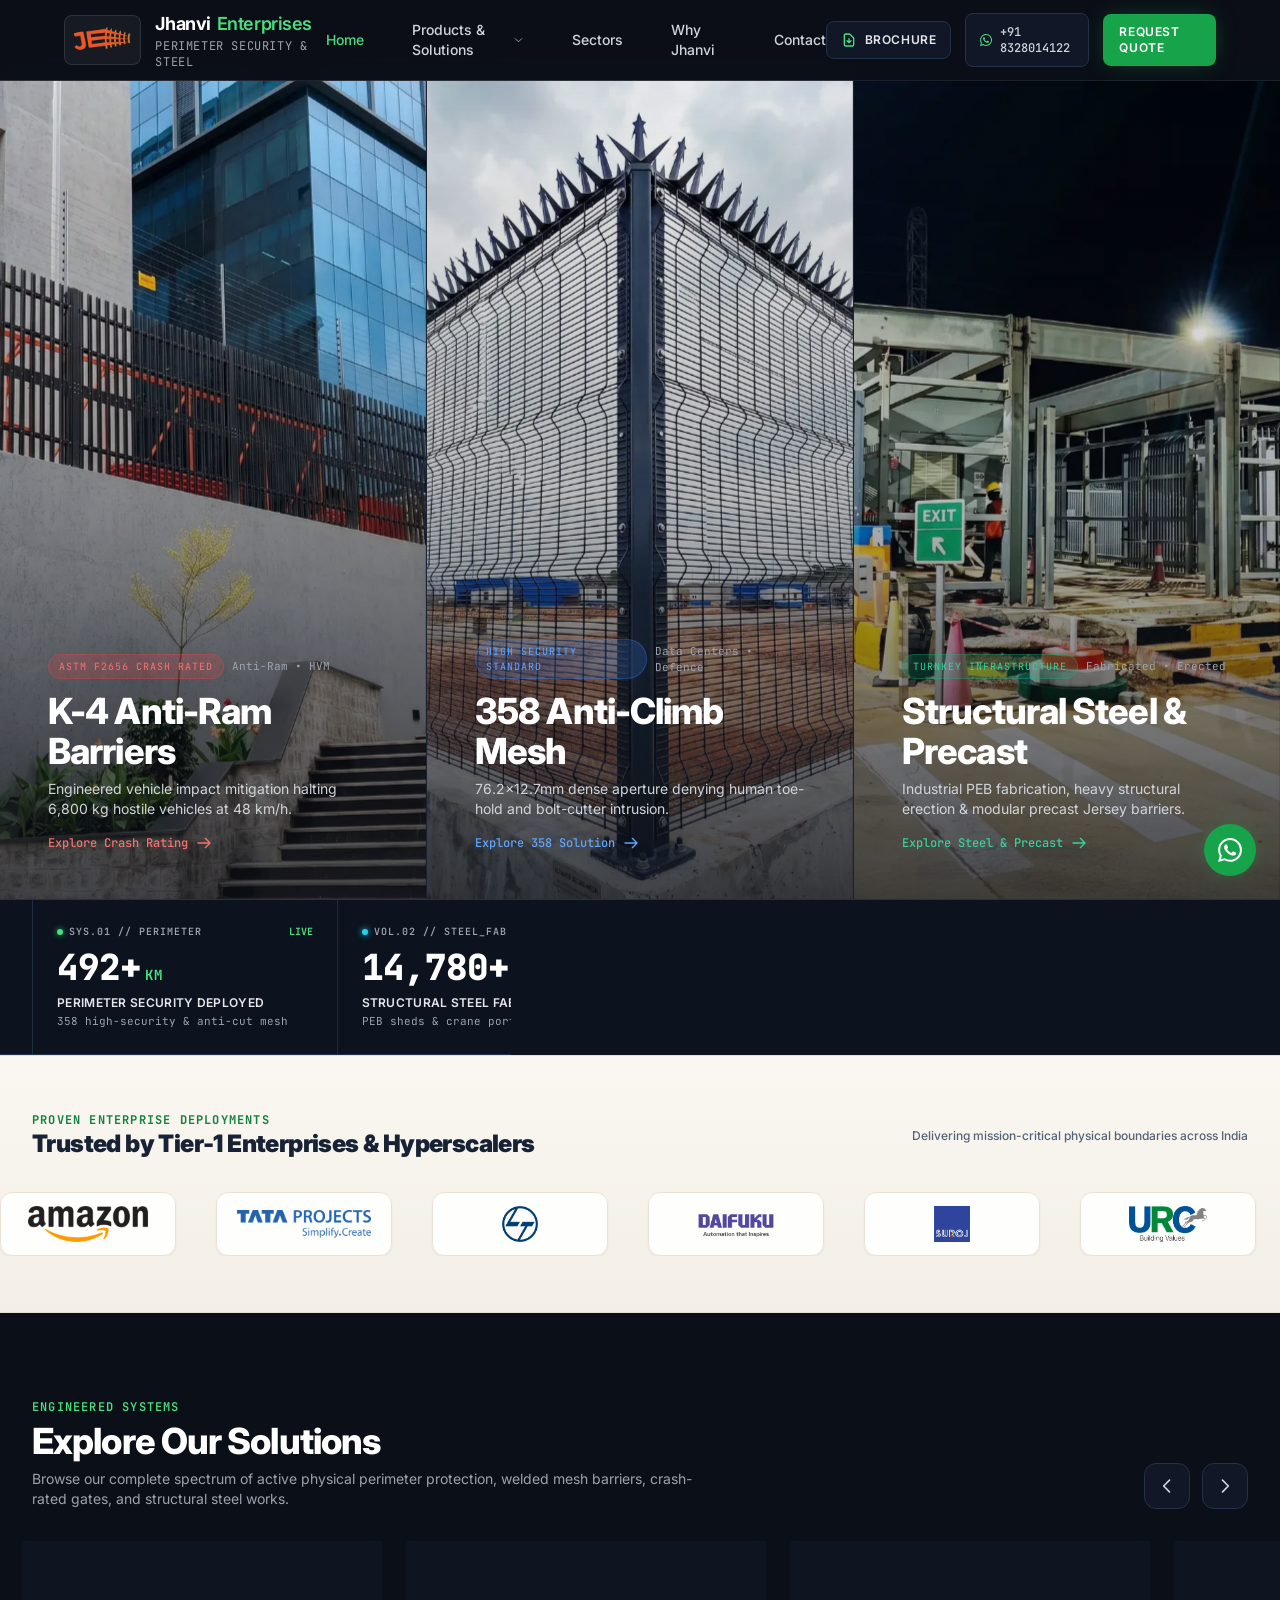
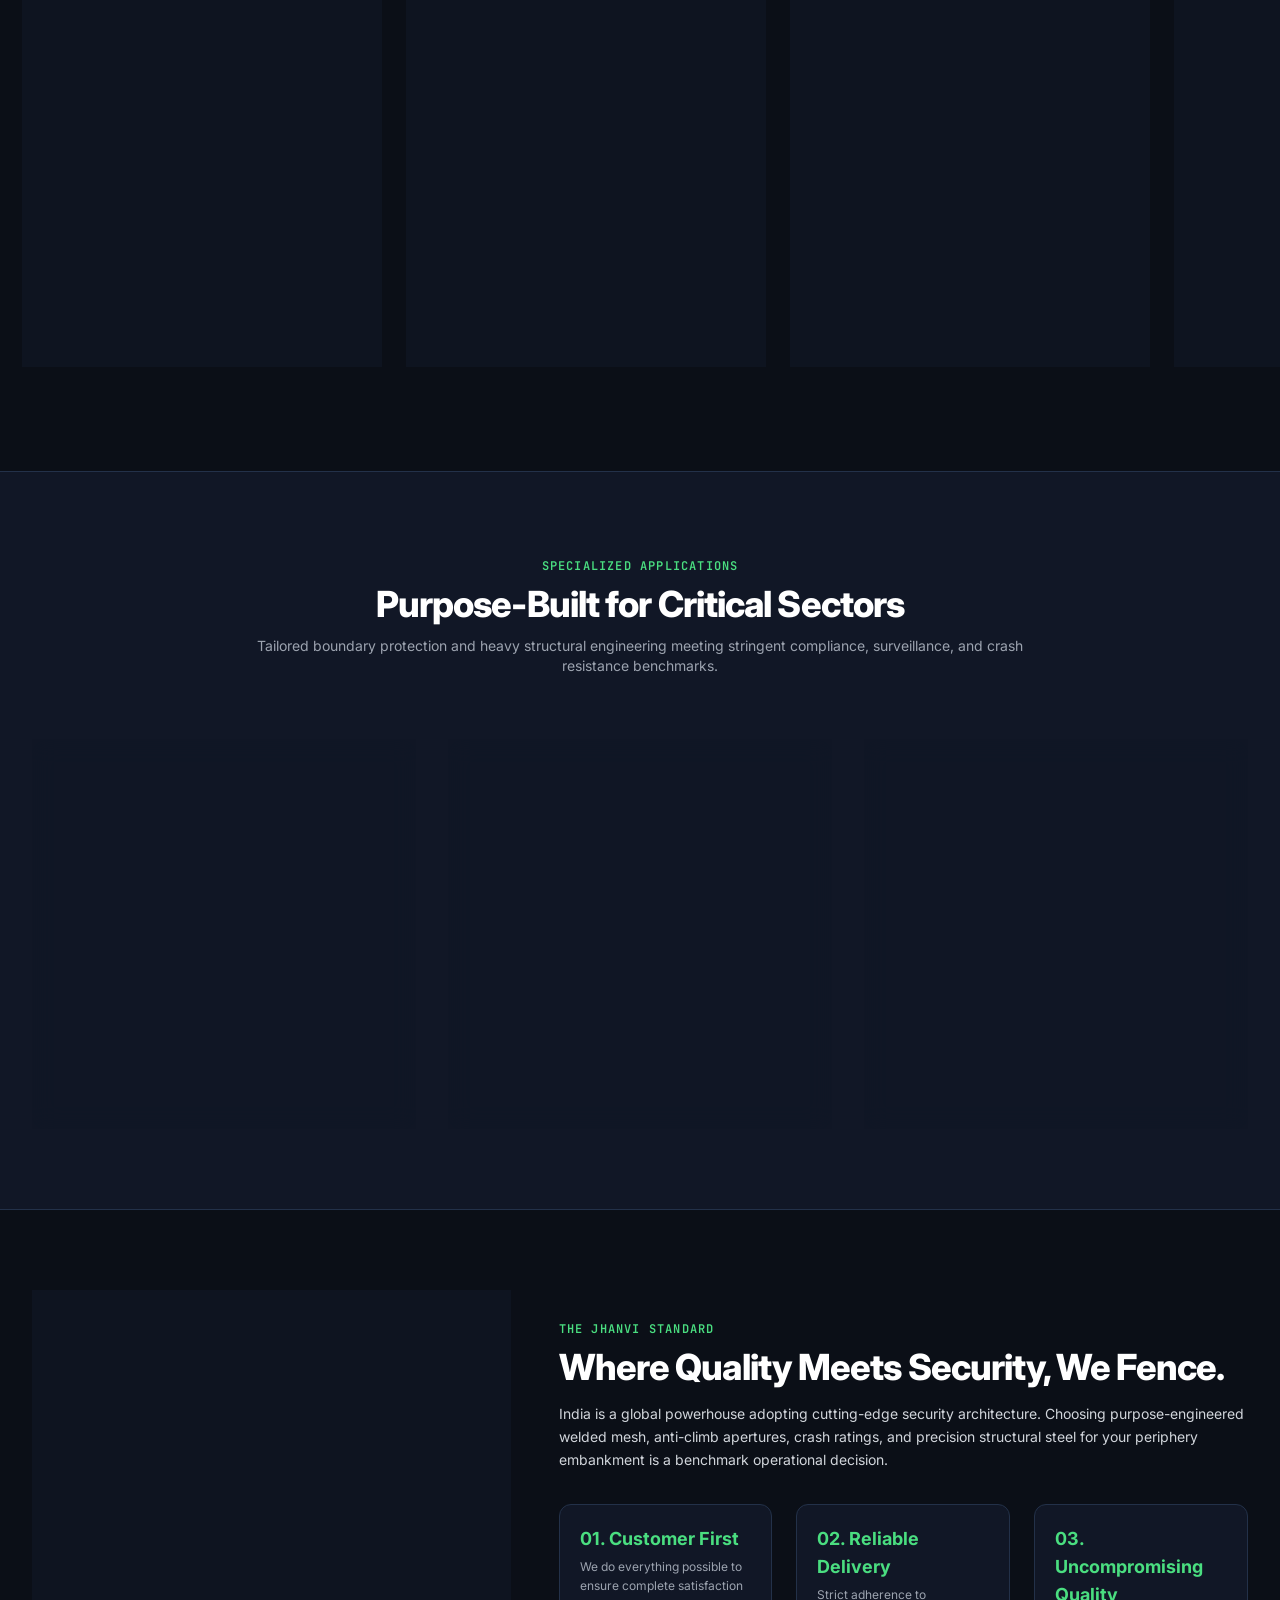
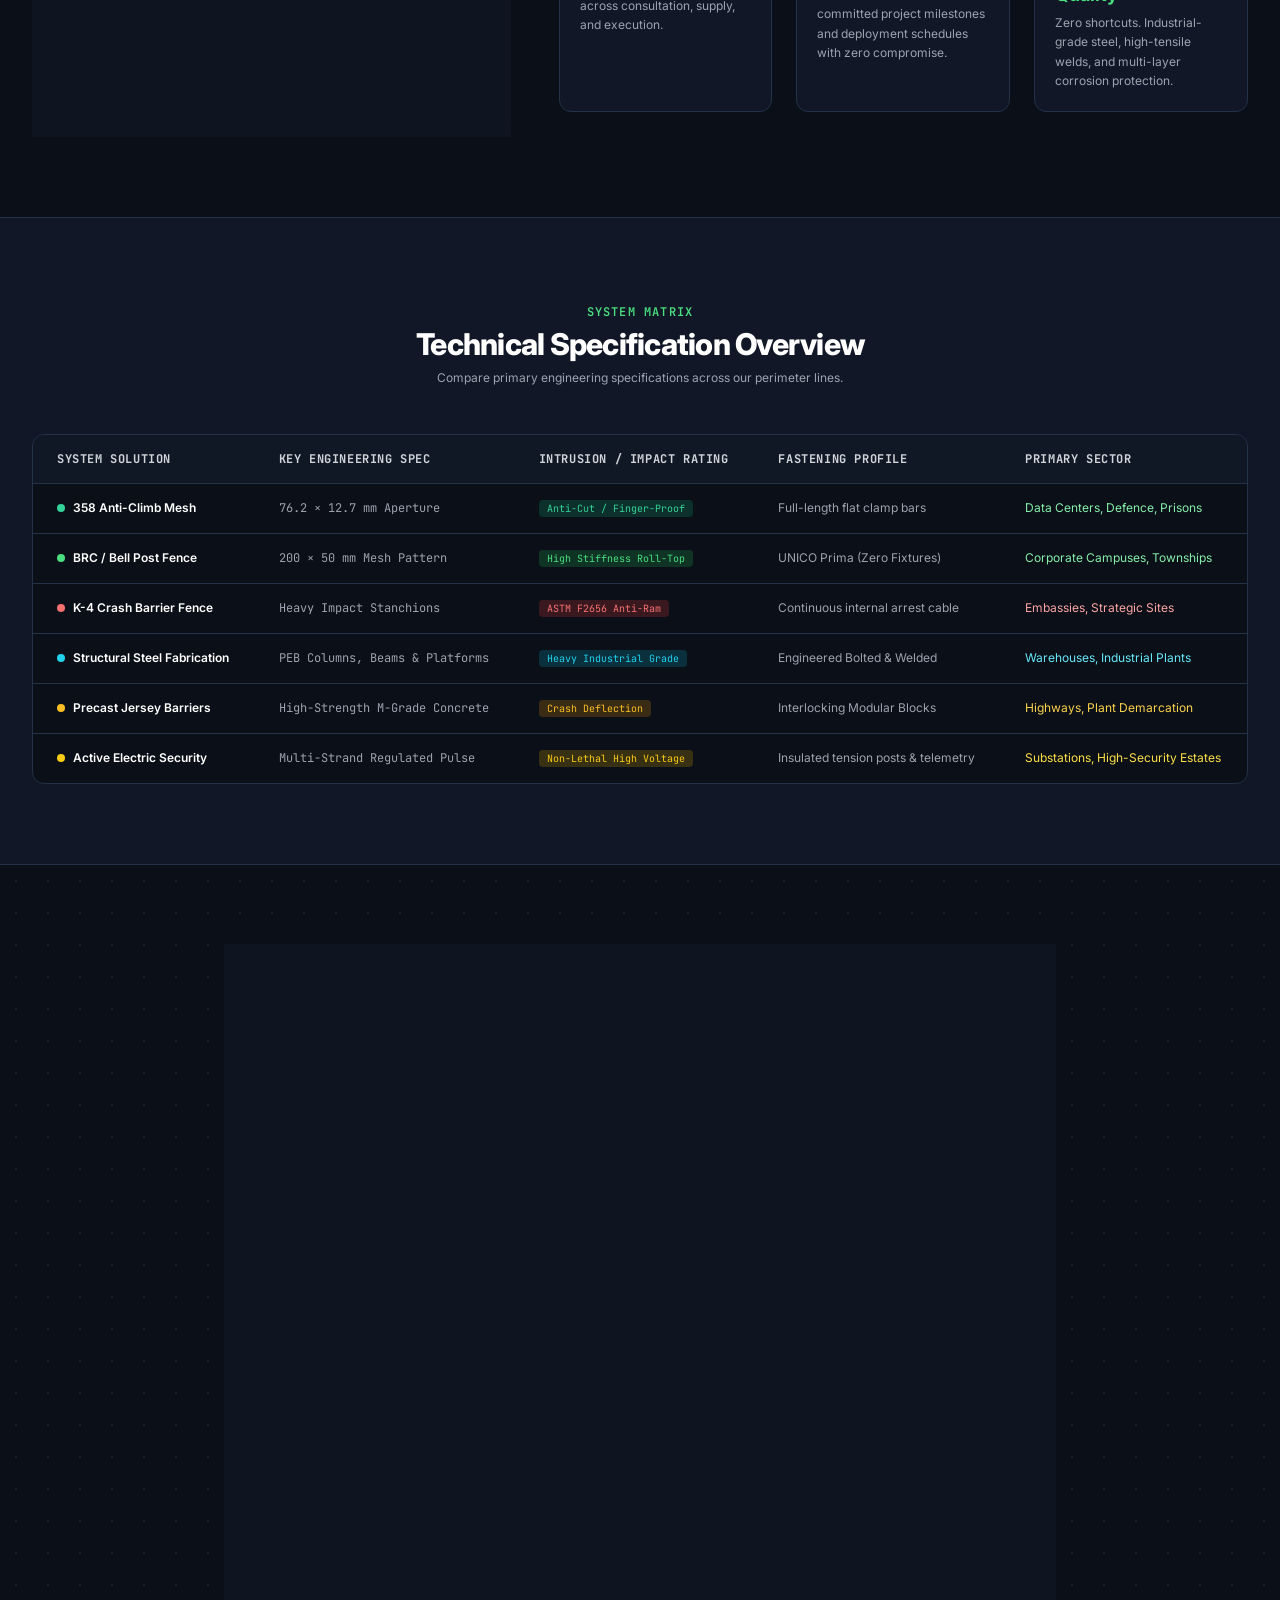
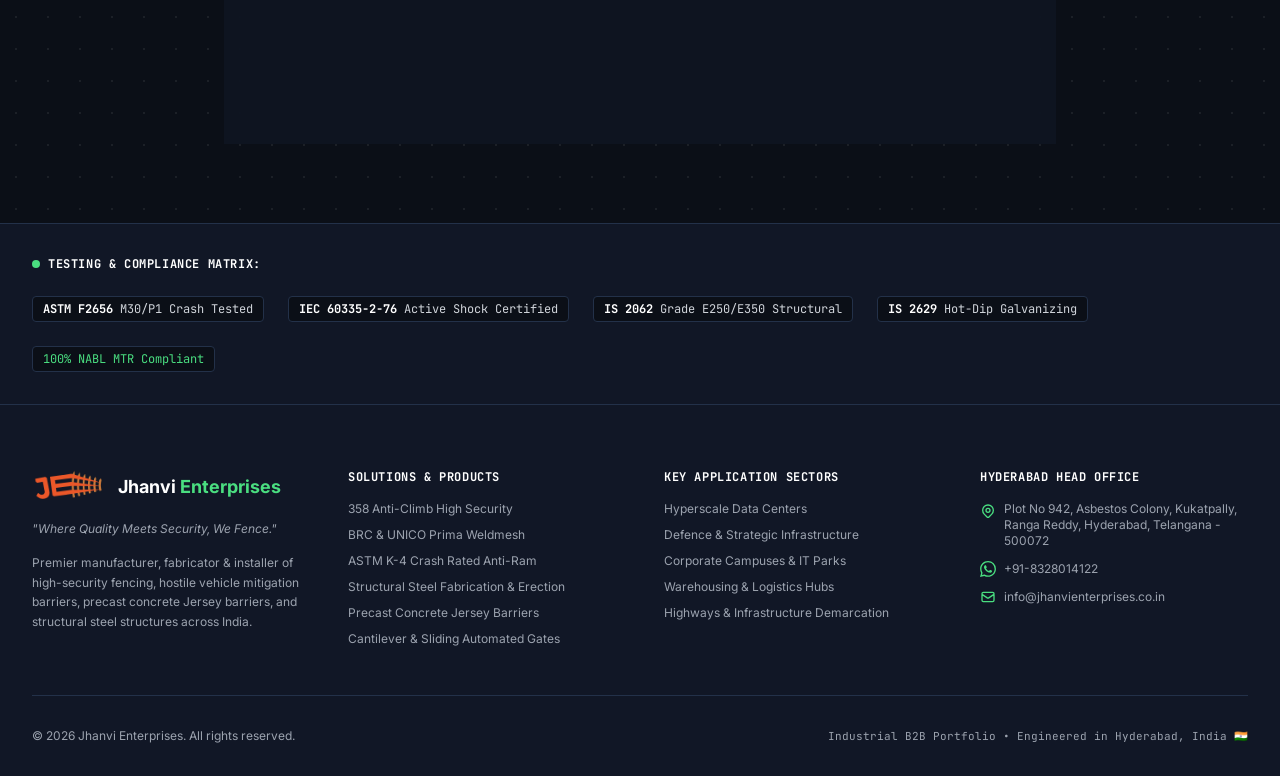
<file: index.html>
<!DOCTYPE html>
<html lang="en" class="scroll-smooth">
<head>
    <meta charset="UTF-8">
    <meta name="viewport" content="width=device-width, initial-scale=1.0">
    <title>Jhanvi Enterprises | Industrial Perimeter Security & Structural Steel</title>
    <meta name="description" content="India's trusted industrial-grade perimeter security fencing, crash-rated HVM barriers, 358 anti-climb, automated gates, precast jersey barriers & structural steel fabrication. Hyderabad, India.">
    <link rel="canonical" href="https://www.jhanvienterprises.co.in/">
    <link rel="icon" type="image/png" href="assets/images/logo2.png">
    <link rel="apple-touch-icon" href="assets/images/logo2.png">

    <!-- Open Graph / WhatsApp / LinkedIn -->
    <meta property="og:type" content="website">
    <meta property="og:url" content="https://www.jhanvienterprises.co.in/">
    <meta property="og:title" content="Jhanvi Enterprises | Industrial Perimeter Security & Structural Steel">
    <meta property="og:description" content="India's trusted manufacturer & turnkey installer of 358 anti-climb mesh, ASTM K-4 crash barriers, automated gates, precast jersey barriers & PEB structural steel.">
    <meta property="og:image" content="https://www.jhanvienterprises.co.in/assets/images/anti_climb_358_installed.webp">
    <meta property="og:site_name" content="Jhanvi Enterprises">

    <!-- Twitter Card -->
    <meta name="twitter:card" content="summary_large_image">
    <meta name="twitter:url" content="https://www.jhanvienterprises.co.in/">
    <meta name="twitter:title" content="Jhanvi Enterprises | Industrial Perimeter Security & Structural Steel">
    <meta name="twitter:description" content="India's trusted manufacturer & turnkey installer of 358 anti-climb mesh, ASTM K-4 crash barriers, automated gates, precast jersey barriers & PEB structural steel.">
    <meta name="twitter:image" content="https://www.jhanvienterprises.co.in/assets/images/anti_climb_358_installed.webp">

    <!-- Schema.org JSON-LD Structured Data -->
    <script type="application/ld+json">
    {
      "@context": "https://schema.org",
      "@type": "LocalBusiness",
      "name": "Jhanvi Enterprises",
      "image": "https://www.jhanvienterprises.co.in/assets/images/logo2.png",
      "url": "https://www.jhanvienterprises.co.in",
      "telephone": "+91-8328014122",
      "email": "info@jhanvienterprises.co.in",
      "priceRange": "$$$$",
      "address": {
        "@type": "PostalAddress",
        "streetAddress": "Plot No 942, Asbestos Colony, Kukatpally",
        "addressLocality": "Hyderabad",
        "addressRegion": "Telangana",
        "postalCode": "500072",
        "addressCountry": "IN"
      },
      "geo": {
        "@type": "GeoCoordinates",
        "latitude": 17.4947,
        "longitude": 78.3996
      },
      "openingHoursSpecification": {
        "@type": "OpeningHoursSpecification",
        "dayOfWeek": ["Monday", "Tuesday", "Wednesday", "Thursday", "Friday", "Saturday"],
        "opens": "09:00",
        "closes": "19:00"
      },
      "description": "Premier manufacturer, fabricator & turnkey installer of high-security 358 anti-climb fencing, ASTM K-4 crash-rated anti-ram barriers, automated cantilever gates, precast concrete jersey barriers, and PEB structural steel across India."
    }
    </script>
    <!-- Preconnect & Pruned Google Fonts (Inter + JetBrains Mono) -->
    <link rel="preconnect" href="https://fonts.googleapis.com">
    <link rel="preconnect" href="https://fonts.gstatic.com" crossorigin>
    <link href="https://fonts.googleapis.com/css2?family=Inter:wght@400;500;600;700;800&family=JetBrains+Mono:wght@400;600&display=swap" rel="stylesheet">
    <!-- Production Compiled Minified Tailwind CSS (27KB static vs 350KB runtime JIT) -->
    <link rel="stylesheet" href="css/style.min.css">
    <style>
        html, body {
            background-color: #0B0F17;
            color: #F3F4F6;
            font-family: 'Inter', sans-serif;
            overflow-x: hidden;
            max-width: 100vw;
            width: 100%;
        }
        
        /* Prevent iOS Auto-Zoom on form input focus by ensuring >= 16px font size on touch */
        @media screen and (max-width: 768px) {
            input, select, textarea {
                font-size: 16px !important;
            }
        }

        /* Subtle Grid Pattern */
        .cyber-grid {
            background-image: radial-gradient(rgba(255, 255, 255, 0.07) 1px, transparent 1px);
            background-size: 32px 32px;
        }

        /* Glassmorphism */
        .glass-header {
            background: rgba(11, 15, 23, 0.82);
            backdrop-filter: blur(16px);
            -webkit-backdrop-filter: blur(16px);
            border-bottom: 1px solid rgba(255, 255, 255, 0.08);
        }

        .glass-card {
            background: rgba(17, 23, 38, 0.7);
            backdrop-filter: blur(12px);
            -webkit-backdrop-filter: blur(12px);
            border: 1px solid rgba(255, 255, 255, 0.08);
        }

        .glass-card:hover {
            border-color: rgba(34, 197, 94, 0.4);
            box-shadow: 0 10px 30px -10px rgba(34, 197, 94, 0.15);
        }

        /* Horizontal Carousel Custom Scrollbar hide */
        .no-scrollbar::-webkit-scrollbar {
            display: none;
        }
        .no-scrollbar {
            -ms-overflow-style: none;
            scrollbar-width: none;
            -webkit-overflow-scrolling: touch;
            overscroll-behavior-x: contain;
        }

        #solutions-track {
            scroll-behavior: auto;
            touch-action: pan-x pan-y;
            will-change: scroll-position;
        }

        /* Custom glow accents */
        .glow-emerald {
            box-shadow: 0 0 25px -5px rgba(34, 197, 94, 0.35);
        }
        .glow-emerald:hover {
            box-shadow: 0 0 35px 0px rgba(34, 197, 94, 0.55);
        }

        /* Hero 3-Item Panel - Bright by default, snappy zoom, and desaturates sibling images on hover */
        .hero-panel-group {
            display: flex;
            height: 100%;
            width: 100%;
        }

        .hero-panel {
            flex: 1 1 0%;
            position: relative;
            overflow: hidden;
            height: 100%;
        }
        
        .hero-panel img {
            transition: transform 0.45s cubic-bezier(0.16, 1, 0.3, 1), filter 0.4s ease;
            transform: scale(1.001);
            filter: brightness(1.02) saturate(1);
            will-change: transform, filter;
        }

        /* Direct Hover on active panel */
        .hero-panel:hover img {
            transform: scale(1.12);
            filter: brightness(1.08) saturate(1.1);
        }

        /* When the group is hovered, make other non-hovered sibling images lose 50% saturation */
        .hero-panel-group:hover .hero-panel:not(:hover) img {
            filter: saturate(0.5) brightness(0.88);
        }

        .hero-panel-group:hover .hero-panel:not(:hover) .overlay-gradient {
            background: linear-gradient(to top, rgba(11, 15, 23, 0.85) 0%, rgba(11, 15, 23, 0.35) 60%, rgba(11, 15, 23, 0.15) 100%);
        }

        .overlay-gradient {
            position: absolute;
            inset: 0;
            background: linear-gradient(to top, rgba(11, 15, 23, 0.75) 0%, rgba(11, 15, 23, 0.25) 50%, rgba(11, 15, 23, 0.05) 100%);
            transition: background 0.4s ease;
        }

        /* Continuous Smooth Logo Marquee (Forward & Reverse) */
        @keyframes marqueeForward {
            0% { transform: translateX(0); }
            100% { transform: translateX(-50%); }
        }
        @keyframes marqueeReverse {
            0% { transform: translateX(-50%); }
            100% { transform: translateX(0); }
        }
        .marquee-track-forward {
            display: flex;
            width: max-content;
            animation: marqueeForward 38s linear infinite;
            will-change: transform;
        }
        .marquee-track-reverse {
            display: flex;
            width: max-content;
            animation: marqueeReverse 38s linear infinite;
            will-change: transform;
        }
        .marquee-track-forward:hover,
        .marquee-track-reverse:hover {
            animation-play-state: paused;
        }

        .marquee-logo-item {
            display: flex;
            align-items: center;
            justify-content: center;
            flex-shrink: 0;
            background: transparent;
            border: none;
            padding: 0;
        }
        .marquee-logo-item img {
            display: block;
            object-fit: contain;
            filter: none !important;
            opacity: 1;
            transition: transform 0.2s ease;
        }
        .marquee-logo-card:hover img {
            transform: scale(1.04);
        }

        /* Animation utilities */
        .fade-in-element {
            opacity: 0;
            transform: translateY(24px);
            transition: opacity 0.7s cubic-bezier(0.16, 1, 0.3, 1), transform 0.7s cubic-bezier(0.16, 1, 0.3, 1);
        }
        .fade-in-element.is-visible {
            opacity: 1;
            transform: translateY(0);
        }
    </style>
</head>
<body class="selection:bg-brand-500 selection:text-white">

<!-- Skip to Main Content Link (WCAG 2.4.1) -->
<a href="#main-content" class="sr-only focus:not-sr-only focus:fixed focus:top-4 focus:left-4 focus:z-50 focus:px-4 focus:py-2.5 focus:bg-brand-600 focus:text-white focus:rounded-lg focus:shadow-2xl focus:font-semibold focus:text-xs focus:uppercase focus:tracking-wider focus:outline-none focus:ring-2 focus:ring-white">
    Skip to Main Content
</a>

<!-- Fixed Top Navbar -->
<header class="fixed top-0 left-0 right-0 z-50 glass-header">
    <div class="w-full px-4 sm:px-8 lg:px-12 xl:px-16">
        <div class="flex items-center justify-between h-20">
            <!-- Brand Logo -->
            <a href="index.html" class="flex items-center gap-3.5 group">
                <div class="p-1.5 rounded-lg bg-white/5 border border-white/10 group-hover:border-brand-500/40 transition-colors">
                    <img src="assets/images/logo2.png" alt="Jhanvi Enterprises Logo" class="h-8 sm:h-9 w-auto object-contain" width="160" height="36" decoding="async">
                </div>
                <div class="flex flex-col">
                    <span class="text-base sm:text-lg font-bold tracking-tight text-white flex items-center gap-1.5">
                        Jhanvi <span class="text-brand-400 font-semibold">Enterprises</span>
                    </span>
                    <span class="text-xs text-gray-400 font-mono tracking-wider uppercase hidden sm:block">Perimeter Security & Steel</span>
                </div>
            </a>

            <!-- Desktop Navigation -->
            <nav class="hidden md:flex items-center gap-8 lg:gap-10 xl:gap-12">
                <a href="index.html" class="text-sm font-medium text-brand-400">Home</a>
                
                <!-- Products Dropdown (Keyboard & Screen Reader Accessible) -->
                <div class="relative group py-2">
                    <a href="products.html" class="text-sm font-medium text-gray-300 hover:text-white flex items-center gap-1.5 transition-colors focus-visible:outline-none focus-visible:ring-2 focus-visible:ring-brand-400 focus-visible:rounded" aria-haspopup="true" aria-expanded="false">
                        Products & Solutions
                        <svg class="w-4 h-4 text-gray-400 group-hover:rotate-180 group-focus-within:rotate-180 transition-transform duration-200" fill="none" stroke="currentColor" viewBox="0 0 24 24"><path stroke-linecap="round" stroke-linejoin="round" stroke-width="2" d="M19 9l-7 7-7-7"/></svg>
                    </a>
                    <!-- Dropdown Menu -->
                    <div class="absolute top-full left-0 w-72 pt-2 opacity-0 invisible group-hover:opacity-100 group-hover:visible group-focus-within:opacity-100 group-focus-within:visible transition-all duration-200 transform translate-y-1 group-hover:translate-y-0 group-focus-within:translate-y-0 pointer-events-none group-hover:pointer-events-auto group-focus-within:pointer-events-auto">
                        <div class="glass-card rounded-xl p-2 shadow-2xl border border-dark-border bg-dark-card/95 backdrop-blur-xl">
                            <a href="products.html?category=welded-mesh-fencing" class="flex items-center gap-3 px-3 py-2.5 rounded-lg text-xs font-medium text-gray-300 hover:text-white hover:bg-dark-surface transition-colors">
                                <span class="w-2 h-2 rounded-full bg-brand-400"></span>
                                358 Anti-Climb & BRC Weldmesh
                            </a>
                            <a href="products.html?category=crash-rated-defense" class="flex items-center gap-3 px-3 py-2.5 rounded-lg text-xs font-medium text-gray-300 hover:text-white hover:bg-dark-surface transition-colors">
                                <span class="w-2 h-2 rounded-full bg-red-400"></span>
                                K-4 Crash Rated Anti-Ram Fence
                            </a>
                            <a href="products.html?category=active-electronic-security" class="flex items-center gap-3 px-3 py-2.5 rounded-lg text-xs font-medium text-gray-300 hover:text-white hover:bg-dark-surface transition-colors">
                                <span class="w-2 h-2 rounded-full bg-yellow-400"></span>
                                Active High-Voltage Electric Fence
                            </a>
                            <a href="products.html?category=gates-and-automation" class="flex items-center gap-3 px-3 py-2.5 rounded-lg text-xs font-medium text-gray-300 hover:text-white hover:bg-dark-surface transition-colors">
                                <span class="w-2 h-2 rounded-full bg-blue-400"></span>
                                Cantilever & Sliding Gates / Motors
                            </a>
                            <div class="border-t border-dark-border my-1"></div>
                            <a href="products.html?category=structural-steel-fabrication" class="flex items-center gap-3 px-3 py-2.5 rounded-lg text-xs font-medium text-brand-300 hover:text-white hover:bg-dark-surface transition-colors">
                                <span class="w-2 h-2 rounded-full bg-emerald-400"></span>
                                Structural Steel Fabrication & Precast
                            </a>
                        </div>
                    </div>
                </div>

                <a href="#sectors" class="text-sm font-medium text-gray-300 hover:text-white transition-colors">Sectors</a>
                <a href="#about" class="text-sm font-medium text-gray-300 hover:text-white transition-colors">Why Jhanvi</a>
                <a href="contact.html" class="text-sm font-medium text-gray-300 hover:text-white transition-colors">Contact</a>
            </nav>

            <!-- CTA Actions -->
            <div class="hidden md:flex items-center gap-3.5">
                <a href="assets/docs/jhanvi-enterprises-technical-spec-2026.pdf" download="Jhanvi_Enterprises_Company_Profile.pdf" class="inline-flex items-center gap-2 px-3.5 py-2.5 rounded-lg text-xs font-semibold uppercase tracking-wider bg-dark-card hover:bg-dark-surface border border-dark-border hover:border-brand-500/50 text-gray-200 hover:text-white transition-all shadow-sm">
                    <svg class="w-4 h-4 text-brand-400" fill="none" stroke="currentColor" viewBox="0 0 24 24"><path stroke-linecap="round" stroke-linejoin="round" stroke-width="2" d="M12 10v6m0 0l-3-3m3 3l3-3m2 8H7a2 2 0 01-2-2V5a2 2 0 012-2h5.586a1 1 0 01.707.293l5.414 5.414a1 1 0 01.293.707V19a2 2 0 01-2 2z"/></svg>
                    <span>Brochure</span>
                </a>
                <a href="https://wa.me/918328014122" target="_blank" class="flex items-center gap-2 text-xs font-mono font-medium text-gray-300 hover:text-brand-400 px-3.5 py-2.5 rounded-lg bg-dark-card border border-dark-border transition-colors">
                    <svg class="w-4 h-4 text-brand-400" fill="currentColor" viewBox="0 0 24 24"><path d="M17.472 14.382c-.297-.149-1.758-.867-2.03-.967-.273-.099-.471-.148-.67.15-.197.297-.767.966-.94 1.164-.173.199-.347.223-.644.075-.297-.15-1.255-.463-2.39-1.475-.883-.788-1.48-1.761-1.653-2.059-.173-.297-.018-.458.13-.606.134-.133.298-.347.446-.52.149-.174.198-.298.298-.497.099-.198.05-.371-.025-.52-.075-.149-.669-1.612-.916-2.207-.242-.579-.487-.5-.669-.51a12.8 12.8 0 00-.57-.01c-.198 0-.52.074-.792.372-.272.297-1.04 1.016-1.04 2.479 0 1.462 1.065 2.875 1.213 3.074.149.198 2.095 3.2 5.077 4.487.709.306 1.262.489 1.694.625.712.227 1.36.195 1.871.118.571-.085 1.758-.719 2.006-1.413.248-.694.248-1.289.173-1.413-.074-.124-.272-.198-.57-.347m-5.421 7.403h-.004a9.87 9.87 0 01-5.031-1.378l-.361-.214-3.741.982.998-3.648-.235-.374a9.86 9.86 0 01-1.51-5.26c.001-5.45 4.436-9.884 9.888-9.884 2.64 0 5.122 1.03 6.988 2.898a9.825 9.825 0 012.893 6.994c-.003 5.45-4.437 9.884-9.885 9.884m8.413-18.297A11.815 11.815 0 0012.05 0C5.495 0 .16 5.335.157 11.892c0 2.096.547 4.142 1.588 5.945L.057 24l6.305-1.654a11.882 11.882 0 005.683 1.448h.005c6.554 0 11.89-5.335 11.893-11.893a11.821 11.821 0 00-3.48-8.413z"/></svg>
                    +91 8328014122
                </a>
                <a href="#rfq-section" class="glow-emerald inline-flex items-center justify-center px-4 py-2.5 rounded-lg text-xs font-semibold uppercase tracking-wider bg-brand-600 hover:bg-brand-500 text-white transition-all">
                    Request Quote
                </a>
            </div>

            <!-- Mobile menu button -->
            <button id="mobile-toggle" class="md:hidden p-2 rounded-lg text-gray-400 hover:text-white hover:bg-dark-card border border-dark-border" aria-label="Toggle navigation" aria-expanded="false" aria-controls="mobile-menu">
                <svg id="hamburger-icon" class="w-6 h-6" fill="none" stroke="currentColor" viewBox="0 0 24 24"><path stroke-linecap="round" stroke-linejoin="round" stroke-width="2" d="M4 6h16M4 12h16M4 18h16"/></svg>
                <svg id="close-icon" class="w-6 h-6 hidden" fill="none" stroke="currentColor" viewBox="0 0 24 24"><path stroke-linecap="round" stroke-linejoin="round" stroke-width="2" d="M6 18L18 6M6 6l12 12"/></svg>
            </button>
        </div>
    </div>

    <!-- Mobile dropdown drawer -->
    <div id="mobile-menu" class="hidden md:hidden border-t border-dark-border bg-dark-base/98 px-4 pt-3 pb-6 space-y-2">
        <a href="index.html" class="block px-3 py-2 rounded-lg text-sm font-medium text-brand-400 bg-dark-surface">Home</a>
        <a href="products.html" class="block px-3 py-2 rounded-lg text-sm font-medium text-gray-300 hover:bg-dark-card">All Products</a>
        <a href="products.html?category=structural-steel-fabrication" class="block px-3 py-2 rounded-lg text-sm font-medium text-gray-300 hover:bg-dark-card">Structural Steel & Precast</a>
        <a href="#sectors" class="block px-3 py-2 rounded-lg text-sm font-medium text-gray-300 hover:bg-dark-card">Application Sectors</a>
        <a href="contact.html" class="block px-3 py-2 rounded-lg text-sm font-medium text-gray-300 hover:bg-dark-card">Contact Us</a>
        <div class="pt-3 space-y-2">
            <a href="assets/docs/jhanvi-enterprises-technical-spec-2026.pdf" download="Jhanvi_Enterprises_Company_Profile.pdf" class="flex items-center justify-center gap-2 w-full py-2.5 rounded-lg text-xs font-semibold uppercase tracking-wider bg-dark-surface border border-dark-border text-gray-200 hover:text-white">
                <svg class="w-4 h-4 text-brand-400" fill="none" stroke="currentColor" viewBox="0 0 24 24"><path stroke-linecap="round" stroke-linejoin="round" stroke-width="2" d="M12 10v6m0 0l-3-3m3 3l3-3m2 8H7a2 2 0 01-2-2V5a2 2 0 012-2h5.586a1 1 0 01.707.293l5.414 5.414a1 1 0 01.293.707V19a2 2 0 01-2 2z"/></svg>
                Download Technical Brochure
            </a>
            <a href="#rfq-section" class="block w-full text-center py-3 rounded-lg text-sm font-semibold uppercase tracking-wider bg-brand-600 hover:bg-brand-500 text-white">
                Request RFQ / Quote
            </a>
        </div>
    </div>
</header>

<main id="main-content">
    <h1 class="sr-only">Jhanvi Enterprises — High Security Perimeter Fencing, ASTM Crash Barriers & Structural Steel Manufacturer in Hyderabad, India</h1>
    <!-- Betafence-Inspired 3-Item Hero Banner (Optimized for Desktop Flex & Mobile Touch Stack) -->
    <section class="relative pt-20 h-screen min-h-[720px] max-h-[1080px] bg-dark-base overflow-hidden border-b border-dark-border">
        <div class="hero-panel-group h-full flex flex-col md:flex-row divide-y md:divide-y-0 md:divide-x divide-dark-border/60">
            
            <!-- Hero Pillar 1: Hostile Vehicle Mitigation / K-4 Crash Rated (Red Shade) -->
            <a href="product-detail.html?id=k4-crash-rated-fence" class="hero-panel relative flex items-end h-1/3 md:h-full p-6 sm:p-8 lg:p-12 overflow-hidden group cursor-pointer">
                <img src="assets/images/k4-crash-rated-anti-ram-fence.webp" alt="K-4 Crash Rated Anti Ram Barrier" class="absolute inset-0 w-full h-full object-cover" width="1200" height="1200" fetchpriority="high" decoding="async">
                <div class="overlay-gradient"></div>
                
                <div class="relative z-10 w-full">
                    <div class="flex items-center gap-2 mb-3">
                        <span class="px-2.5 py-1 rounded-full text-[10px] font-mono uppercase tracking-widest bg-red-500/20 text-red-400 border border-red-500/30">
                            ASTM F2656 Crash Rated
                        </span>
                        <span class="text-[11px] font-mono text-gray-400 hidden sm:inline">Anti-Ram • HVM</span>
                    </div>
                    <h2 class="text-2xl sm:text-3xl lg:text-4xl font-extrabold text-white tracking-tight mb-2 group-hover:text-red-400 transition-colors">
                        K-4 Anti-Ram Barriers
                    </h2>
                    <p class="text-xs sm:text-sm text-gray-300 max-w-md line-clamp-2 sm:line-clamp-none mb-4">
                        Engineered vehicle impact mitigation halting 6,800 kg hostile vehicles at 48 km/h.
                    </p>
                    <div class="flex items-center gap-2 text-xs font-mono font-medium text-red-400">
                        <span>Explore Crash Rating</span>
                        <svg class="w-4 h-4 transform group-hover:translate-x-1.5 transition-transform" fill="none" stroke="currentColor" viewBox="0 0 24 24"><path stroke-linecap="round" stroke-linejoin="round" stroke-width="2" d="M14 5l7 7m0 0l-7 7m7-7H3"/></svg>
                    </div>
                </div>
            </a>

            <!-- Hero Pillar 2: High Security 358 Anti-Climb (Centered Perspective - Blue Shade) -->
            <a href="product-detail.html?id=anti-climb-358-fence" class="hero-panel relative flex items-end h-1/3 md:h-full p-6 sm:p-8 lg:p-12 overflow-hidden group cursor-pointer">
                <img src="assets/images/anti-climb-high-security-mesh.webp" alt="358 Anti Climb High Security Perimeter" class="absolute inset-0 w-full h-full object-cover" width="1200" height="1200" fetchpriority="high" decoding="async">
                <div class="overlay-gradient"></div>
                
                <div class="relative z-10 w-full">
                    <div class="flex items-center gap-2 mb-3">
                        <span class="px-2.5 py-1 rounded-full text-[10px] font-mono uppercase tracking-widest bg-blue-500/20 text-blue-400 border border-blue-500/30">
                            High Security Standard
                        </span>
                        <span class="text-[11px] font-mono text-gray-400 hidden sm:inline">Data Centers • Defence</span>
                    </div>
                    <h2 class="text-2xl sm:text-3xl lg:text-4xl font-extrabold text-white tracking-tight mb-2 group-hover:text-blue-400 transition-colors">
                        358 Anti-Climb Mesh
                    </h2>
                    <p class="text-xs sm:text-sm text-gray-300 max-w-md line-clamp-2 sm:line-clamp-none mb-4">
                        76.2×12.7mm dense aperture denying human toe-hold and bolt-cutter intrusion.
                    </p>
                    <div class="flex items-center gap-2 text-xs font-mono font-medium text-blue-400">
                        <span>Explore 358 Solution</span>
                        <svg class="w-4 h-4 transform group-hover:translate-x-1.5 transition-transform" fill="none" stroke="currentColor" viewBox="0 0 24 24"><path stroke-linecap="round" stroke-linejoin="round" stroke-width="2" d="M14 5l7 7m0 0l-7 7m7-7H3"/></svg>
                    </div>
                </div>
            </a>

            <!-- Hero Pillar 3: Structural Steel Fabrication & Precast Jersey Barriers (Green Shade) -->
            <a href="product-detail.html?id=structural-steel-fabrication-erection" class="hero-panel relative flex items-end h-1/3 md:h-full p-6 sm:p-8 lg:p-12 overflow-hidden group cursor-pointer">
                <img src="assets/images/structural-steel-fabrication-erection-hero.webp" alt="Structural Steel Fabrication & Erection Yard" class="absolute inset-0 w-full h-full object-cover" width="1200" height="1200" fetchpriority="high" decoding="async">
                <div class="overlay-gradient"></div>
                
                <div class="relative z-10 w-full">
                    <div class="flex items-center gap-2 mb-3">
                        <span class="px-2.5 py-1 rounded-full text-[10px] font-mono uppercase tracking-widest bg-emerald-500/20 text-emerald-400 border border-emerald-500/30">
                            Turnkey Infrastructure
                        </span>
                        <span class="text-[11px] font-mono text-gray-400 hidden sm:inline">Fabricated • Erected</span>
                    </div>
                    <h2 class="text-2xl sm:text-3xl lg:text-4xl font-extrabold text-white tracking-tight mb-2 group-hover:text-emerald-400 transition-colors">
                        Structural Steel & Precast
                    </h2>
                    <p class="text-xs sm:text-sm text-gray-300 max-w-md line-clamp-2 sm:line-clamp-none mb-4">
                        Industrial PEB fabrication, heavy structural erection & modular precast Jersey barriers.
                    </p>
                    <div class="flex items-center gap-2 text-xs font-mono font-medium text-emerald-400">
                        <span>Explore Steel & Precast</span>
                        <svg class="w-4 h-4 transform group-hover:translate-x-1.5 transition-transform" fill="none" stroke="currentColor" viewBox="0 0 24 24"><path stroke-linecap="round" stroke-linejoin="round" stroke-width="2" d="M14 5l7 7m0 0l-7 7m7-7H3"/></svg>
                    </div>
                </div>
            </a>

        </div>
    </section>

        <!-- Enterprise Impact Telemetry HUD (Sharp, Tactile, Precision Metrics) -->
    <section class="border-b border-dark-border bg-[#0d131f]/95 backdrop-blur-md relative overflow-hidden" id="impact-metrics" aria-label="Enterprise Deployment Scale Metrics">
        <div class="max-w-7xl mx-auto px-4 sm:px-6 lg:px-8">
            <div class="grid grid-cols-2 lg:grid-cols-4 divide-y sm:divide-y-0 sm:divide-x divide-dark-border/80 border-x border-dark-border/80">
                
                <!-- Cell 01: Perimeter Scale -->
                <div class="p-4 sm:p-5 lg:p-6 hover:bg-white/[0.02] transition-colors relative group">
                    <div class="flex items-center justify-between gap-2 mb-2">
                        <div class="flex items-center gap-1.5">
                            <span class="w-1.5 h-1.5 rounded-full bg-brand-400 shadow-[0_0_6px_#22c55e]"></span>
                            <span class="text-[10px] font-mono uppercase tracking-widest text-gray-400 font-semibold">SYS.01 // PERIMETER</span>
                        </div>
                        <span class="text-[10px] font-mono text-brand-400 font-bold hidden sm:inline">LIVE</span>
                    </div>
                    <div class="flex items-baseline gap-1 mt-1">
                        <span class="text-2xl sm:text-3xl lg:text-4xl font-extrabold font-mono text-white tracking-tight metric-counter" data-target="500" data-suffix="+">500+</span>
                        <span class="text-xs sm:text-sm font-bold font-mono text-brand-400 tracking-wider">KM</span>
                    </div>
                    <div class="text-xs font-semibold text-gray-200 mt-2 uppercase tracking-wide">Perimeter Security Deployed</div>
                    <div class="text-[11px] font-mono text-gray-400 mt-0.5">358 high-security & anti-cut mesh</div>
                </div>

                <!-- Cell 02: Structural Steel Fabrication -->
                <div class="p-4 sm:p-5 lg:p-6 hover:bg-white/[0.02] transition-colors relative group">
                    <div class="flex items-center justify-between gap-2 mb-2">
                        <div class="flex items-center gap-1.5">
                            <span class="w-1.5 h-1.5 rounded-full bg-cyan-400 shadow-[0_0_6px_#22d3ee]"></span>
                            <span class="text-[10px] font-mono uppercase tracking-widest text-gray-400 font-semibold">VOL.02 // STEEL_FAB</span>
                        </div>
                        <span class="text-[10px] font-mono text-cyan-400 font-bold hidden sm:inline">HEAVY</span>
                    </div>
                    <div class="flex items-baseline gap-1 mt-1">
                        <span class="text-2xl sm:text-3xl lg:text-4xl font-extrabold font-mono text-white tracking-tight metric-counter" data-target="15000" data-suffix="+" data-format="comma">15,000+</span>
                        <span class="text-xs sm:text-sm font-bold font-mono text-cyan-400 tracking-wider">MT</span>
                    </div>
                    <div class="text-xs font-semibold text-gray-200 mt-2 uppercase tracking-wide">Structural Steel Fabricated</div>
                    <div class="text-[11px] font-mono text-gray-400 mt-0.5">PEB sheds & crane portal gantries</div>
                </div>

                <!-- Cell 03: Pan-India Turnkey Reach -->
                <div class="p-4 sm:p-5 lg:p-6 hover:bg-white/[0.02] transition-colors relative group">
                    <div class="flex items-center justify-between gap-2 mb-2">
                        <div class="flex items-center gap-1.5">
                            <span class="w-1.5 h-1.5 rounded-full bg-emerald-400 shadow-[0_0_6px_#34d399]"></span>
                            <span class="text-[10px] font-mono uppercase tracking-widest text-gray-400 font-semibold">GEO.03 // TURNKEY</span>
                        </div>
                        <span class="text-[10px] font-mono text-emerald-400 font-bold hidden sm:inline">NATIONAL</span>
                    </div>
                    <div class="flex items-baseline gap-1 mt-1">
                        <span class="text-2xl sm:text-3xl lg:text-4xl font-extrabold font-mono text-white tracking-tight metric-counter" data-target="12" data-suffix="+">12+</span>
                        <span class="text-xs sm:text-sm font-bold font-mono text-emerald-400 tracking-wider">STATES</span>
                    </div>
                    <div class="text-xs font-semibold text-gray-200 mt-2 uppercase tracking-wide">Turnkey Supply & Erection</div>
                    <div class="text-[11px] font-mono text-gray-400 mt-0.5">Hydraulic cranes & civil deployment</div>
                </div>

                <!-- Cell 04: Quality Standards Matrix -->
                <div class="p-4 sm:p-5 lg:p-6 hover:bg-white/[0.02] transition-colors relative group">
                    <div class="flex items-center justify-between gap-2 mb-2">
                        <div class="flex items-center gap-1.5">
                            <span class="w-1.5 h-1.5 rounded-full bg-amber-400 shadow-[0_0_6px_#fbbf24]"></span>
                            <span class="text-[10px] font-mono uppercase tracking-widest text-gray-400 font-semibold">STD.04 // COMPLIANCE</span>
                        </div>
                        <span class="text-[10px] font-mono text-amber-400 font-bold hidden sm:inline">ASSURED</span>
                    </div>
                    <div class="flex items-baseline gap-1 mt-1">
                        <span class="text-xl sm:text-2xl lg:text-3xl font-extrabold font-mono text-white tracking-tight">ASTM & IEC</span>
                    </div>
                    <div class="text-xs font-semibold text-gray-200 mt-2 uppercase tracking-wide">Certified Quality Benchmarks</div>
                    <div class="text-[11px] font-mono text-gray-400 mt-0.5">ASTM F2656, IEC 60335, IS 2062</div>
                </div>

            </div>
        </div>
    </section>

        <!-- Client & Partner Trust Marquee (Warm Architectural Cream / Engineering Parchment) -->
    <section class="py-12 sm:py-14 bg-gradient-to-b from-[#FAF7F2] to-[#F3EFE6] border-y border-[#E6DFD3] overflow-hidden" id="client-marquee">
        <div class="max-w-7xl mx-auto px-4 sm:px-6 lg:px-8 mb-6 sm:mb-8">
            <div class="flex flex-col sm:flex-row sm:items-center justify-between gap-2">
                <div>
                    <span class="text-xs font-mono uppercase tracking-widest text-[#15803D] font-bold block">Proven Enterprise Deployments</span>
                    <h3 class="text-xl sm:text-2xl font-black text-[#182235] tracking-tight">Trusted by Tier-1 Enterprises & Hyperscalers</h3>
                </div>
                <span class="text-xs font-medium text-[#536377]">Delivering mission-critical physical boundaries across India</span>
            </div>
        </div>
        
        <!-- Desktop: Single Infinite Slow Forward Marquee -->
        <div class="hidden md:block relative w-full overflow-hidden">
            <div class="marquee-track-forward gap-8 lg:gap-10 items-center">
                <div class="marquee-logo-item"><div class="marquee-logo-card px-4 py-2.5 sm:px-5 sm:py-3 rounded-xl bg-white/90 shadow-sm border border-[#E8E2D5] flex items-center justify-center h-14 sm:h-16 w-36 sm:w-44 hover:shadow-md hover:border-brand-500/40 transition-all"><img src="assets/images/client_logo_01.webp" alt="Amazon logo" class="max-h-8 sm:max-h-9 w-auto object-contain" loading="lazy" decoding="async" width="140" height="48"></div></div>
                <div class="marquee-logo-item"><div class="marquee-logo-card px-4 py-2.5 sm:px-5 sm:py-3 rounded-xl bg-white/90 shadow-sm border border-[#E8E2D5] flex items-center justify-center h-14 sm:h-16 w-36 sm:w-44 hover:shadow-md hover:border-brand-500/40 transition-all"><img src="assets/images/client_logo_02.webp" alt="Tata Projects logo" class="max-h-8 sm:max-h-9 w-auto object-contain" loading="lazy" decoding="async" width="140" height="48"></div></div>
                <div class="marquee-logo-item"><div class="marquee-logo-card px-4 py-2.5 sm:px-5 sm:py-3 rounded-xl bg-white/90 shadow-sm border border-[#E8E2D5] flex items-center justify-center h-14 sm:h-16 w-36 sm:w-44 hover:shadow-md hover:border-brand-500/40 transition-all"><img src="assets/images/client_logo_03.webp" alt="L&T Construction logo" class="max-h-8 sm:max-h-9 w-auto object-contain" loading="lazy" decoding="async" width="140" height="48"></div></div>
                <div class="marquee-logo-item"><div class="marquee-logo-card px-4 py-2.5 sm:px-5 sm:py-3 rounded-xl bg-white/90 shadow-sm border border-[#E8E2D5] flex items-center justify-center h-14 sm:h-16 w-36 sm:w-44 hover:shadow-md hover:border-brand-500/40 transition-all"><img src="assets/images/client_logo_04.webp" alt="Daifuku logo" class="max-h-8 sm:max-h-9 w-auto object-contain" loading="lazy" decoding="async" width="140" height="48"></div></div>
                <div class="marquee-logo-item"><div class="marquee-logo-card px-4 py-2.5 sm:px-5 sm:py-3 rounded-xl bg-white/90 shadow-sm border border-[#E8E2D5] flex items-center justify-center h-14 sm:h-16 w-36 sm:w-44 hover:shadow-md hover:border-brand-500/40 transition-all"><img src="assets/images/client_logo_05.webp" alt="Suroj Buildcon logo" class="max-h-8 sm:max-h-9 w-auto object-contain" loading="lazy" decoding="async" width="140" height="48"></div></div>
                <div class="marquee-logo-item"><div class="marquee-logo-card px-4 py-2.5 sm:px-5 sm:py-3 rounded-xl bg-white/90 shadow-sm border border-[#E8E2D5] flex items-center justify-center h-14 sm:h-16 w-36 sm:w-44 hover:shadow-md hover:border-brand-500/40 transition-all"><img src="assets/images/client_logo_06.webp" alt="URCC logo" class="max-h-8 sm:max-h-9 w-auto object-contain" loading="lazy" decoding="async" width="140" height="48"></div></div>
                <div class="marquee-logo-item"><div class="marquee-logo-card px-4 py-2.5 sm:px-5 sm:py-3 rounded-xl bg-white/90 shadow-sm border border-[#E8E2D5] flex items-center justify-center h-14 sm:h-16 w-36 sm:w-44 hover:shadow-md hover:border-brand-500/40 transition-all"><img src="assets/images/client_logo_07.webp" alt="Sattva Group logo" class="max-h-8 sm:max-h-9 w-auto object-contain" loading="lazy" decoding="async" width="140" height="48"></div></div>
                <div class="marquee-logo-item"><div class="marquee-logo-card px-4 py-2.5 sm:px-5 sm:py-3 rounded-xl bg-white/90 shadow-sm border border-[#E8E2D5] flex items-center justify-center h-14 sm:h-16 w-36 sm:w-44 hover:shadow-md hover:border-brand-500/40 transition-all"><img src="assets/images/client_logo_08.webp" alt="Aparna Constructions logo" class="max-h-8 sm:max-h-9 w-auto object-contain" loading="lazy" decoding="async" width="140" height="48"></div></div>
                <div class="marquee-logo-item"><div class="marquee-logo-card px-4 py-2.5 sm:px-5 sm:py-3 rounded-xl bg-white/90 shadow-sm border border-[#E8E2D5] flex items-center justify-center h-14 sm:h-16 w-36 sm:w-44 hover:shadow-md hover:border-brand-500/40 transition-all"><img src="assets/images/client_logo_09.webp" alt="My Home Group logo" class="max-h-8 sm:max-h-9 w-auto object-contain" loading="lazy" decoding="async" width="140" height="48"></div></div>
                <div class="marquee-logo-item"><div class="marquee-logo-card px-4 py-2.5 sm:px-5 sm:py-3 rounded-xl bg-white/90 shadow-sm border border-[#E8E2D5] flex items-center justify-center h-14 sm:h-16 w-36 sm:w-44 hover:shadow-md hover:border-brand-500/40 transition-all"><img src="assets/images/client_logo_10.webp" alt="Aurobindo Realty logo" class="max-h-8 sm:max-h-9 w-auto object-contain" loading="lazy" decoding="async" width="140" height="48"></div></div>
                <div class="marquee-logo-item"><div class="marquee-logo-card px-4 py-2.5 sm:px-5 sm:py-3 rounded-xl bg-white/90 shadow-sm border border-[#E8E2D5] flex items-center justify-center h-14 sm:h-16 w-36 sm:w-44 hover:shadow-md hover:border-brand-500/40 transition-all"><img src="assets/images/client_logo_11.webp" alt="Hiranandani logo" class="max-h-8 sm:max-h-9 w-auto object-contain" loading="lazy" decoding="async" width="140" height="48"></div></div>
                <div class="marquee-logo-item"><div class="marquee-logo-card px-4 py-2.5 sm:px-5 sm:py-3 rounded-xl bg-white/90 shadow-sm border border-[#E8E2D5] flex items-center justify-center h-14 sm:h-16 w-36 sm:w-44 hover:shadow-md hover:border-brand-500/40 transition-all"><img src="assets/images/client_logo_12.webp" alt="House of Hiranandani logo" class="max-h-8 sm:max-h-9 w-auto object-contain" loading="lazy" decoding="async" width="140" height="48"></div></div>
                <div class="marquee-logo-item"><div class="marquee-logo-card px-4 py-2.5 sm:px-5 sm:py-3 rounded-xl bg-white/90 shadow-sm border border-[#E8E2D5] flex items-center justify-center h-14 sm:h-16 w-36 sm:w-44 hover:shadow-md hover:border-brand-500/40 transition-all"><img src="assets/images/client_logo_01.webp" alt="Amazon logo" class="max-h-8 sm:max-h-9 w-auto object-contain" loading="lazy" decoding="async" width="140" height="48"></div></div>
                <div class="marquee-logo-item"><div class="marquee-logo-card px-4 py-2.5 sm:px-5 sm:py-3 rounded-xl bg-white/90 shadow-sm border border-[#E8E2D5] flex items-center justify-center h-14 sm:h-16 w-36 sm:w-44 hover:shadow-md hover:border-brand-500/40 transition-all"><img src="assets/images/client_logo_02.webp" alt="Tata Projects logo" class="max-h-8 sm:max-h-9 w-auto object-contain" loading="lazy" decoding="async" width="140" height="48"></div></div>
                <div class="marquee-logo-item"><div class="marquee-logo-card px-4 py-2.5 sm:px-5 sm:py-3 rounded-xl bg-white/90 shadow-sm border border-[#E8E2D5] flex items-center justify-center h-14 sm:h-16 w-36 sm:w-44 hover:shadow-md hover:border-brand-500/40 transition-all"><img src="assets/images/client_logo_03.webp" alt="L&T Construction logo" class="max-h-8 sm:max-h-9 w-auto object-contain" loading="lazy" decoding="async" width="140" height="48"></div></div>
                <div class="marquee-logo-item"><div class="marquee-logo-card px-4 py-2.5 sm:px-5 sm:py-3 rounded-xl bg-white/90 shadow-sm border border-[#E8E2D5] flex items-center justify-center h-14 sm:h-16 w-36 sm:w-44 hover:shadow-md hover:border-brand-500/40 transition-all"><img src="assets/images/client_logo_04.webp" alt="Daifuku logo" class="max-h-8 sm:max-h-9 w-auto object-contain" loading="lazy" decoding="async" width="140" height="48"></div></div>
                <div class="marquee-logo-item"><div class="marquee-logo-card px-4 py-2.5 sm:px-5 sm:py-3 rounded-xl bg-white/90 shadow-sm border border-[#E8E2D5] flex items-center justify-center h-14 sm:h-16 w-36 sm:w-44 hover:shadow-md hover:border-brand-500/40 transition-all"><img src="assets/images/client_logo_05.webp" alt="Suroj Buildcon logo" class="max-h-8 sm:max-h-9 w-auto object-contain" loading="lazy" decoding="async" width="140" height="48"></div></div>
                <div class="marquee-logo-item"><div class="marquee-logo-card px-4 py-2.5 sm:px-5 sm:py-3 rounded-xl bg-white/90 shadow-sm border border-[#E8E2D5] flex items-center justify-center h-14 sm:h-16 w-36 sm:w-44 hover:shadow-md hover:border-brand-500/40 transition-all"><img src="assets/images/client_logo_06.webp" alt="URCC logo" class="max-h-8 sm:max-h-9 w-auto object-contain" loading="lazy" decoding="async" width="140" height="48"></div></div>
                <div class="marquee-logo-item"><div class="marquee-logo-card px-4 py-2.5 sm:px-5 sm:py-3 rounded-xl bg-white/90 shadow-sm border border-[#E8E2D5] flex items-center justify-center h-14 sm:h-16 w-36 sm:w-44 hover:shadow-md hover:border-brand-500/40 transition-all"><img src="assets/images/client_logo_07.webp" alt="Sattva Group logo" class="max-h-8 sm:max-h-9 w-auto object-contain" loading="lazy" decoding="async" width="140" height="48"></div></div>
                <div class="marquee-logo-item"><div class="marquee-logo-card px-4 py-2.5 sm:px-5 sm:py-3 rounded-xl bg-white/90 shadow-sm border border-[#E8E2D5] flex items-center justify-center h-14 sm:h-16 w-36 sm:w-44 hover:shadow-md hover:border-brand-500/40 transition-all"><img src="assets/images/client_logo_08.webp" alt="Aparna Constructions logo" class="max-h-8 sm:max-h-9 w-auto object-contain" loading="lazy" decoding="async" width="140" height="48"></div></div>
                <div class="marquee-logo-item"><div class="marquee-logo-card px-4 py-2.5 sm:px-5 sm:py-3 rounded-xl bg-white/90 shadow-sm border border-[#E8E2D5] flex items-center justify-center h-14 sm:h-16 w-36 sm:w-44 hover:shadow-md hover:border-brand-500/40 transition-all"><img src="assets/images/client_logo_09.webp" alt="My Home Group logo" class="max-h-8 sm:max-h-9 w-auto object-contain" loading="lazy" decoding="async" width="140" height="48"></div></div>
                <div class="marquee-logo-item"><div class="marquee-logo-card px-4 py-2.5 sm:px-5 sm:py-3 rounded-xl bg-white/90 shadow-sm border border-[#E8E2D5] flex items-center justify-center h-14 sm:h-16 w-36 sm:w-44 hover:shadow-md hover:border-brand-500/40 transition-all"><img src="assets/images/client_logo_10.webp" alt="Aurobindo Realty logo" class="max-h-8 sm:max-h-9 w-auto object-contain" loading="lazy" decoding="async" width="140" height="48"></div></div>
                <div class="marquee-logo-item"><div class="marquee-logo-card px-4 py-2.5 sm:px-5 sm:py-3 rounded-xl bg-white/90 shadow-sm border border-[#E8E2D5] flex items-center justify-center h-14 sm:h-16 w-36 sm:w-44 hover:shadow-md hover:border-brand-500/40 transition-all"><img src="assets/images/client_logo_11.webp" alt="Hiranandani logo" class="max-h-8 sm:max-h-9 w-auto object-contain" loading="lazy" decoding="async" width="140" height="48"></div></div>
                <div class="marquee-logo-item"><div class="marquee-logo-card px-4 py-2.5 sm:px-5 sm:py-3 rounded-xl bg-white/90 shadow-sm border border-[#E8E2D5] flex items-center justify-center h-14 sm:h-16 w-36 sm:w-44 hover:shadow-md hover:border-brand-500/40 transition-all"><img src="assets/images/client_logo_12.webp" alt="House of Hiranandani logo" class="max-h-8 sm:max-h-9 w-auto object-contain" loading="lazy" decoding="async" width="140" height="48"></div></div>
            </div>
        </div>

        <!-- Mobile / Tablet Phone View: 2 Counter-Scrolling Rows -->
        <div class="md:hidden space-y-4">
            <!-- Row 1: Forward Direction (Logos 1 to 6) -->
            <div class="relative w-full overflow-hidden">
                <div class="marquee-track-forward gap-4 items-center">
                    <div class="marquee-logo-item"><div class="marquee-logo-card px-3.5 py-2 rounded-xl bg-white/90 shadow-sm border border-[#E8E2D5] flex items-center justify-center h-12 w-32 hover:shadow-md transition-all"><img src="assets/images/client_logo_01.webp" alt="Amazon logo" class="max-h-7 w-auto object-contain" loading="lazy" decoding="async" width="120" height="36"></div></div>
                    <div class="marquee-logo-item"><div class="marquee-logo-card px-3.5 py-2 rounded-xl bg-white/90 shadow-sm border border-[#E8E2D5] flex items-center justify-center h-12 w-32 hover:shadow-md transition-all"><img src="assets/images/client_logo_02.webp" alt="Tata Projects logo" class="max-h-7 w-auto object-contain" loading="lazy" decoding="async" width="120" height="36"></div></div>
                    <div class="marquee-logo-item"><div class="marquee-logo-card px-3.5 py-2 rounded-xl bg-white/90 shadow-sm border border-[#E8E2D5] flex items-center justify-center h-12 w-32 hover:shadow-md transition-all"><img src="assets/images/client_logo_03.webp" alt="L&T Construction logo" class="max-h-7 w-auto object-contain" loading="lazy" decoding="async" width="120" height="36"></div></div>
                    <div class="marquee-logo-item"><div class="marquee-logo-card px-3.5 py-2 rounded-xl bg-white/90 shadow-sm border border-[#E8E2D5] flex items-center justify-center h-12 w-32 hover:shadow-md transition-all"><img src="assets/images/client_logo_04.webp" alt="Daifuku logo" class="max-h-7 w-auto object-contain" loading="lazy" decoding="async" width="120" height="36"></div></div>
                    <div class="marquee-logo-item"><div class="marquee-logo-card px-3.5 py-2 rounded-xl bg-white/90 shadow-sm border border-[#E8E2D5] flex items-center justify-center h-12 w-32 hover:shadow-md transition-all"><img src="assets/images/client_logo_05.webp" alt="Suroj Buildcon logo" class="max-h-7 w-auto object-contain" loading="lazy" decoding="async" width="120" height="36"></div></div>
                    <div class="marquee-logo-item"><div class="marquee-logo-card px-3.5 py-2 rounded-xl bg-white/90 shadow-sm border border-[#E8E2D5] flex items-center justify-center h-12 w-32 hover:shadow-md transition-all"><img src="assets/images/client_logo_06.webp" alt="URCC logo" class="max-h-7 w-auto object-contain" loading="lazy" decoding="async" width="120" height="36"></div></div>
                    <div class="marquee-logo-item"><div class="marquee-logo-card px-3.5 py-2 rounded-xl bg-white/90 shadow-sm border border-[#E8E2D5] flex items-center justify-center h-12 w-32 hover:shadow-md transition-all"><img src="assets/images/client_logo_01.webp" alt="Amazon logo" class="max-h-7 w-auto object-contain" loading="lazy" decoding="async" width="120" height="36"></div></div>
                    <div class="marquee-logo-item"><div class="marquee-logo-card px-3.5 py-2 rounded-xl bg-white/90 shadow-sm border border-[#E8E2D5] flex items-center justify-center h-12 w-32 hover:shadow-md transition-all"><img src="assets/images/client_logo_02.webp" alt="Tata Projects logo" class="max-h-7 w-auto object-contain" loading="lazy" decoding="async" width="120" height="36"></div></div>
                    <div class="marquee-logo-item"><div class="marquee-logo-card px-3.5 py-2 rounded-xl bg-white/90 shadow-sm border border-[#E8E2D5] flex items-center justify-center h-12 w-32 hover:shadow-md transition-all"><img src="assets/images/client_logo_03.webp" alt="L&T Construction logo" class="max-h-7 w-auto object-contain" loading="lazy" decoding="async" width="120" height="36"></div></div>
                    <div class="marquee-logo-item"><div class="marquee-logo-card px-3.5 py-2 rounded-xl bg-white/90 shadow-sm border border-[#E8E2D5] flex items-center justify-center h-12 w-32 hover:shadow-md transition-all"><img src="assets/images/client_logo_04.webp" alt="Daifuku logo" class="max-h-7 w-auto object-contain" loading="lazy" decoding="async" width="120" height="36"></div></div>
                    <div class="marquee-logo-item"><div class="marquee-logo-card px-3.5 py-2 rounded-xl bg-white/90 shadow-sm border border-[#E8E2D5] flex items-center justify-center h-12 w-32 hover:shadow-md transition-all"><img src="assets/images/client_logo_05.webp" alt="Suroj Buildcon logo" class="max-h-7 w-auto object-contain" loading="lazy" decoding="async" width="120" height="36"></div></div>
                    <div class="marquee-logo-item"><div class="marquee-logo-card px-3.5 py-2 rounded-xl bg-white/90 shadow-sm border border-[#E8E2D5] flex items-center justify-center h-12 w-32 hover:shadow-md transition-all"><img src="assets/images/client_logo_06.webp" alt="URCC logo" class="max-h-7 w-auto object-contain" loading="lazy" decoding="async" width="120" height="36"></div></div>
                </div>
            </div>

            <!-- Row 2: Reverse Direction (Logos 7 to 12) -->
            <div class="relative w-full overflow-hidden">
                <div class="marquee-track-reverse gap-4 items-center">
                    <div class="marquee-logo-item"><div class="marquee-logo-card px-3.5 py-2 rounded-xl bg-white/90 shadow-sm border border-[#E8E2D5] flex items-center justify-center h-12 w-32 hover:shadow-md transition-all"><img src="assets/images/client_logo_07.webp" alt="Sattva Group logo" class="max-h-7 w-auto object-contain" loading="lazy" decoding="async" width="120" height="36"></div></div>
                    <div class="marquee-logo-item"><div class="marquee-logo-card px-3.5 py-2 rounded-xl bg-white/90 shadow-sm border border-[#E8E2D5] flex items-center justify-center h-12 w-32 hover:shadow-md transition-all"><img src="assets/images/client_logo_08.webp" alt="Aparna Constructions logo" class="max-h-7 w-auto object-contain" loading="lazy" decoding="async" width="120" height="36"></div></div>
                    <div class="marquee-logo-item"><div class="marquee-logo-card px-3.5 py-2 rounded-xl bg-white/90 shadow-sm border border-[#E8E2D5] flex items-center justify-center h-12 w-32 hover:shadow-md transition-all"><img src="assets/images/client_logo_09.webp" alt="My Home Group logo" class="max-h-7 w-auto object-contain" loading="lazy" decoding="async" width="120" height="36"></div></div>
                    <div class="marquee-logo-item"><div class="marquee-logo-card px-3.5 py-2 rounded-xl bg-white/90 shadow-sm border border-[#E8E2D5] flex items-center justify-center h-12 w-32 hover:shadow-md transition-all"><img src="assets/images/client_logo_10.webp" alt="Aurobindo Realty logo" class="max-h-7 w-auto object-contain" loading="lazy" decoding="async" width="120" height="36"></div></div>
                    <div class="marquee-logo-item"><div class="marquee-logo-card px-3.5 py-2 rounded-xl bg-white/90 shadow-sm border border-[#E8E2D5] flex items-center justify-center h-12 w-32 hover:shadow-md transition-all"><img src="assets/images/client_logo_11.webp" alt="Hiranandani logo" class="max-h-7 w-auto object-contain" loading="lazy" decoding="async" width="120" height="36"></div></div>
                    <div class="marquee-logo-item"><div class="marquee-logo-card px-3.5 py-2 rounded-xl bg-white/90 shadow-sm border border-[#E8E2D5] flex items-center justify-center h-12 w-32 hover:shadow-md transition-all"><img src="assets/images/client_logo_12.webp" alt="House of Hiranandani logo" class="max-h-7 w-auto object-contain" loading="lazy" decoding="async" width="120" height="36"></div></div>
                    <div class="marquee-logo-item"><div class="marquee-logo-card px-3.5 py-2 rounded-xl bg-white/90 shadow-sm border border-[#E8E2D5] flex items-center justify-center h-12 w-32 hover:shadow-md transition-all"><img src="assets/images/client_logo_07.webp" alt="Sattva Group logo" class="max-h-7 w-auto object-contain" loading="lazy" decoding="async" width="120" height="36"></div></div>
                    <div class="marquee-logo-item"><div class="marquee-logo-card px-3.5 py-2 rounded-xl bg-white/90 shadow-sm border border-[#E8E2D5] flex items-center justify-center h-12 w-32 hover:shadow-md transition-all"><img src="assets/images/client_logo_08.webp" alt="Aparna Constructions logo" class="max-h-7 w-auto object-contain" loading="lazy" decoding="async" width="120" height="36"></div></div>
                    <div class="marquee-logo-item"><div class="marquee-logo-card px-3.5 py-2 rounded-xl bg-white/90 shadow-sm border border-[#E8E2D5] flex items-center justify-center h-12 w-32 hover:shadow-md transition-all"><img src="assets/images/client_logo_09.webp" alt="My Home Group logo" class="max-h-7 w-auto object-contain" loading="lazy" decoding="async" width="120" height="36"></div></div>
                    <div class="marquee-logo-item"><div class="marquee-logo-card px-3.5 py-2 rounded-xl bg-white/90 shadow-sm border border-[#E8E2D5] flex items-center justify-center h-12 w-32 hover:shadow-md transition-all"><img src="assets/images/client_logo_10.webp" alt="Aurobindo Realty logo" class="max-h-7 w-auto object-contain" loading="lazy" decoding="async" width="120" height="36"></div></div>
                    <div class="marquee-logo-item"><div class="marquee-logo-card px-3.5 py-2 rounded-xl bg-white/90 shadow-sm border border-[#E8E2D5] flex items-center justify-center h-12 w-32 hover:shadow-md transition-all"><img src="assets/images/client_logo_11.webp" alt="Hiranandani logo" class="max-h-7 w-auto object-contain" loading="lazy" decoding="async" width="120" height="36"></div></div>
                    <div class="marquee-logo-item"><div class="marquee-logo-card px-3.5 py-2 rounded-xl bg-white/90 shadow-sm border border-[#E8E2D5] flex items-center justify-center h-12 w-32 hover:shadow-md transition-all"><img src="assets/images/client_logo_12.webp" alt="House of Hiranandani logo" class="max-h-7 w-auto object-contain" loading="lazy" decoding="async" width="120" height="36"></div></div>
                </div>
            </div>
        </div>
    </section>

    <!-- Explore Our Solutions (Betafence-style sideways scrolling carousel) -->
    <section class="py-20 bg-dark-base border-b border-dark-border" id="solutions-carousel">
        <div class="max-w-7xl mx-auto px-4 sm:px-6 lg:px-8 mb-8">
            <div class="flex flex-col md:flex-row md:items-end justify-between gap-4">
                <div>
                    <span class="text-xs font-mono uppercase tracking-widest text-brand-400 font-semibold">Engineered Systems</span>
                    <h2 class="text-3xl sm:text-4xl font-extrabold text-white tracking-tight mt-1">Explore Our Solutions</h2>
                    <p class="text-sm text-gray-400 mt-2 max-w-2xl">Browse our complete spectrum of active physical perimeter protection, welded mesh barriers, crash-rated gates, and structural steel works.</p>
                </div>
                
                <!-- Carousel Controls -->
                <div class="flex items-center gap-3">
                    <button id="carousel-prev" class="p-3 rounded-xl bg-dark-card hover:bg-dark-surface border border-dark-border hover:border-brand-500 text-gray-300 hover:text-white transition-colors" aria-label="Scroll left">
                        <svg class="w-5 h-5" fill="none" stroke="currentColor" viewBox="0 0 24 24"><path stroke-linecap="round" stroke-linejoin="round" stroke-width="2" d="M15 19l-7-7 7-7"/></svg>
                    </button>
                    <button id="carousel-next" class="p-3 rounded-xl bg-dark-card hover:bg-dark-surface border border-dark-border hover:border-brand-500 text-gray-300 hover:text-white transition-colors" aria-label="Scroll right">
                        <svg class="w-5 h-5" fill="none" stroke="currentColor" viewBox="0 0 24 24"><path stroke-linecap="round" stroke-linejoin="round" stroke-width="2" d="M9 5l7 7-7 7"/></svg>
                    </button>
                </div>
            </div>
        </div>

        <!-- Horizontal Scrollable Container -->
        <div class="w-full overflow-x-auto no-scrollbar pl-4 sm:pl-6 lg:pl-[max(1rem,calc((100vw-80rem)/2+2rem))] pr-6 pb-6" id="solutions-track" class="w-full overflow-x-auto no-scrollbar pl-4 sm:pl-6 lg:pl-[max(1rem,calc((100vw-80rem)/2+2rem))] pr-6 pb-6 cursor-grab active:cursor-grabbing" role="region" aria-roledescription="carousel" aria-label="Engineered Physical Security Solutions Carousel">
            <div class="flex gap-6 w-max">
                
                <!-- Solution Card 1: 358 Anti-Climb -->
                <div class="w-[320px] sm:w-[360px] glass-card rounded-2xl overflow-hidden flex flex-col group transition-all duration-300" role="group" aria-roledescription="slide" aria-label="1 of 7: 358 Anti-Climb Mesh">
                    <div class="relative h-56 overflow-hidden">
                        <img src="assets/images/anti_climb_358_installed.webp" alt="358 Anti Climb High Security" class="w-full h-full object-cover group-hover:scale-105 transition-transform duration-500" loading="lazy" decoding="async" width="360" height="224">
                        <div class="absolute top-3 left-3 px-2.5 py-1 rounded-full text-[10px] font-mono uppercase tracking-wider bg-dark-base/80 border border-white/10 text-emerald-400">
                            High Security
                        </div>
                    </div>
                    <div class="p-6 flex-1 flex flex-col justify-between">
                        <div>
                            <h3 class="text-xl font-bold text-white group-hover:text-brand-400 transition-colors">358 Anti-Climb Mesh</h3>
                            <p class="text-xs text-gray-400 mt-2 leading-relaxed">
                                76.2×12.7mm dense spacing prohibiting finger/toe hold and manual bolt-cutter attacks. Perfect for Data Centers and Substation perimeters.
                            </p>
                        </div>
                        <div class="mt-6 pt-4 border-t border-dark-border flex items-center justify-between">
                            <span class="text-[11px] font-mono text-gray-400">76.2 x 12.7 mm Aperture</span>
                            <a href="product-detail.html?id=anti-climb-358-fence" aria-label="View 358 Anti-Climb Mesh solution details" class="text-xs font-mono font-semibold text-brand-400 hover:text-brand-300 flex items-center gap-1">
                                View Solution →
                            </a>
                        </div>
                    </div>
                </div>

                <!-- Solution Card 2: BRC Bell Post / UNICO Prima -->
                <div class="w-[320px] sm:w-[360px] glass-card rounded-2xl overflow-hidden flex flex-col group transition-all duration-300" role="group" aria-roledescription="slide" aria-label="2 of 7: BRC / UNICO Prima Fence">
                    <div class="relative h-56 overflow-hidden">
                        <img src="assets/images/brc_bell_post_fence_installed.webp" alt="BRC Bell Post Fence" class="w-full h-full object-cover group-hover:scale-105 transition-transform duration-500" loading="lazy" decoding="async" width="360" height="224">
                        <div class="absolute top-3 left-3 px-2.5 py-1 rounded-full text-[10px] font-mono uppercase tracking-wider bg-dark-base/80 border border-white/10 text-brand-400">
                            No-Fixture Modularity
                        </div>
                    </div>
                    <div class="p-6 flex-1 flex flex-col justify-between">
                        <div>
                            <h3 class="text-xl font-bold text-white group-hover:text-brand-400 transition-colors">BRC / UNICO Prima Fence</h3>
                            <p class="text-xs text-gray-400 mt-2 leading-relaxed">
                                Aesthetic 200×50mm roll-top weldmesh with UNICO Prima post profile eliminating onsite welding and loose fixing hardware.
                            </p>
                        </div>
                        <div class="mt-6 pt-4 border-t border-dark-border flex items-center justify-between">
                            <span class="text-[11px] font-mono text-gray-400">Zero Onsite Welding</span>
                            <a href="product-detail.html?id=brc-bell-post-fence" aria-label="View BRC UNICO Prima Weldmesh solution details" class="text-xs font-mono font-semibold text-brand-400 hover:text-brand-300 flex items-center gap-1">
                                View Solution →
                            </a>
                        </div>
                    </div>
                </div>

                <!-- Solution Card 3: Structural Steel Fabrication & Erection -->
                <div class="w-[320px] sm:w-[360px] glass-card rounded-2xl overflow-hidden flex flex-col group transition-all duration-300" role="group" aria-roledescription="slide" aria-label="3 of 7: Structural Steel Works">
                    <div class="relative h-56 overflow-hidden">
                        <img src="assets/images/structural_steel_fabrication_1.webp" alt="Structural Steel Fabrication & Erection" class="w-full h-full object-cover group-hover:scale-105 transition-transform duration-500" loading="lazy" decoding="async" width="360" height="224">
                        <div class="absolute top-3 left-3 px-2.5 py-1 rounded-full text-[10px] font-mono uppercase tracking-wider bg-dark-base/80 border border-white/10 text-cyan-400">
                            Fabricated & Erected
                        </div>
                    </div>
                    <div class="p-6 flex-1 flex flex-col justify-between">
                        <div>
                            <h3 class="text-xl font-bold text-white group-hover:text-cyan-400 transition-colors">Structural Steel Works</h3>
                            <p class="text-xs text-gray-400 mt-2 leading-relaxed">
                                End-to-end industrial structural steel: drawing coordination, heavy shop fabrication, and precision crane site erection for PEB sheds and platforms.
                            </p>
                        </div>
                        <div class="mt-6 pt-4 border-t border-dark-border flex items-center justify-between">
                            <span class="text-[11px] font-mono text-gray-400">Turnkey Erection</span>
                            <a href="product-detail.html?id=structural-steel-fabrication-erection" aria-label="View Structural Steel Works solution details" class="text-xs font-mono font-semibold text-cyan-400 hover:text-cyan-300 flex items-center gap-1">
                                View Solution →
                            </a>
                        </div>
                    </div>
                </div>

                <!-- Solution Card 4: Precast Concrete Jersey Barriers -->
                <div class="w-[320px] sm:w-[360px] glass-card rounded-2xl overflow-hidden flex flex-col group transition-all duration-300" role="group" aria-roledescription="slide" aria-label="4 of 7: Precast Concrete Jersey Barriers">
                    <div class="relative h-56 overflow-hidden">
                        <img src="assets/images/precast_jersey_barriers_stack.webp" alt="Precast Concrete Jersey Barriers" class="w-full h-full object-cover group-hover:scale-105 transition-transform duration-500" loading="lazy" decoding="async" width="360" height="224">
                        <div class="absolute top-3 left-3 px-2.5 py-1 rounded-full text-[10px] font-mono uppercase tracking-wider bg-dark-base/80 border border-white/10 text-amber-400">
                            Modular High Strength
                        </div>
                    </div>
                    <div class="p-6 flex-1 flex flex-col justify-between">
                        <div>
                            <h3 class="text-xl font-bold text-white group-hover:text-amber-400 transition-colors">Precast Jersey Barriers</h3>
                            <p class="text-xs text-gray-400 mt-2 leading-relaxed">
                                Factory-cast reinforced concrete safety barriers for rapid site deployment, traffic segregation, and integrated PPGI fence mounting.
                            </p>
                        </div>
                        <div class="mt-6 pt-4 border-t border-dark-border flex items-center justify-between">
                            <span class="text-[11px] font-mono text-gray-400">Rapid Crane Setup</span>
                            <a href="product-detail.html?id=precast-jersey-barriers" aria-label="View Precast Jersey Barriers solution details" class="text-xs font-mono font-semibold text-amber-400 hover:text-amber-300 flex items-center gap-1">
                                View Solution →
                            </a>
                        </div>
                    </div>
                </div>

                <!-- Solution Card 5: K-4 Crash Rated Anti-Ram Fence -->
                <div class="w-[320px] sm:w-[360px] glass-card rounded-2xl overflow-hidden flex flex-col group transition-all duration-300" role="group" aria-roledescription="slide" aria-label="5 of 7: K-4 Crash-Rated Barrier">
                    <div class="relative h-56 overflow-hidden">
                        <img src="assets/images/k4_rated_high_security_fence.webp" alt="K-4 Crash Rated Fence" class="w-full h-full object-cover group-hover:scale-105 transition-transform duration-500" loading="lazy" decoding="async" width="360" height="224">
                        <div class="absolute top-3 left-3 px-2.5 py-1 rounded-full text-[10px] font-mono uppercase tracking-wider bg-dark-base/80 border border-white/10 text-red-400">
                            Crash Rated HVM
                        </div>
                    </div>
                    <div class="p-6 flex-1 flex flex-col justify-between">
                        <div>
                            <h3 class="text-xl font-bold text-white group-hover:text-red-400 transition-colors">K-4 Crash-Rated Barrier</h3>
                            <p class="text-xs text-gray-400 mt-2 leading-relaxed">
                                ASTM F2656 vehicle impact perimeter defense engineered to stop hostile 15,000 lb vehicular attacks on defense and government centers.
                            </p>
                        </div>
                        <div class="mt-6 pt-4 border-t border-dark-border flex items-center justify-between">
                            <span class="text-[11px] font-mono text-gray-400">ASTM F2656 Certified</span>
                            <a href="product-detail.html?id=k4-crash-rated-fence" aria-label="View K-4 Crash Rated Anti-Ram Barrier solution details" class="text-xs font-mono font-semibold text-red-400 hover:text-red-300 flex items-center gap-1">
                                View Solution →
                            </a>
                        </div>
                    </div>
                </div>

                <!-- Solution Card 6: Industrial Gates & Centurion Automation -->
                <div class="w-[320px] sm:w-[360px] glass-card rounded-2xl overflow-hidden flex flex-col group transition-all duration-300" role="group" aria-roledescription="slide" aria-label="6 of 7: Automated Gates and Motors">
                    <div class="relative h-56 overflow-hidden">
                        <img src="assets/images/sliding_automated_gate.webp" alt="Industrial Automated Sliding Gate" class="w-full h-full object-cover group-hover:scale-105 transition-transform duration-500" loading="lazy" decoding="async" width="360" height="224">
                        <div class="absolute top-3 left-3 px-2.5 py-1 rounded-full text-[10px] font-mono uppercase tracking-wider bg-dark-base/80 border border-white/10 text-blue-400">
                            CENTURION Motors
                        </div>
                    </div>
                    <div class="p-6 flex-1 flex flex-col justify-between">
                        <div>
                            <h3 class="text-xl font-bold text-white group-hover:text-blue-400 transition-colors">Automated Gates & Motors</h3>
                            <p class="text-xs text-gray-400 mt-2 leading-relaxed">
                                Trackless cantilever, sliding & swing gates powered by CENTURION D5-Evo 500kg intelligent drives with battery backup and photocell safety.
                            </p>
                        </div>
                        <div class="mt-6 pt-4 border-t border-dark-border flex items-center justify-between">
                            <span class="text-[11px] font-mono text-gray-400">D5-Evo Heavy Drive</span>
                            <a href="product-detail.html?id=industrial-gates-and-automation" aria-label="View Industrial Automated Gates and CENTURION Motors solution details" class="text-xs font-mono font-semibold text-blue-400 hover:text-blue-300 flex items-center gap-1">
                                View Solution →
                            </a>
                        </div>
                    </div>
                </div>

                <!-- Solution Card 7: Active Electric Security Fence -->
                <div class="w-[320px] sm:w-[360px] glass-card rounded-2xl overflow-hidden flex flex-col group transition-all duration-300" role="group" aria-roledescription="slide" aria-label="7 of 7: Active Electric Security Fence">
                    <div class="relative h-56 overflow-hidden">
                        <img src="assets/images/electric_perimeter_fence.webp" alt="Active Electric Security Fence" class="w-full h-full object-cover group-hover:scale-105 transition-transform duration-500" loading="lazy" decoding="async" width="360" height="224">
                        <div class="absolute top-3 left-3 px-2.5 py-1 rounded-full text-[10px] font-mono uppercase tracking-wider bg-dark-base/80 border border-white/10 text-yellow-400">
                            Active Pulse & Shock
                        </div>
                    </div>
                    <div class="p-6 flex-1 flex flex-col justify-between">
                        <div>
                            <h3 class="text-xl font-bold text-white group-hover:text-yellow-400 transition-colors">Active Electric Fence</h3>
                            <p class="text-xs text-gray-400 mt-2 leading-relaxed">
                                Regulated non-lethal high-voltage deterrent with multi-zone continuous telemetry monitoring and audio-visual alarms.
                            </p>
                        </div>
                        <div class="mt-6 pt-4 border-t border-dark-border flex items-center justify-between">
                            <span class="text-[11px] font-mono text-gray-400">Multi-Zone Alarms</span>
                            <a href="product-detail.html?id=industrial-electric-fence" aria-label="View Active Electric Security Fence solution details" class="text-xs font-mono font-semibold text-yellow-400 hover:text-yellow-300 flex items-center gap-1">
                                View Solution →
                            </a>
                        </div>
                    </div>
                </div>

            </div>
        </div>
    </section>

    <!-- Sector Solutions (Data Centers, Corporates, Defence, Logistics) -->
    <section class="py-20 bg-dark-card border-b border-dark-border" id="sectors">
        <div class="max-w-7xl mx-auto px-4 sm:px-6 lg:px-8">
            <div class="text-center max-w-3xl mx-auto mb-16">
                <span class="text-xs font-mono uppercase tracking-widest text-brand-400 font-semibold">Specialized Applications</span>
                <h2 class="text-3xl sm:text-4xl font-extrabold text-white tracking-tight mt-2">Purpose-Built for Critical Sectors</h2>
                <p class="text-sm text-gray-400 mt-3">Tailored boundary protection and heavy structural engineering meeting stringent compliance, surveillance, and crash resistance benchmarks.</p>
            </div>

            <div class="grid grid-cols-1 md:grid-cols-3 gap-8">
                
                <!-- Sector 1: Data Centers & Hyperscalers -->
                <div class="glass-card rounded-2xl p-8 flex flex-col justify-between group hover:border-emerald-500/50 transition-all duration-300">
                    <div>
                        <div class="w-12 h-12 rounded-xl bg-emerald-500/10 border border-emerald-500/30 flex items-center justify-center text-emerald-400 mb-6 group-hover:scale-110 transition-transform">
                            <svg class="w-6 h-6" fill="none" stroke="currentColor" viewBox="0 0 24 24"><path stroke-linecap="round" stroke-linejoin="round" stroke-width="2" d="M5 12h14M5 12a2 2 0 01-2-2V6a2 2 0 012-2h14a2 2 0 012 2v4a2 2 0 01-2 2M5 12a2 2 0 00-2 2v4a2 2 0 002 2h14a2 2 0 002-2v-4a2 2 0 00-2-2"/></svg>
                        </div>
                        <h3 class="text-xl font-bold text-white mb-2">Data Centers & Hyperscale</h3>
                        <p class="text-xs text-gray-400 leading-relaxed mb-6">
                            Zero-compromise multi-layered protection combining 358 Anti-Climb clear-sight mesh, active electric pulse deterrence, and crash-rated anti-ram vehicle gates.
                        </p>
                        <ul class="space-y-2.5 text-xs text-gray-300 font-mono">
                            <li class="flex items-center gap-2"><span class="text-brand-400">✓</span> 76.2×12.7mm finger/toe-proof mesh</li>
                            <li class="flex items-center gap-2"><span class="text-brand-400">✓</span> CCTV & thermal optical compatibility</li>
                            <li class="flex items-center gap-2"><span class="text-brand-400">✓</span> Precast Jersey barrier segregation</li>
                        </ul>
                    </div>
                    <div class="mt-8 pt-4 border-t border-dark-border">
                        <a href="products.html?category=welded-mesh-fencing" class="text-xs font-mono font-semibold text-brand-400 hover:text-brand-300 flex items-center gap-1.5">
                            Explore Data Center Systems →
                        </a>
                    </div>
                </div>

                <!-- Sector 2: Defence & Government Facilities -->
                <div class="glass-card rounded-2xl p-8 flex flex-col justify-between group hover:border-red-500/50 transition-all duration-300">
                    <div>
                        <div class="w-12 h-12 rounded-xl bg-red-500/10 border border-red-500/30 flex items-center justify-center text-red-400 mb-6 group-hover:scale-110 transition-transform">
                            <svg class="w-6 h-6" fill="none" stroke="currentColor" viewBox="0 0 24 24"><path stroke-linecap="round" stroke-linejoin="round" stroke-width="2" d="M9 12l2 2 4-4m5.618-4.016A11.955 11.955 0 0112 2.944a11.955 11.955 0 01-8.618 3.04A12.02 12.02 0 003 9c0 5.591 3.824 10.29 9 11.622 5.176-1.332 9-6.03 9-11.622 0-1.042-.133-2.052-.382-3.016z"/></svg>
                        </div>
                        <h3 class="text-xl font-bold text-white mb-2">Defence & Strategic Sites</h3>
                        <p class="text-xs text-gray-400 leading-relaxed mb-6">
                            Hostile vehicle mitigation (HVM) engineered to ASTM F2656 standards, heavy concrete crash blocks, and multi-tiered physical delay boundaries.
                        </p>
                        <ul class="space-y-2.5 text-xs text-gray-300 font-mono">
                            <li class="flex items-center gap-2"><span class="text-red-400">✓</span> ASTM F2656 K-4 anti-ram rating</li>
                            <li class="flex items-center gap-2"><span class="text-red-400">✓</span> Stops 15,000 lb vehicles at 30 mph</li>
                            <li class="flex items-center gap-2"><span class="text-red-400">✓</span> Concertina & razor coil toppings</li>
                        </ul>
                    </div>
                    <div class="mt-8 pt-4 border-t border-dark-border">
                        <a href="products.html?category=crash-rated-defense" class="text-xs font-mono font-semibold text-red-400 hover:text-red-300 flex items-center gap-1.5">
                            Explore Defence Solutions →
                        </a>
                    </div>
                </div>

                <!-- Sector 3: Corporate IT Parks & Industrial Facilities -->
                <div class="glass-card rounded-2xl p-8 flex flex-col justify-between group hover:border-cyan-500/50 transition-all duration-300">
                    <div>
                        <div class="w-12 h-12 rounded-xl bg-cyan-500/10 border border-cyan-500/30 flex items-center justify-center text-cyan-400 mb-6 group-hover:scale-110 transition-transform">
                            <svg class="w-6 h-6" fill="none" stroke="currentColor" viewBox="0 0 24 24"><path stroke-linecap="round" stroke-linejoin="round" stroke-width="2" d="M19 21V5a2 2 0 00-2-2H7a2 2 0 00-2 2v16m14 0h2m-2 0h-5m-9 0H3m2 0h5M9 7h1m-1 4h1m4-4h1m-1 4h1m-5 10v-5a1 1 0 011-1h2a1 1 0 011 1v5m-4 0h4"/></svg>
                        </div>
                        <h3 class="text-xl font-bold text-white mb-2">Corporates & Industrial PEB</h3>
                        <p class="text-xs text-gray-400 leading-relaxed mb-6">
                            Architectural BRC weldmesh with UNICO no-fixture posts, automated entrance cantilever gates, and complete structural steel fabrication and erection.
                        </p>
                        <ul class="space-y-2.5 text-xs text-gray-300 font-mono">
                            <li class="flex items-center gap-2"><span class="text-cyan-400">✓</span> Turnkey structural steel erection</li>
                            <li class="flex items-center gap-2"><span class="text-cyan-400">✓</span> Centurion D5-Evo automated gates</li>
                            <li class="flex items-center gap-2"><span class="text-cyan-400">✓</span> Architectural RAL powder coatings</li>
                        </ul>
                    </div>
                    <div class="mt-8 pt-4 border-t border-dark-border">
                        <a href="products.html?category=structural-steel-fabrication" class="text-xs font-mono font-semibold text-cyan-400 hover:text-cyan-300 flex items-center gap-1.5">
                            Explore Corporate Systems →
                        </a>
                    </div>
                </div>

            </div>
        </div>
    </section>

    <!-- Company Core Pillars & Brochure Story -->
    <section class="py-20 bg-dark-base border-b border-dark-border" id="about">
        <div class="max-w-7xl mx-auto px-4 sm:px-6 lg:px-8">
            <div class="grid grid-cols-1 lg:grid-cols-12 gap-12 items-center">
                <div class="lg:col-span-5">
                    <div class="relative rounded-2xl overflow-hidden border border-dark-border glass-card">
                        <img src="assets/images/company_mission_about_fence.webp" alt="Jhanvi Enterprises Mission & Craftsmanship" class="w-full h-auto object-cover">
                        <div class="p-6 bg-dark-card/90">
                            <p class="text-sm font-medium italic text-gray-300">"Strive for progress, not perfection."</p>
                            <p class="text-xs text-brand-400 font-mono mt-1 font-semibold">Jhanvi Enterprises Craftsmanship Philosophy</p>
                        </div>
                    </div>
                </div>

                <div class="lg:col-span-7">
                    <span class="text-xs font-mono uppercase tracking-widest text-brand-400 font-semibold">The Jhanvi Standard</span>
                    <h2 class="text-3xl sm:text-4xl font-extrabold text-white tracking-tight mt-2">
                        Where Quality Meets Security, We Fence.
                    </h2>
                    <p class="text-sm text-gray-300 mt-4 leading-relaxed">
                        India is a global powerhouse adopting cutting-edge security architecture. Choosing purpose-engineered welded mesh, anti-climb apertures, crash ratings, and precision structural steel for your periphery embankment is a benchmark operational decision.
                    </p>

                    <div class="grid grid-cols-1 sm:grid-cols-3 gap-6 mt-8">
                        <div class="p-5 rounded-xl bg-dark-card border border-dark-border">
                            <div class="text-brand-400 font-bold text-lg mb-1">01. Customer First</div>
                            <p class="text-xs text-gray-400 leading-relaxed">We do everything possible to ensure complete satisfaction across consultation, supply, and execution.</p>
                        </div>
                        <div class="p-5 rounded-xl bg-dark-card border border-dark-border">
                            <div class="text-brand-400 font-bold text-lg mb-1">02. Reliable Delivery</div>
                            <p class="text-xs text-gray-400 leading-relaxed">Strict adherence to committed project milestones and deployment schedules with zero compromise.</p>
                        </div>
                        <div class="p-5 rounded-xl bg-dark-card border border-dark-border">
                            <div class="text-brand-400 font-bold text-lg mb-1">03. Uncompromising Quality</div>
                            <p class="text-xs text-gray-400 leading-relaxed">Zero shortcuts. Industrial-grade steel, high-tensile welds, and multi-layer corrosion protection.</p>
                        </div>
                    </div>
                </div>
            </div>
        </div>
    </section>

    <!-- Technical Specification Matrix Comparison -->
    <section class="py-20 bg-dark-card border-b border-dark-border" id="tech-matrix">
        <div class="max-w-7xl mx-auto px-4 sm:px-6 lg:px-8">
            <div class="text-center max-w-2xl mx-auto mb-12">
                <span class="text-xs font-mono uppercase tracking-widest text-brand-400 font-semibold">System Matrix</span>
                <h2 class="text-3xl font-extrabold text-white tracking-tight mt-1">Technical Specification Overview</h2>
                <p class="text-xs text-gray-400 mt-2">Compare primary engineering specifications across our perimeter lines.</p>
            </div>

            <div class="overflow-x-auto rounded-xl border border-dark-border bg-dark-base">
                <table class="w-full text-left text-xs border-collapse">
                    <thead>
                        <tr class="border-b border-dark-border bg-dark-surface/50 text-gray-300 font-mono uppercase tracking-wider">
                            <th class="py-4 px-6">System Solution</th>
                            <th class="py-4 px-6">Key Engineering Spec</th>
                            <th class="py-4 px-6">Intrusion / Impact Rating</th>
                            <th class="py-4 px-6">Fastening Profile</th>
                            <th class="py-4 px-6">Primary Sector</th>
                        </tr>
                    </thead>
                    <tbody class="divide-y divide-dark-border text-gray-300">
                        <tr class="hover:bg-dark-card/50 transition-colors">
                            <td class="py-4 px-6 font-semibold text-white flex items-center gap-2">
                                <span class="w-2 h-2 rounded-full bg-emerald-400"></span> 358 Anti-Climb Mesh
                            </td>
                            <td class="py-4 px-6 font-mono text-gray-400">76.2 × 12.7 mm Aperture</td>
                            <td class="py-4 px-6"><span class="px-2 py-0.5 rounded bg-emerald-500/20 text-emerald-400 text-[10px] font-mono">Anti-Cut / Finger-Proof</span></td>
                            <td class="py-4 px-6 text-gray-400">Full-length flat clamp bars</td>
                            <td class="py-4 px-6 text-brand-300">Data Centers, Defence, Prisons</td>
                        </tr>
                        <tr class="hover:bg-dark-card/50 transition-colors">
                            <td class="py-4 px-6 font-semibold text-white flex items-center gap-2">
                                <span class="w-2 h-2 rounded-full bg-brand-400"></span> BRC / Bell Post Fence
                            </td>
                            <td class="py-4 px-6 font-mono text-gray-400">200 × 50 mm Mesh Pattern</td>
                            <td class="py-4 px-6"><span class="px-2 py-0.5 rounded bg-brand-500/20 text-brand-400 text-[10px] font-mono">High Stiffness Roll-Top</span></td>
                            <td class="py-4 px-6 text-gray-400">UNICO Prima (Zero Fixtures)</td>
                            <td class="py-4 px-6 text-brand-300">Corporate Campuses, Townships</td>
                        </tr>
                        <tr class="hover:bg-dark-card/50 transition-colors">
                            <td class="py-4 px-6 font-semibold text-white flex items-center gap-2">
                                <span class="w-2 h-2 rounded-full bg-red-400"></span> K-4 Crash Barrier Fence
                            </td>
                            <td class="py-4 px-6 font-mono text-gray-400">Heavy Impact Stanchions</td>
                            <td class="py-4 px-6"><span class="px-2 py-0.5 rounded bg-red-500/20 text-red-400 text-[10px] font-mono">ASTM F2656 Anti-Ram</span></td>
                            <td class="py-4 px-6 text-gray-400">Continuous internal arrest cable</td>
                            <td class="py-4 px-6 text-red-300">Embassies, Strategic Sites</td>
                        </tr>
                        <tr class="hover:bg-dark-card/50 transition-colors">
                            <td class="py-4 px-6 font-semibold text-white flex items-center gap-2">
                                <span class="w-2 h-2 rounded-full bg-cyan-400"></span> Structural Steel Fabrication
                            </td>
                            <td class="py-4 px-6 font-mono text-gray-400">PEB Columns, Beams & Platforms</td>
                            <td class="py-4 px-6"><span class="px-2 py-0.5 rounded bg-cyan-500/20 text-cyan-400 text-[10px] font-mono">Heavy Industrial Grade</span></td>
                            <td class="py-4 px-6 text-gray-400">Engineered Bolted & Welded</td>
                            <td class="py-4 px-6 text-cyan-300">Warehouses, Industrial Plants</td>
                        </tr>
                        <tr class="hover:bg-dark-card/50 transition-colors">
                            <td class="py-4 px-6 font-semibold text-white flex items-center gap-2">
                                <span class="w-2 h-2 rounded-full bg-amber-400"></span> Precast Jersey Barriers
                            </td>
                            <td class="py-4 px-6 font-mono text-gray-400">High-Strength M-Grade Concrete</td>
                            <td class="py-4 px-6"><span class="px-2 py-0.5 rounded bg-amber-500/20 text-amber-400 text-[10px] font-mono">Crash Deflection</span></td>
                            <td class="py-4 px-6 text-gray-400">Interlocking Modular Blocks</td>
                            <td class="py-4 px-6 text-amber-300">Highways, Plant Demarcation</td>
                        </tr>
                        <tr class="hover:bg-dark-card/50 transition-colors">
                            <td class="py-4 px-6 font-semibold text-white flex items-center gap-2">
                                <span class="w-2 h-2 rounded-full bg-yellow-400"></span> Active Electric Security
                            </td>
                            <td class="py-4 px-6 font-mono text-gray-400">Multi-Strand Regulated Pulse</td>
                            <td class="py-4 px-6"><span class="px-2 py-0.5 rounded bg-yellow-500/20 text-yellow-400 text-[10px] font-mono">Non-Lethal High Voltage</span></td>
                            <td class="py-4 px-6 text-gray-400">Insulated tension posts & telemetry</td>
                            <td class="py-4 px-6 text-yellow-300">Substations, High-Security Estates</td>
                        </tr>
                    </tbody>
                </table>
            </div>
        </div>
    </section>

    <!-- Lead Generation RFQ Form (Tailored for Data Centers, Defence, Corporates) -->
    <section class="py-20 bg-dark-base cyber-grid" id="rfq-section">
        <div class="max-w-4xl mx-auto px-4 sm:px-6 lg:px-8">
            <div class="glass-card rounded-2xl p-8 sm:p-12 border border-brand-500/30">
                <div class="text-center mb-10">
                    <h2 class="text-3xl sm:text-4xl font-extrabold text-white tracking-tight">Request Technical Proposal & Quotation</h2>
                    <p class="text-xs sm:text-sm text-gray-400 mt-2">Connect directly with our engineering team for site drawings, BOQ assessment, and pricing.</p>
                </div>

                <form id="rfq-form" class="space-y-6">
                    <div class="grid grid-cols-1 sm:grid-cols-2 gap-6">
                        <div>
                            <label for="rfq-name" class="block text-xs font-mono uppercase tracking-wider text-gray-300 mb-2">Full Name <span class="text-brand-400" aria-hidden="true">*</span><span class="sr-only">(required)</span></label>
                            <input type="text" id="rfq-name" name="name" required aria-required="true" class="w-full bg-dark-base border border-dark-border rounded-xl px-4 py-3 text-sm text-white placeholder-gray-500 focus:border-brand-500 focus:ring-1 focus:ring-brand-500 outline-none transition-colors" placeholder="e.g. Ramesh Kumar">
                        </div>
                        <div>
                            <label for="rfq-company" class="block text-xs font-mono uppercase tracking-wider text-gray-300 mb-2">Company / Enterprise <span class="text-brand-400" aria-hidden="true">*</span><span class="sr-only">(required)</span></label>
                            <input type="text" id="rfq-company" name="company" required aria-required="true" class="w-full bg-dark-base border border-dark-border rounded-xl px-4 py-3 text-sm text-white placeholder-gray-500 focus:border-brand-500 focus:ring-1 focus:ring-brand-500 outline-none transition-colors" placeholder="e.g. Tata Projects / STT Data Centers">
                        </div>
                        <div>
                            <label for="rfq-email" class="block text-xs font-mono uppercase tracking-wider text-gray-300 mb-2">Work Email <span class="text-brand-400" aria-hidden="true">*</span><span class="sr-only">(required)</span></label>
                            <input type="email" id="rfq-email" name="email" required aria-required="true" class="w-full bg-dark-base border border-dark-border rounded-xl px-4 py-3 text-sm text-white placeholder-gray-500 focus:border-brand-500 focus:ring-1 focus:ring-brand-500 outline-none transition-colors" placeholder="ramesh@company.com">
                        </div>
                        <div>
                            <label for="rfq-phone" class="block text-xs font-mono uppercase tracking-wider text-gray-300 mb-2">Phone / WhatsApp <span class="text-brand-400" aria-hidden="true">*</span><span class="sr-only">(required)</span></label>
                            <input type="tel" id="rfq-phone" name="phone" required aria-required="true" class="w-full bg-dark-base border border-dark-border rounded-xl px-4 py-3 text-sm text-white placeholder-gray-500 focus:border-brand-500 focus:ring-1 focus:ring-brand-500 outline-none transition-colors" placeholder="+91 98765 43210">
                        </div>
                        <div>
                            <label for="rfq-product" class="block text-xs font-mono uppercase tracking-wider text-gray-300 mb-2">Product / Solution Required</label>
                            <select id="rfq-product" class="w-full bg-dark-base border border-dark-border rounded-xl px-4 py-3 text-sm text-white focus:border-brand-500 focus:ring-1 focus:ring-brand-500 outline-none transition-colors">
                                <option value="">Select requirement...</option>
                                <option value="358 Anti-Climb High Security Mesh">358 Anti-Climb High Security Mesh</option>
                                <option value="BRC / Bell Post Weldmesh">BRC / Bell Post Weldmesh (UNICO Prima)</option>
                                <option value="K-4 Crash Rated Anti-Ram Fence">K-4 Crash Rated Anti-Ram Fence (ASTM M30/P1)</option>
                                <option value="Active Electric Security Fence">Active Electric Security Fence (IEC 60335)</option>
                                <option value="Structural Steel Fabrication & Erection">Structural Steel Fabrication & Erection (IS 2062)</option>
                                <option value="Precast Jersey Barriers">Precast Jersey Barriers (M40 Grade)</option>
                                <option value="PPGI Sheet Boundary Fencing">PPGI Sheet Boundary Fencing</option>
                                <option value="Industrial Automated Gates & Motors">Industrial Automated Gates & Motors</option>
                                <option value="Turnkey Multi-Product BOQ">Turnkey Multi-Product BOQ Consultation</option>
                            </select>
                        </div>
                        <div>
                            <label for="rfq-scope" class="block text-xs font-mono uppercase tracking-wider text-gray-300 mb-2">Approx. Perimeter / Scope (Meters / RFT / MT)</label>
                            <input type="text" id="rfq-scope" class="w-full bg-dark-base border border-dark-border rounded-xl px-4 py-3 text-sm text-white placeholder-gray-500 focus:border-brand-500 focus:ring-1 focus:ring-brand-500 outline-none transition-colors" placeholder="e.g. 750 Running Meters / 50 MT Steel">
                        </div>
                        <div>
                            <label for="rfq-coating" class="block text-xs font-mono uppercase tracking-wider text-gray-300 mb-2">Coating & Finish Specification</label>
                            <select id="rfq-coating" class="w-full bg-dark-base border border-dark-border rounded-xl px-4 py-3 text-sm text-white focus:border-brand-500 focus:ring-1 focus:ring-brand-500 outline-none transition-colors">
                                <option value="Hot-Dip Galvanized (IS 2629 / 450-600 g/m²)">Hot-Dip Galvanized (IS 2629 / 450-600 g/m²)</option>
                                <option value="Galfan Heavy Corrosion Protection (95% Zn + 5% Al)">Galfan Heavy Corrosion Protection (95% Zn + 5% Al)</option>
                                <option value="Thermally Bonded Polyester Powder Coated (RAL Standard)">Thermally Bonded Polyester Powder Coated (RAL Standard)</option>
                                <option value="Standard Mill Galvanized (260-300 g/m²)">Standard Mill Galvanized (260-300 g/m²)</option>
                                <option value="Red Oxide Primer / Epoxy Coated (Structural Steel)">Red Oxide Primer / Epoxy Coated (Structural Steel)</option>
                            </select>
                        </div>
                        <div>
                            <label for="rfq-location" class="block text-xs font-mono uppercase tracking-wider text-gray-300 mb-2">Project Site Location / State</label>
                            <input type="text" id="rfq-location" class="w-full bg-dark-base border border-dark-border rounded-xl px-4 py-3 text-sm text-white placeholder-gray-500 focus:border-brand-500 focus:ring-1 focus:ring-brand-500 outline-none transition-colors" placeholder="e.g. Hyderabad / Navi Mumbai / Bengaluru / Chennai">
                        </div>
                    </div>

                    <div>
                        <label for="rfq-message" class="block text-xs font-mono uppercase tracking-wider text-gray-300 mb-2">Project Notes, Post Type & Drawing Status</label>
                        <textarea id="rfq-message" rows="3" class="w-full bg-dark-base border border-dark-border rounded-xl px-4 py-3 text-sm text-white placeholder-gray-500 focus:border-brand-500 focus:ring-1 focus:ring-brand-500 outline-none transition-colors resize-none" placeholder="Specify post type (Y-crank / Base-plated), fence height (2.4m / 3.0m), or drawing status (DWG/PDF BoQ ready)..."></textarea>
                        <p class="text-[11px] font-mono text-gray-400 mt-1.5 flex items-center gap-1.5">
                            <svg class="w-3.5 h-3.5 text-brand-400" fill="none" stroke="currentColor" viewBox="0 0 24 24"><path stroke-linecap="round" stroke-linejoin="round" stroke-width="2" d="M13 16h-1v-4h-1m1-4h.01M21 12a9 9 0 11-18 0 9 9 0 0118 0z"/></svg>
                            Have CAD (.DWG) or BoQ (.PDF/.XLSX)? Submit below to attach your files directly via WhatsApp or Email.
                        </p>
                    </div>

                    <div class="flex flex-col sm:flex-row gap-4 pt-2">
                        <button type="button" onclick="submitWhatsAppRFQ()" class="flex-1 glow-emerald bg-brand-600 hover:bg-brand-500 text-white py-3.5 px-6 rounded-xl font-semibold text-xs uppercase tracking-wider flex items-center justify-center gap-2 transition-all">
                            <svg class="w-4 h-4" fill="currentColor" viewBox="0 0 24 24"><path d="M17.472 14.382c-.297-.149-1.758-.867-2.03-.967-.273-.099-.471-.148-.67.15-.197.297-.767.966-.94 1.164-.173.199-.347.223-.644.075-.297-.15-1.255-.463-2.39-1.475-.883-.788-1.48-1.761-1.653-2.059-.173-.297-.018-.458.13-.606.134-.133.298-.347.446-.52.149-.174.198-.298.298-.497.099-.198.05-.371-.025-.52-.075-.149-.669-1.612-.916-2.207-.242-.579-.487-.5-.669-.51a12.8 12.8 0 00-.57-.01c-.198 0-.52.074-.792.372-.272.297-1.04 1.016-1.04 2.479 0 1.462 1.065 2.875 1.213 3.074.149.198 2.095 3.2 5.077 4.487.709.306 1.262.489 1.694.625.712.227 1.36.195 1.871.118.571-.085 1.758-.719 2.006-1.413.248-.694.248-1.289.173-1.413-.074-.124-.272-.198-.57-.347m-5.421 7.403h-.004a9.87 9.87 0 01-5.031-1.378l-.361-.214-3.741.982.998-3.648-.235-.374a9.86 9.86 0 01-1.51-5.26c.001-5.45 4.436-9.884 9.888-9.884 2.64 0 5.122 1.03 6.988 2.898a9.825 9.825 0 012.893 6.994c-.003 5.45-4.437 9.884-9.885 9.884m8.413-18.297A11.815 11.815 0 0012.05 0C5.495 0 .16 5.335.157 11.892c0 2.096.547 4.142 1.588 5.945L.057 24l6.305-1.654a11.882 11.882 0 005.683 1.448h.005c6.554 0 11.89-5.335 11.893-11.893a11.821 11.821 0 00-3.48-8.413z"/></svg>
                            Instant WhatsApp RFQ
                        </button>
                        <button type="button" onclick="submitEmailRFQ()" class="flex-1 bg-dark-card hover:bg-dark-surface border border-dark-border hover:border-brand-500 text-white py-3.5 px-6 rounded-xl font-semibold text-xs uppercase tracking-wider flex items-center justify-center gap-2 transition-all">
                            <svg class="w-4 h-4 text-brand-400" fill="none" stroke="currentColor" viewBox="0 0 24 24"><path stroke-linecap="round" stroke-linejoin="round" stroke-width="2" d="M3 8l7.89 5.26a2 2 0 002.22 0L21 8M5 19h14a2 2 0 002-2V7a2 2 0 00-2-2H5a2 2 0 00-2 2v10a2 2 0 002 2z"/></svg>
                            Send Official Email Inquiry
                        </button>
                    </div>
                </form>
            </div>
        </div>
    </section>
</main>

    <!-- Standards, Testing & Accreditation Matrix Ribbon (EPC / Defense Verification) -->
    <section class="py-8 bg-dark-card border-t border-dark-border" aria-label="Testing and Standards Accreditations">
        <div class="max-w-7xl mx-auto px-4 sm:px-6 lg:px-8">
            <div class="flex flex-wrap items-center justify-between gap-6 text-xs font-mono text-gray-400">
                <div class="flex items-center gap-2">
                    <span class="w-2 h-2 rounded-full bg-brand-400"></span>
                    <span class="text-white font-bold tracking-wider uppercase">Testing & Compliance Matrix:</span>
                </div>
                <div class="flex flex-wrap items-center gap-4 sm:gap-6">
                    <span class="px-2.5 py-1 rounded bg-dark-base border border-dark-border text-gray-300"><strong class="text-white">ASTM F2656</strong> M30/P1 Crash Tested</span>
                    <span class="px-2.5 py-1 rounded bg-dark-base border border-dark-border text-gray-300"><strong class="text-white">IEC 60335-2-76</strong> Active Shock Certified</span>
                    <span class="px-2.5 py-1 rounded bg-dark-base border border-dark-border text-gray-300"><strong class="text-white">IS 2062</strong> Grade E250/E350 Structural</span>
                    <span class="px-2.5 py-1 rounded bg-dark-base border border-dark-border text-gray-300"><strong class="text-white">IS 2629</strong> Hot-Dip Galvanizing</span>
                    <span class="px-2.5 py-1 rounded bg-dark-base border border-dark-border text-brand-400">100% NABL MTR Compliant</span>
                </div>
            </div>
        </div>
    </section>

<!-- Footer -->
<footer class="bg-dark-card border-t border-dark-border pt-16 pb-8">
    <div class="max-w-7xl mx-auto px-4 sm:px-6 lg:px-8">
        <div class="grid grid-cols-1 md:grid-cols-2 lg:grid-cols-4 gap-12 mb-12">
            <div>
                <a href="index.html" class="flex items-center gap-3 mb-4">
                    <img src="assets/images/logo2.png" alt="Jhanvi Enterprises Logo" class="h-9 w-auto">
                    <span class="text-lg font-bold text-white">Jhanvi <span class="text-brand-400">Enterprises</span></span>
                </a>
                <p class="text-xs text-gray-400 italic mb-4">"Where Quality Meets Security, We Fence."</p>
                <p class="text-xs text-gray-400 leading-relaxed">
                    Premier manufacturer, fabricator & installer of high-security fencing, hostile vehicle mitigation barriers, precast concrete Jersey barriers, and structural steel structures across India.
                </p>
            </div>

            <div>
                <h4 class="text-xs font-mono uppercase tracking-wider text-white font-bold mb-4">Solutions & Products</h4>
                <ul class="space-y-2.5 text-xs text-gray-400">
                    <li><a href="products.html?category=welded-mesh-fencing" class="hover:text-brand-400 transition-colors">358 Anti-Climb High Security</a></li>
                    <li><a href="products.html?category=welded-mesh-fencing" class="hover:text-brand-400 transition-colors">BRC & UNICO Prima Weldmesh</a></li>
                    <li><a href="products.html?category=crash-rated-defense" class="hover:text-brand-400 transition-colors">ASTM K-4 Crash Rated Anti-Ram</a></li>
                    <li><a href="products.html?category=structural-steel-fabrication" class="hover:text-brand-400 transition-colors">Structural Steel Fabrication & Erection</a></li>
                    <li><a href="products.html?category=structural-steel-fabrication" class="hover:text-brand-400 transition-colors">Precast Concrete Jersey Barriers</a></li>
                    <li><a href="products.html?category=gates-and-automation" class="hover:text-brand-400 transition-colors">Cantilever & Sliding Automated Gates</a></li>
                </ul>
            </div>

            <div>
                <h4 class="text-xs font-mono uppercase tracking-wider text-white font-bold mb-4">Key Application Sectors</h4>
                <ul class="space-y-2.5 text-xs text-gray-400">
                    <li><a href="#sectors" class="hover:text-brand-400 transition-colors">Hyperscale Data Centers</a></li>
                    <li><a href="#sectors" class="hover:text-brand-400 transition-colors">Defence & Strategic Infrastructure</a></li>
                    <li><a href="#sectors" class="hover:text-brand-400 transition-colors">Corporate Campuses & IT Parks</a></li>
                    <li><a href="#sectors" class="hover:text-brand-400 transition-colors">Warehousing & Logistics Hubs</a></li>
                    <li><a href="#sectors" class="hover:text-brand-400 transition-colors">Highways & Infrastructure Demarcation</a></li>
                </ul>
            </div>

            <div>
                <h4 class="text-xs font-mono uppercase tracking-wider text-white font-bold mb-4">Hyderabad Head Office</h4>
                <div class="space-y-3 text-xs text-gray-400">
                    <p class="flex items-start gap-2">
                        <svg class="w-4 h-4 text-brand-400 flex-shrink-0 mt-0.5" fill="none" stroke="currentColor" viewBox="0 0 24 24"><path stroke-linecap="round" stroke-linejoin="round" stroke-width="2" d="M17.657 16.657L13.414 20.9a1.998 1.998 0 01-2.827 0l-4.244-4.243a8 8 0 1111.314 0z"/><path stroke-linecap="round" stroke-linejoin="round" stroke-width="2" d="M15 11a3 3 0 11-6 0 3 3 0 016 0z"/></svg>
                        Plot No 942, Asbestos Colony, Kukatpally, Ranga Reddy, Hyderabad, Telangana - 500072
                    </p>
                    <p class="flex items-center gap-2">
                        <svg class="w-4 h-4 text-brand-400 flex-shrink-0" fill="currentColor" viewBox="0 0 24 24"><path d="M17.472 14.382c-.297-.149-1.758-.867-2.03-.967-.273-.099-.471-.148-.67.15-.197.297-.767.966-.94 1.164-.173.199-.347.223-.644.075-.297-.15-1.255-.463-2.39-1.475-.883-.788-1.48-1.761-1.653-2.059-.173-.297-.018-.458.13-.606.134-.133.298-.347.446-.52.149-.174.198-.298.298-.497.099-.198.05-.371-.025-.52-.075-.149-.669-1.612-.916-2.207-.242-.579-.487-.5-.669-.51a12.8 12.8 0 00-.57-.01c-.198 0-.52.074-.792.372-.272.297-1.04 1.016-1.04 2.479 0 1.462 1.065 2.875 1.213 3.074.149.198 2.095 3.2 5.077 4.487.709.306 1.262.489 1.694.625.712.227 1.36.195 1.871.118.571-.085 1.758-.719 2.006-1.413.248-.694.248-1.289.173-1.413-.074-.124-.272-.198-.57-.347m-5.421 7.403h-.004a9.87 9.87 0 01-5.031-1.378l-.361-.214-3.741.982.998-3.648-.235-.374a9.86 9.86 0 01-1.51-5.26c.001-5.45 4.436-9.884 9.888-9.884 2.64 0 5.122 1.03 6.988 2.898a9.825 9.825 0 012.893 6.994c-.003 5.45-4.437 9.884-9.885 9.884m8.413-18.297A11.815 11.815 0 0012.05 0C5.495 0 .16 5.335.157 11.892c0 2.096.547 4.142 1.588 5.945L.057 24l6.305-1.654a11.882 11.882 0 005.683 1.448h.005c6.554 0 11.89-5.335 11.893-11.893a11.821 11.821 0 00-3.48-8.413z"/></svg>
                        <a href="https://wa.me/918328014122" target="_blank" class="hover:text-brand-400 transition-colors">+91-8328014122</a>
                    </p>
                    <p class="flex items-center gap-2">
                        <svg class="w-4 h-4 text-brand-400 flex-shrink-0" fill="none" stroke="currentColor" viewBox="0 0 24 24"><path stroke-linecap="round" stroke-linejoin="round" stroke-width="2" d="M3 8l7.89 5.26a2 2 0 002.22 0L21 8M5 19h14a2 2 0 002-2V7a2 2 0 00-2-2H5a2 2 0 00-2 2v10a2 2 0 002 2z"/></svg>
                        <a href="mailto:info@jhanvienterprises.co.in" class="hover:text-brand-400 transition-colors">info@jhanvienterprises.co.in</a>
                    </p>
                </div>
            </div>
        </div>

        <div class="pt-8 border-t border-dark-border flex flex-col sm:flex-row items-center justify-between text-xs text-gray-400 gap-4">
            <p>&copy; 2026 Jhanvi Enterprises. All rights reserved.</p>
            <p class="font-mono text-[11px]">Industrial B2B Portfolio • Engineered in Hyderabad, India 🇮🇳</p>
        </div>
    </div>
</footer>

<!-- Floating WhatsApp Action -->
<a href="https://wa.me/918328014122?text=Hello%20Jhanvi%20Enterprises%2C%20I%20would%20like%20to%20inquire%20about%20your%20perimeter%20security%20and%20structural%20steel%20solutions." target="_blank" class="fixed bottom-6 right-6 z-40 p-3.5 rounded-full bg-brand-600 hover:bg-brand-500 text-white shadow-2xl glow-emerald flex items-center justify-center transition-all duration-300 hover:scale-110" aria-label="Direct WhatsApp Contact">
    <svg class="w-6 h-6" fill="currentColor" viewBox="0 0 24 24"><path d="M17.472 14.382c-.297-.149-1.758-.867-2.03-.967-.273-.099-.471-.148-.67.15-.197.297-.767.966-.94 1.164-.173.199-.347.223-.644.075-.297-.15-1.255-.463-2.39-1.475-.883-.788-1.48-1.761-1.653-2.059-.173-.297-.018-.458.13-.606.134-.133.298-.347.446-.52.149-.174.198-.298.298-.497.099-.198.05-.371-.025-.52-.075-.149-.669-1.612-.916-2.207-.242-.579-.487-.5-.669-.51a12.8 12.8 0 00-.57-.01c-.198 0-.52.074-.792.372-.272.297-1.04 1.016-1.04 2.479 0 1.462 1.065 2.875 1.213 3.074.149.198 2.095 3.2 5.077 4.487.709.306 1.262.489 1.694.625.712.227 1.36.195 1.871.118.571-.085 1.758-.719 2.006-1.413.248-.694.248-1.289.173-1.413-.074-.124-.272-.198-.57-.347m-5.421 7.403h-.004a9.87 9.87 0 01-5.031-1.378l-.361-.214-3.741.982.998-3.648-.235-.374a9.86 9.86 0 01-1.51-5.26c.001-5.45 4.436-9.884 9.888-9.884 2.64 0 5.122 1.03 6.988 2.898a9.825 9.825 0 012.893 6.994c-.003 5.45-4.437 9.884-9.885 9.884m8.413-18.297A11.815 11.815 0 0012.05 0C5.495 0 .16 5.335.157 11.892c0 2.096.547 4.142 1.588 5.945L.057 24l6.305-1.654a11.882 11.882 0 005.683 1.448h.005c6.554 0 11.89-5.335 11.893-11.893a11.821 11.821 0 00-3.48-8.413z"/></svg>
</a>

<!-- Interactive Scripts -->
<script>
// Mobile Drawer Toggle
const mobileBtn = document.getElementById('mobile-toggle');
const mobileMenu = document.getElementById('mobile-menu');
const hamburgerIcon = document.getElementById('hamburger-icon');
const closeIcon = document.getElementById('close-icon');

mobileBtn.addEventListener('click', () => {
    const isHidden = mobileMenu.classList.contains('hidden');
    if (isHidden) {
        mobileMenu.classList.remove('hidden');
        hamburgerIcon.classList.add('hidden');
        closeIcon.classList.remove('hidden');
    } else {
        mobileMenu.classList.add('hidden');
        hamburgerIcon.classList.remove('hidden');
        closeIcon.classList.add('hidden');
    }
});

// Solutions Carousel Sideways Scrolling & Auto-Scroll
const track = document.getElementById('solutions-track');
const prevBtn = document.getElementById('carousel-prev');
const nextBtn = document.getElementById('carousel-next');

if (track && prevBtn && nextBtn) {
    const scrollStep = 380;
    const autoScrollSpeed = 0.75; // px per frame (normalized at 60fps)
    let virtualScrollLeft = track.scrollLeft;
    let isUserInteracting = false;
    let interactionTimeout = null;
    let lastTime = performance.now();
    let isTouching = false;

    function pauseAutoScroll(durationMs = 3500) {
        isUserInteracting = true;
        if (interactionTimeout) clearTimeout(interactionTimeout);
        interactionTimeout = setTimeout(() => {
            if (!isTouching) {
                isUserInteracting = false;
                virtualScrollLeft = track.scrollLeft;
            }
        }, durationMs);
    }

    prevBtn.addEventListener('click', (e) => {
        e.preventDefault();
        pauseAutoScroll(5000);
        track.scrollBy({ left: -scrollStep, behavior: 'smooth' });
    });

    nextBtn.addEventListener('click', (e) => {
        e.preventDefault();
        pauseAutoScroll(5000);
        track.scrollBy({ left: scrollStep, behavior: 'smooth' });
    });

    // Mouse hover events (Desktop)
    track.addEventListener('mouseenter', () => {
        isUserInteracting = true;
    });
    track.addEventListener('mouseleave', () => {
        if (!isTouching) {
            isUserInteracting = false;
            virtualScrollLeft = track.scrollLeft;
        }
    });

    // Touch events (Mobile Phone / Tablet)
    track.addEventListener('touchstart', () => {
        isTouching = true;
        isUserInteracting = true;
        if (interactionTimeout) clearTimeout(interactionTimeout);
    }, { passive: true });

    track.addEventListener('touchmove', () => {
        virtualScrollLeft = track.scrollLeft;
    }, { passive: true });

    track.addEventListener('touchend', () => {
        isTouching = false;
        virtualScrollLeft = track.scrollLeft;
        // Allow native inertia/momentum scrolling to finish smoothly before resuming auto-scroll
        pauseAutoScroll(3000);
    }, { passive: true });

    track.addEventListener('touchcancel', () => {
        isTouching = false;
        virtualScrollLeft = track.scrollLeft;
        pauseAutoScroll(2000);
    }, { passive: true });

    // Track user manual wheel or scroll momentum
    track.addEventListener('scroll', () => {
        if (isUserInteracting || isTouching) {
            virtualScrollLeft = track.scrollLeft;
        }
    }, { passive: true });

    // Animation Loop with IntersectionObserver (pauses completely when offscreen to save battery & CPU)
    let isCarouselInView = false;
    let animFrameId = null;

    function stepSolutionsAutoScroll(currentTime) {
        if (!isCarouselInView) {
            animFrameId = null;
            return;
        }

        const delta = Math.min((currentTime - lastTime) / 16.67, 2.5);
        lastTime = currentTime;

        if (!isUserInteracting && !isTouching && track) {
            const maxScroll = track.scrollWidth - track.clientWidth;
            if (maxScroll > 0) {
                virtualScrollLeft += autoScrollSpeed * delta;
                if (virtualScrollLeft >= maxScroll - 2) {
                    virtualScrollLeft = 0;
                }
                track.scrollLeft = Math.round(virtualScrollLeft);
            }
        }
        animFrameId = requestAnimationFrame(stepSolutionsAutoScroll);
    }

    // Desktop Drag-to-Scroll support
    let isMouseDown = false;
    let startX = 0;
    let scrollStart = 0;

    track.addEventListener('mousedown', (e) => {
        isMouseDown = true;
        startX = e.pageX - track.offsetLeft;
        scrollStart = track.scrollLeft;
        isUserInteracting = true;
        pauseAutoScroll(4000);
    });

    window.addEventListener('mouseup', () => {
        if (isMouseDown) {
            isMouseDown = false;
            pauseAutoScroll(3000);
        }
    });

    track.addEventListener('mousemove', (e) => {
        if (!isMouseDown) return;
        e.preventDefault();
        const x = e.pageX - track.offsetLeft;
        const walk = (x - startX) * 1.5;
        track.scrollLeft = scrollStart - walk;
        virtualScrollLeft = track.scrollLeft;
    });

    const prefersReducedMotion = window.matchMedia('(prefers-reduced-motion: reduce)').matches;
    if (!prefersReducedMotion && 'IntersectionObserver' in window) {
        const carouselObserver = new IntersectionObserver((entries) => {
            entries.forEach(entry => {
                isCarouselInView = entry.isIntersecting;
                if (isCarouselInView) {
                    lastTime = performance.now();
                    virtualScrollLeft = track.scrollLeft;
                    if (!animFrameId) {
                        animFrameId = requestAnimationFrame(stepSolutionsAutoScroll);
                    }
                }
            });
        }, { threshold: 0.05 });
        carouselObserver.observe(track);
    } else if (!prefersReducedMotion) {
        isCarouselInView = true;
        animFrameId = requestAnimationFrame(stepSolutionsAutoScroll);
    }
}

// RFQ Lead Submit Handlers
function submitWhatsAppRFQ() {
    const name = document.getElementById('rfq-name').value.trim();
    const company = document.getElementById('rfq-company').value.trim();
    const email = document.getElementById('rfq-email').value.trim();
    const phone = document.getElementById('rfq-phone').value.trim();
    const product = document.getElementById('rfq-product').value;
    const scope = document.getElementById('rfq-scope').value.trim();
    const coating = document.getElementById('rfq-coating') ? document.getElementById('rfq-coating').value : '';
    const location = document.getElementById('rfq-location') ? document.getElementById('rfq-location').value.trim() : '';
    const message = document.getElementById('rfq-message').value.trim();

    if (!name || !company || !email || !phone) {
        alert('Please fill in the required contact fields (*).');
        return;
    }

    const text = `*New RFQ - Jhanvi Enterprises Website*\n` +
                 `--------------------------------------\n` +
                 `*Name:* ${name}\n` +
                 `*Company:* ${company}\n` +
                 `*Email:* ${email}\n` +
                 `*Phone:* ${phone}\n` +
                 `*Product Line:* ${product || 'General Consultation'}\n` +
                 `*Estimated Scope:* ${scope || 'To be evaluated'}\n` +
                 `*Coating Spec:* ${coating || 'Standard'}\n` +
                 `*Site Location:* ${location || 'Pan-India'}\n` +
                 `*Project Notes:* ${message || 'N/A'}\n` +
                 `--------------------------------------\n` +
                 `_Lead Source: Jhanvi B2B Web Portal_`;

    window.open(`https://wa.me/918328014122?text=${encodeURIComponent(text)}`, '_blank');
}

function submitEmailRFQ() {
    const name = document.getElementById('rfq-name').value.trim();
    const company = document.getElementById('rfq-company').value.trim();
    const email = document.getElementById('rfq-email').value.trim();
    const phone = document.getElementById('rfq-phone').value.trim();
    const product = document.getElementById('rfq-product').value;
    const scope = document.getElementById('rfq-scope').value.trim();
    const message = document.getElementById('rfq-message').value.trim();

    if (!name || !company || !email || !phone) {
        alert('Please fill in the required contact fields (*).');
        return;
    }

    const subject = `RFQ Inquiry: ${company} - ${product || 'Perimeter & Steel Solutions'}`;
    const body = `Dear Jhanvi Enterprises Engineering Team,\n\n` +
                 `We would like to request technical specifications and quotation for our project.\n\n` +
                 `Client Details:\n` +
                 `- Full Name: ${name}\n` +
                 `- Company / Enterprise: ${company}\n` +
                 `- Work Email: ${email}\n` +
                 `- Contact Phone: ${phone}\n\n` +
                 `Project Requirements:\n` +
                 `- Solution Required: ${product || 'General Inquiry'}\n` +
                 `- Approx. Scope / Quantity: ${scope || 'Not specified'}\n` +
                 `- Requirements / Site Notes: ${message || 'N/A'}\n\n` +
                 `Please revert with technical BOQ and lead time.\n\n` +
                 `Best regards,\n${name}\n${company}`;

    window.location.href = `mailto:info@jhanvienterprises.co.in?subject=${encodeURIComponent(subject)}&body=${encodeURIComponent(body)}`;
}

// Enterprise Impact Metric Counter Animation (Precision Roll-Up)
function initMetricCounters() {
    const counters = document.querySelectorAll('.metric-counter');
    if (!counters.length) return;

    const prefersReducedMotion = window.matchMedia('(prefers-reduced-motion: reduce)').matches;

    const runCountAnimation = (el) => {
        const target = parseInt(el.getAttribute('data-target'), 10);
        const suffix = el.getAttribute('data-suffix') || '';
        const useComma = el.getAttribute('data-format') === 'comma';

        if (prefersReducedMotion || isNaN(target)) {
            el.textContent = (useComma ? target.toLocaleString('en-IN') : target) + suffix;
            return;
        }

        // Reset to 0 before rolling
        el.textContent = '0' + suffix;

        const duration = 1800; // 1.8s
        const startTime = performance.now();

        function updateCount(currentTime) {
            const elapsed = currentTime - startTime;
            const progress = Math.min(elapsed / duration, 1);
            
            // smooth exponential deceleration
            const ease = progress === 1 ? 1 : 1 - Math.pow(2, -10 * progress);
            const currentVal = Math.floor(ease * target);

            const formattedVal = useComma ? currentVal.toLocaleString('en-IN') : currentVal;
            el.textContent = formattedVal + suffix;

            if (progress < 1) {
                requestAnimationFrame(updateCount);
            } else {
                el.textContent = (useComma ? target.toLocaleString('en-IN') : target) + suffix;
            }
        }

        requestAnimationFrame(updateCount);
    };

    let hasAnimated = false;
    const triggerCounters = () => {
        if (hasAnimated) return;
        hasAnimated = true;
        counters.forEach(c => runCountAnimation(c));
    };

    if ('IntersectionObserver' in window) {
        const observer = new IntersectionObserver((entries) => {
            entries.forEach(entry => {
                if (entry.isIntersecting) {
                    triggerCounters();
                    observer.disconnect();
                }
            });
        }, { threshold: 0.1 });

        const ribbon = document.getElementById('impact-metrics');
        if (ribbon) {
            observer.observe(ribbon);
        } else {
            triggerCounters();
        }
    } else {
        triggerCounters();
    }
}

// Initialize on DOM load
if (document.readyState === 'loading') {
    document.addEventListener('DOMContentLoaded', initMetricCounters);
} else {
    initMetricCounters();
}

</script>
</body>
</html>
</file>
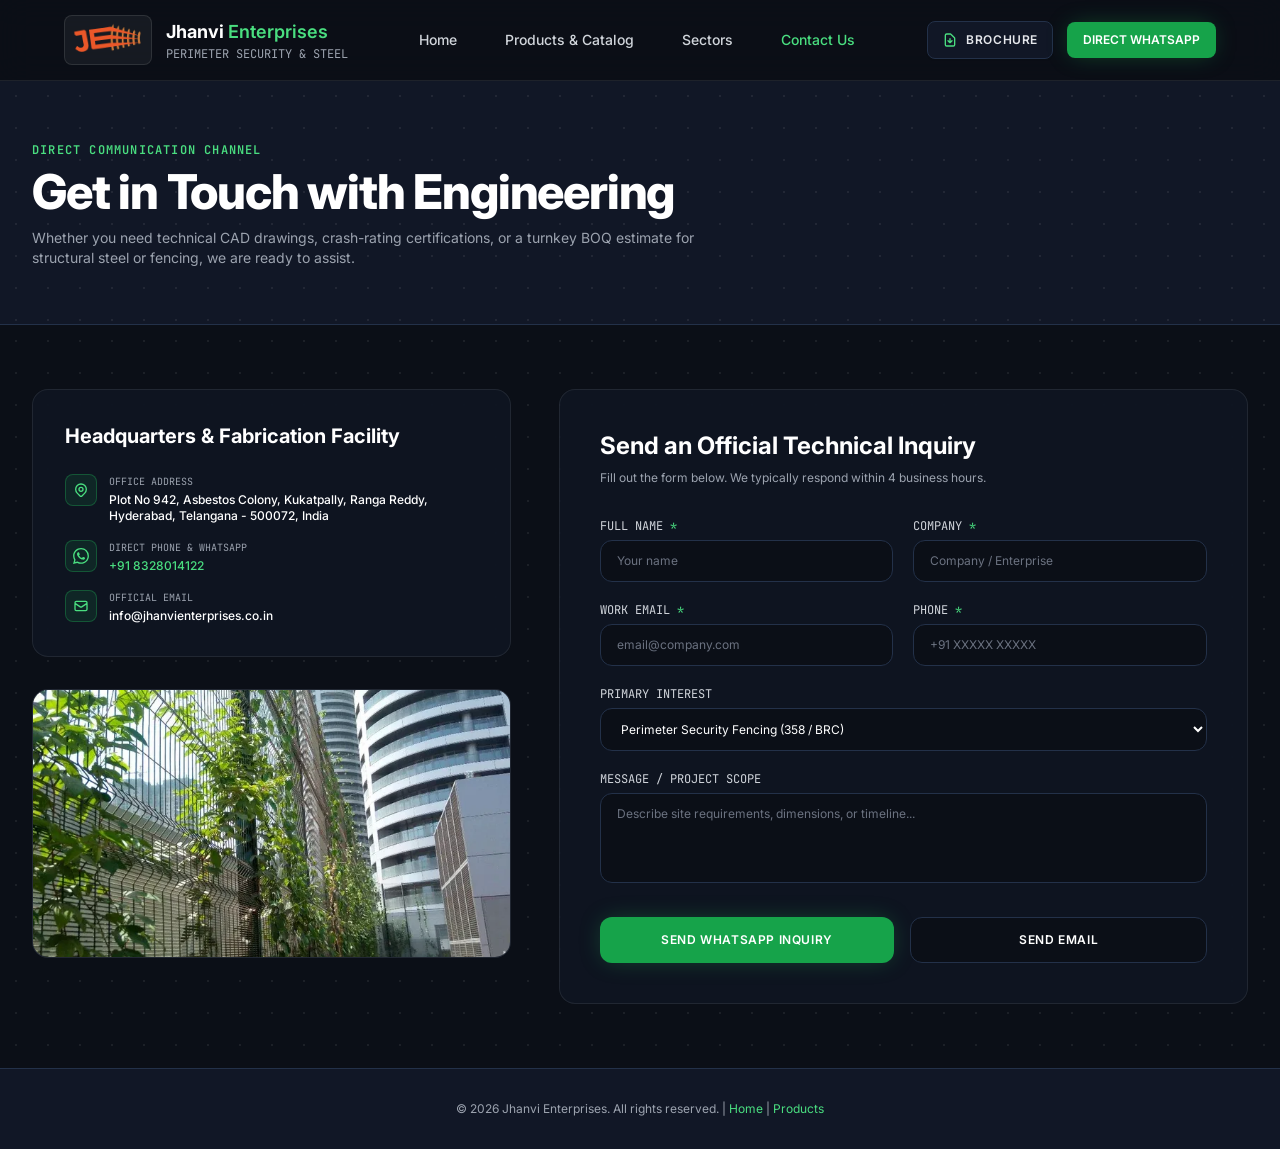
<file: contact.html>
<!DOCTYPE html>
<html lang="en" class="scroll-smooth">
<head>
    <meta charset="UTF-8">
    <meta name="viewport" content="width=device-width, initial-scale=1.0">
    <title>Contact & RFQ Consultation | Jhanvi Enterprises</title>
    <meta name="description" content="Contact Jhanvi Enterprises in Hyderabad for industrial perimeter fencing, crash-rated gates, structural steel fabrication, and precast jersey barriers.">
    <link rel="canonical" href="https://www.jhanvienterprises.co.in/contact.html">
    <link rel="icon" type="image/png" href="assets/images/logo2.png">
    <link rel="apple-touch-icon" href="assets/images/logo2.png">

    <!-- Open Graph -->
    <meta property="og:type" content="website">
    <meta property="og:url" content="https://www.jhanvienterprises.co.in/contact.html">
    <meta property="og:title" content="Contact & RFQ Consultation | Jhanvi Enterprises">
    <meta property="og:description" content="Request technical quotation, CAD drawings, BOQ evaluation, and site consultation from Jhanvi Enterprises engineering team.">
    <meta property="og:image" content="https://www.jhanvienterprises.co.in/assets/images/anti_climb_358_installed.webp">

    <!-- Twitter -->
    <meta name="twitter:card" content="summary_large_image">
    <meta name="twitter:title" content="Contact & RFQ Consultation | Jhanvi Enterprises">
    <meta name="twitter:description" content="Request technical quotation, CAD drawings, BOQ evaluation, and site consultation from Jhanvi Enterprises engineering team.">
    <meta name="twitter:image" content="https://www.jhanvienterprises.co.in/assets/images/anti_climb_358_installed.webp">
    <!-- Preconnect & Pruned Google Fonts (Inter + JetBrains Mono) -->
    <link rel="preconnect" href="https://fonts.googleapis.com">
    <link rel="preconnect" href="https://fonts.gstatic.com" crossorigin>
    <link href="https://fonts.googleapis.com/css2?family=Inter:wght@400;500;600;700;800&family=JetBrains+Mono:wght@400;600&display=swap" rel="stylesheet">
    <!-- Production Compiled Minified Tailwind CSS -->
    <link rel="stylesheet" href="css/style.min.css">
    <style>
        html, body {
            background-color: #0B0F17;
            color: #F3F4F6;
            font-family: 'Inter', sans-serif;
            overflow-x: hidden;
            max-width: 100vw;
            width: 100%;
        }
        @media screen and (max-width: 768px) {
            input, select, textarea {
                font-size: 16px !important;
            }
        }
        .cyber-grid {
            background-image: radial-gradient(rgba(255, 255, 255, 0.07) 1px, transparent 1px);
            background-size: 32px 32px;
        }
        .glass-header {
            background: rgba(11, 15, 23, 0.82);
            backdrop-filter: blur(16px);
            border-bottom: 1px solid rgba(255, 255, 255, 0.08);
        }
        .glass-card {
            background: rgba(17, 23, 38, 0.7);
            backdrop-filter: blur(12px);
            border: 1px solid rgba(255, 255, 255, 0.08);
        }
        .glow-emerald {
            box-shadow: 0 0 25px -5px rgba(34, 197, 94, 0.35);
        }
    </style>
</head>
<body class="selection:bg-brand-500 selection:text-white">

<!-- Skip to Main Content Link (WCAG 2.4.1) -->
<a href="#main-content" class="sr-only focus:not-sr-only focus:fixed focus:top-4 focus:left-4 focus:z-50 focus:px-4 focus:py-2.5 focus:bg-brand-600 focus:text-white focus:rounded-lg focus:shadow-2xl focus:font-semibold focus:text-xs focus:uppercase focus:tracking-wider focus:outline-none focus:ring-2 focus:ring-white">
    Skip to Main Content
</a>

<!-- Header -->
<header class="fixed top-0 left-0 right-0 z-50 glass-header">
    <div class="w-full px-4 sm:px-8 lg:px-12 xl:px-16">
        <div class="flex items-center justify-between h-20">
            <a href="index.html" class="flex items-center gap-3.5 group">
                <div class="p-1.5 rounded-lg bg-white/5 border border-white/10 group-hover:border-brand-500/40 transition-colors">
                    <img src="assets/images/logo2.png" alt="Jhanvi Enterprises Logo" class="h-8 sm:h-9 w-auto object-contain" width="160" height="36" decoding="async">
                </div>
                <div class="flex flex-col">
                    <span class="text-base sm:text-lg font-bold text-white">
                        Jhanvi <span class="text-brand-400 font-semibold">Enterprises</span>
                    </span>
                    <span class="text-xs text-gray-400 font-mono uppercase hidden sm:block">Perimeter Security & Steel</span>
                </div>
            </a>
            <nav class="hidden md:flex items-center gap-8 lg:gap-10 xl:gap-12">
                <a href="index.html" class="text-sm font-medium text-gray-300 hover:text-white transition-colors">Home</a>
                <a href="products.html" class="text-sm font-medium text-gray-300 hover:text-white transition-colors">Products & Catalog</a>
                <a href="index.html#sectors" class="text-sm font-medium text-gray-300 hover:text-white transition-colors">Sectors</a>
                <a href="contact.html" class="text-sm font-medium text-brand-400">Contact Us</a>
            </nav>
            <div class="hidden md:flex items-center gap-3.5">
                <a href="assets/docs/jhanvi-enterprises-technical-spec-2026.pdf" download="Jhanvi_Enterprises_Company_Profile.pdf" class="inline-flex items-center gap-2 px-3.5 py-2.5 rounded-lg text-xs font-semibold uppercase tracking-wider bg-dark-card hover:bg-dark-surface border border-dark-border hover:border-brand-500/50 text-gray-200 hover:text-white transition-all shadow-sm">
                    <svg class="w-4 h-4 text-brand-400" fill="none" stroke="currentColor" viewBox="0 0 24 24"><path stroke-linecap="round" stroke-linejoin="round" stroke-width="2" d="M12 10v6m0 0l-3-3m3 3l3-3m2 8H7a2 2 0 01-2-2V5a2 2 0 012-2h5.586a1 1 0 01.707.293l5.414 5.414a1 1 0 01.293.707V19a2 2 0 01-2 2z"/></svg>
                    <span>Brochure</span>
                </a>
                <a href="https://wa.me/918328014122" target="_blank" class="glow-emerald px-4 py-2.5 rounded-lg text-xs font-semibold uppercase bg-brand-600 hover:bg-brand-500 text-white">
                    Direct WhatsApp
                </a>
            </div>
            <button id="mobile-toggle" class="md:hidden p-2 rounded-lg text-gray-400 hover:text-white hover:bg-dark-card border border-dark-border" aria-label="Toggle navigation" aria-expanded="false" aria-controls="mobile-menu">
                <svg class="w-6 h-6" fill="none" stroke="currentColor" viewBox="0 0 24 24"><path stroke-linecap="round" stroke-linejoin="round" stroke-width="2" d="M4 6h16M4 12h16M4 18h16"/></svg>
            </button>
        </div>
    </div>
    <div id="mobile-menu" class="hidden md:hidden border-t border-dark-border bg-dark-base/98 px-4 pt-3 pb-6 space-y-2">
        <a href="index.html" class="block px-3 py-2 rounded-lg text-sm font-medium text-gray-300 hover:bg-dark-card">Home</a>
        <a href="products.html" class="block px-3 py-2 rounded-lg text-sm font-medium text-gray-300 hover:bg-dark-card">Products & Catalog</a>
        <a href="contact.html" class="block px-3 py-2 rounded-lg text-sm font-medium text-brand-400 bg-dark-surface">Contact Us</a>
        <div class="pt-2">
            <a href="assets/docs/jhanvi-enterprises-technical-spec-2026.pdf" download="Jhanvi_Enterprises_Company_Profile.pdf" class="flex items-center justify-center gap-2 w-full py-2.5 rounded-lg text-xs font-semibold uppercase tracking-wider bg-dark-surface border border-dark-border text-gray-200 hover:text-white">
                <svg class="w-4 h-4 text-brand-400" fill="none" stroke="currentColor" viewBox="0 0 24 24"><path stroke-linecap="round" stroke-linejoin="round" stroke-width="2" d="M12 10v6m0 0l-3-3m3 3l3-3m2 8H7a2 2 0 01-2-2V5a2 2 0 012-2h5.586a1 1 0 01.707.293l5.414 5.414a1 1 0 01.293.707V19a2 2 0 01-2 2z"/></svg>
                Download Technical Brochure
            </a>
        </div>
    </div>
</header>

<main id="main-content" class="pt-20">
    <section class="py-14 bg-dark-card border-b border-dark-border cyber-grid">
        <div class="max-w-7xl mx-auto px-4 sm:px-6 lg:px-8">
            <span class="text-xs font-mono uppercase tracking-widest text-brand-400 font-semibold">Direct Communication Channel</span>
            <h1 class="text-3xl sm:text-5xl font-extrabold text-white tracking-tight mt-2">Get in Touch with Engineering</h1>
            <p class="text-sm text-gray-400 mt-3 max-w-2xl">
                Whether you need technical CAD drawings, crash-rating certifications, or a turnkey BOQ estimate for structural steel or fencing, we are ready to assist.
            </p>
        </div>
    </section>

    <section class="py-16 bg-dark-base cyber-grid">
        <div class="max-w-7xl mx-auto px-4 sm:px-6 lg:px-8">
            <div class="grid grid-cols-1 lg:grid-cols-12 gap-12">
                <!-- Contact Information & Map -->
                <div class="lg:col-span-5 space-y-8">
                    <div class="glass-card rounded-2xl p-8 space-y-6">
                        <h3 class="text-xl font-bold text-white">Headquarters & Fabrication Facility</h3>
                        
                        <div class="space-y-4 text-xs text-gray-300">
                            <div class="flex items-start gap-3">
                                <div class="w-8 h-8 rounded-lg bg-brand-500/10 border border-brand-500/30 flex items-center justify-center text-brand-400 flex-shrink-0">
                                    <svg class="w-4 h-4" fill="none" stroke="currentColor" viewBox="0 0 24 24"><path stroke-linecap="round" stroke-linejoin="round" stroke-width="2" d="M17.657 16.657L13.414 20.9a1.998 1.998 0 01-2.827 0l-4.244-4.243a8 8 0 1111.314 0z"/><path stroke-linecap="round" stroke-linejoin="round" stroke-width="2" d="M15 11a3 3 0 11-6 0 3 3 0 016 0z"/></svg>
                                </div>
                                <div>
                                    <div class="text-gray-400 font-mono uppercase text-[10px]">Office Address</div>
                                    <div class="text-white font-medium mt-0.5">Plot No 942, Asbestos Colony, Kukatpally, Ranga Reddy, Hyderabad, Telangana - 500072, India</div>
                                </div>
                            </div>

                            <div class="flex items-start gap-3">
                                <div class="w-8 h-8 rounded-lg bg-brand-500/10 border border-brand-500/30 flex items-center justify-center text-brand-400 flex-shrink-0">
                                    <svg class="w-4 h-4" fill="currentColor" viewBox="0 0 24 24"><path d="M17.472 14.382c-.297-.149-1.758-.867-2.03-.967-.273-.099-.471-.148-.67.15-.197.297-.767.966-.94 1.164-.173.199-.347.223-.644.075-.297-.15-1.255-.463-2.39-1.475-.883-.788-1.48-1.761-1.653-2.059-.173-.297-.018-.458.13-.606.134-.133.298-.347.446-.52.149-.174.198-.298.298-.497.099-.198.05-.371-.025-.52-.075-.149-.669-1.612-.916-2.207-.242-.579-.487-.5-.669-.51a12.8 12.8 0 00-.57-.01c-.198 0-.52.074-.792.372-.272.297-1.04 1.016-1.04 2.479 0 1.462 1.065 2.875 1.213 3.074.149.198 2.095 3.2 5.077 4.487.709.306 1.262.489 1.694.625.712.227 1.36.195 1.871.118.571-.085 1.758-.719 2.006-1.413.248-.694.248-1.289.173-1.413-.074-.124-.272-.198-.57-.347m-5.421 7.403h-.004a9.87 9.87 0 01-5.031-1.378l-.361-.214-3.741.982.998-3.648-.235-.374a9.86 9.86 0 01-1.51-5.26c.001-5.45 4.436-9.884 9.888-9.884 2.64 0 5.122 1.03 6.988 2.898a9.825 9.825 0 012.893 6.994c-.003 5.45-4.437 9.884-9.885 9.884m8.413-18.297A11.815 11.815 0 0012.05 0C5.495 0 .16 5.335.157 11.892c0 2.096.547 4.142 1.588 5.945L.057 24l6.305-1.654a11.882 11.882 0 005.683 1.448h.005c6.554 0 11.89-5.335 11.893-11.893a11.821 11.821 0 00-3.48-8.413z"/></svg>
                                </div>
                                <div>
                                    <div class="text-gray-400 font-mono uppercase text-[10px]">Direct Phone & WhatsApp</div>
                                    <a href="https://wa.me/918328014122" target="_blank" class="text-brand-400 font-medium hover:underline mt-0.5 block">+91 8328014122</a>
                                </div>
                            </div>

                            <div class="flex items-start gap-3">
                                <div class="w-8 h-8 rounded-lg bg-brand-500/10 border border-brand-500/30 flex items-center justify-center text-brand-400 flex-shrink-0">
                                    <svg class="w-4 h-4" fill="none" stroke="currentColor" viewBox="0 0 24 24"><path stroke-linecap="round" stroke-linejoin="round" stroke-width="2" d="M3 8l7.89 5.26a2 2 0 002.22 0L21 8M5 19h14a2 2 0 002-2V7a2 2 0 00-2-2H5a2 2 0 00-2 2v10a2 2 0 002 2z"/></svg>
                                </div>
                                <div>
                                    <div class="text-gray-400 font-mono uppercase text-[10px]">Official Email</div>
                                    <a href="mailto:info@jhanvienterprises.co.in" class="text-white font-medium hover:text-brand-400 mt-0.5 block">info@jhanvienterprises.co.in</a>
                                </div>
                            </div>
                        </div>
                    </div>

                    <!-- Backdrop image card -->
                    <div class="relative rounded-2xl overflow-hidden border border-dark-border glass-card aspect-video">
                        <img src="assets/images/contact_us_fencing_backdrop.webp" alt="Fencing Project Installation" class="w-full h-full object-cover" loading="lazy" decoding="async" width="800" height="600">
                    </div>
                </div>

                <!-- Contact / RFQ Form -->
                <div class="lg:col-span-7">
                    <div class="glass-card rounded-2xl p-8 sm:p-10 border border-brand-500/30">
                        <h3 class="text-2xl font-bold text-white mb-2">Send an Official Technical Inquiry</h3>
                        <p class="text-xs text-gray-400 mb-8">Fill out the form below. We typically respond within 4 business hours.</p>

                        <form id="contact-form" class="space-y-5">
                            <div class="grid grid-cols-1 sm:grid-cols-2 gap-5">
                                <div>
                                    <label for="c-name" class="block text-xs font-mono uppercase text-gray-300 mb-1.5">Full Name <span class="text-brand-400" aria-hidden="true">*</span><span class="sr-only">(required)</span></label>
                                    <input type="text" id="c-name" name="name" required aria-required="true" class="w-full bg-dark-base border border-dark-border rounded-xl px-4 py-3 text-xs text-white placeholder-gray-500 focus:border-brand-500 outline-none" placeholder="Your name">
                                </div>
                                <div>
                                    <label for="c-company" class="block text-xs font-mono uppercase text-gray-300 mb-1.5">Company <span class="text-brand-400" aria-hidden="true">*</span><span class="sr-only">(required)</span></label>
                                    <input type="text" id="c-company" name="company" required aria-required="true" class="w-full bg-dark-base border border-dark-border rounded-xl px-4 py-3 text-xs text-white placeholder-gray-500 focus:border-brand-500 outline-none" placeholder="Company / Enterprise">
                                </div>
                                <div>
                                    <label for="c-email" class="block text-xs font-mono uppercase text-gray-300 mb-1.5">Work Email <span class="text-brand-400" aria-hidden="true">*</span><span class="sr-only">(required)</span></label>
                                    <input type="email" id="c-email" name="email" required aria-required="true" class="w-full bg-dark-base border border-dark-border rounded-xl px-4 py-3 text-xs text-white placeholder-gray-500 focus:border-brand-500 outline-none" placeholder="email@company.com">
                                </div>
                                <div>
                                    <label for="c-phone" class="block text-xs font-mono uppercase text-gray-300 mb-1.5">Phone <span class="text-brand-400" aria-hidden="true">*</span><span class="sr-only">(required)</span></label>
                                    <input type="tel" id="c-phone" name="phone" required aria-required="true" class="w-full bg-dark-base border border-dark-border rounded-xl px-4 py-3 text-xs text-white placeholder-gray-500 focus:border-brand-500 outline-none" placeholder="+91 XXXXX XXXXX">
                                </div>
                            </div>
                            <div>
                                <label for="c-interest" class="block text-xs font-mono uppercase text-gray-300 mb-1.5">Primary Interest</label>
                                <select id="c-interest" name="interest" class="w-full bg-dark-base border border-dark-border rounded-xl px-4 py-3 text-xs text-white focus:border-brand-500 outline-none">
                                    <option value="Perimeter Security Fencing">Perimeter Security Fencing (358 / BRC)</option>
                                    <option value="Hostile Vehicle Mitigation (K-4)">Hostile Vehicle Mitigation (K-4 Anti-Ram)</option>
                                    <option value="Structural Steel Fabrication & Erection">Structural Steel Fabrication & Erection</option>
                                    <option value="Precast Concrete Jersey Barriers">Precast Concrete Jersey Barriers</option>
                                    <option value="Automated Gates & Drives">Automated Gates & CENTURION Motors</option>
                                    <option value="Full Project BOQ Assessment">Full Turnkey Project BOQ Assessment</option>
                                </select>
                            </div>
                            <div>
                                <label for="c-message" class="block text-xs font-mono uppercase text-gray-300 mb-1.5">Message / Project Scope</label>
                                <textarea id="c-message" name="message" rows="4" class="w-full bg-dark-base border border-dark-border rounded-xl px-4 py-3 text-xs text-white placeholder-gray-500 focus:border-brand-500 outline-none resize-none" placeholder="Describe site requirements, dimensions, or timeline..."></textarea>
                            </div>

                            <div class="flex flex-col sm:flex-row gap-4 pt-2">
                                <button type="button" onclick="sendContactWhatsApp()" class="flex-1 glow-emerald bg-brand-600 hover:bg-brand-500 text-white py-3.5 px-6 rounded-xl font-semibold text-xs uppercase tracking-wider flex items-center justify-center gap-2">
                                    Send WhatsApp Inquiry
                                </button>
                                <button type="button" onclick="sendContactEmail()" class="flex-1 bg-dark-base hover:bg-dark-surface border border-dark-border hover:border-brand-500 text-white py-3.5 px-6 rounded-xl font-semibold text-xs uppercase tracking-wider flex items-center justify-center gap-2">
                                    Send Email
                                </button>
                            </div>
                        </form>
                    </div>
                </div>
            </div>
        </div>
    </section>
</main>

<footer class="bg-dark-card border-t border-dark-border py-8 text-center text-xs text-gray-400">
    <div class="max-w-7xl mx-auto px-4">
        <p>&copy; 2026 Jhanvi Enterprises. All rights reserved. | <a href="index.html" class="text-brand-400 hover:underline">Home</a> | <a href="products.html" class="text-brand-400 hover:underline">Products</a></p>
    </div>
</footer>

<script>
const mobileBtn = document.getElementById('mobile-toggle');
const mobileMenu = document.getElementById('mobile-menu');
mobileBtn.addEventListener('click', () => {
    const isHidden = mobileMenu.classList.contains('hidden');
    mobileMenu.classList.toggle('hidden');
    mobileBtn.setAttribute('aria-expanded', isHidden ? 'true' : 'false');
});

function sendContactWhatsApp() {
    const name = document.getElementById('c-name').value.trim();
    const company = document.getElementById('c-company').value.trim();
    const email = document.getElementById('c-email').value.trim();
    const phone = document.getElementById('c-phone').value.trim();
    const interest = document.getElementById('c-interest').value;
    const message = document.getElementById('c-message').value.trim();

    if (!name || !company || !email || !phone) {
        alert('Please fill out all required contact fields.');
        return;
    }

    const text = `*New Contact Inquiry - Jhanvi Enterprises*\n` +
                 `*Name:* ${name}\n` +
                 `*Company:* ${company}\n` +
                 `*Email:* ${email}\n` +
                 `*Phone:* ${phone}\n` +
                 `*Interest:* ${interest}\n` +
                 `*Message:* ${message || 'N/A'}`;

    window.open(`https://wa.me/918328014122?text=${encodeURIComponent(text)}`, '_blank');
}

function sendContactEmail() {
    const name = document.getElementById('c-name').value.trim();
    const company = document.getElementById('c-company').value.trim();
    const email = document.getElementById('c-email').value.trim();
    const phone = document.getElementById('c-phone').value.trim();
    const interest = document.getElementById('c-interest').value;
    const message = document.getElementById('c-message').value.trim();

    if (!name || !company || !email || !phone) {
        alert('Please fill out all required contact fields.');
        return;
    }

    const subject = `Inquiry: ${company} - ${interest}`;
    const body = `Dear Jhanvi Enterprises,\n\nName: ${name}\nCompany: ${company}\nEmail: ${email}\nPhone: ${phone}\nScope: ${interest}\n\nNotes:\n${message || 'N/A'}`;

    window.location.href = `mailto:info@jhanvienterprises.co.in?subject=${encodeURIComponent(subject)}&body=${encodeURIComponent(body)}`;
}
</script>
</body>
</html>
</file>
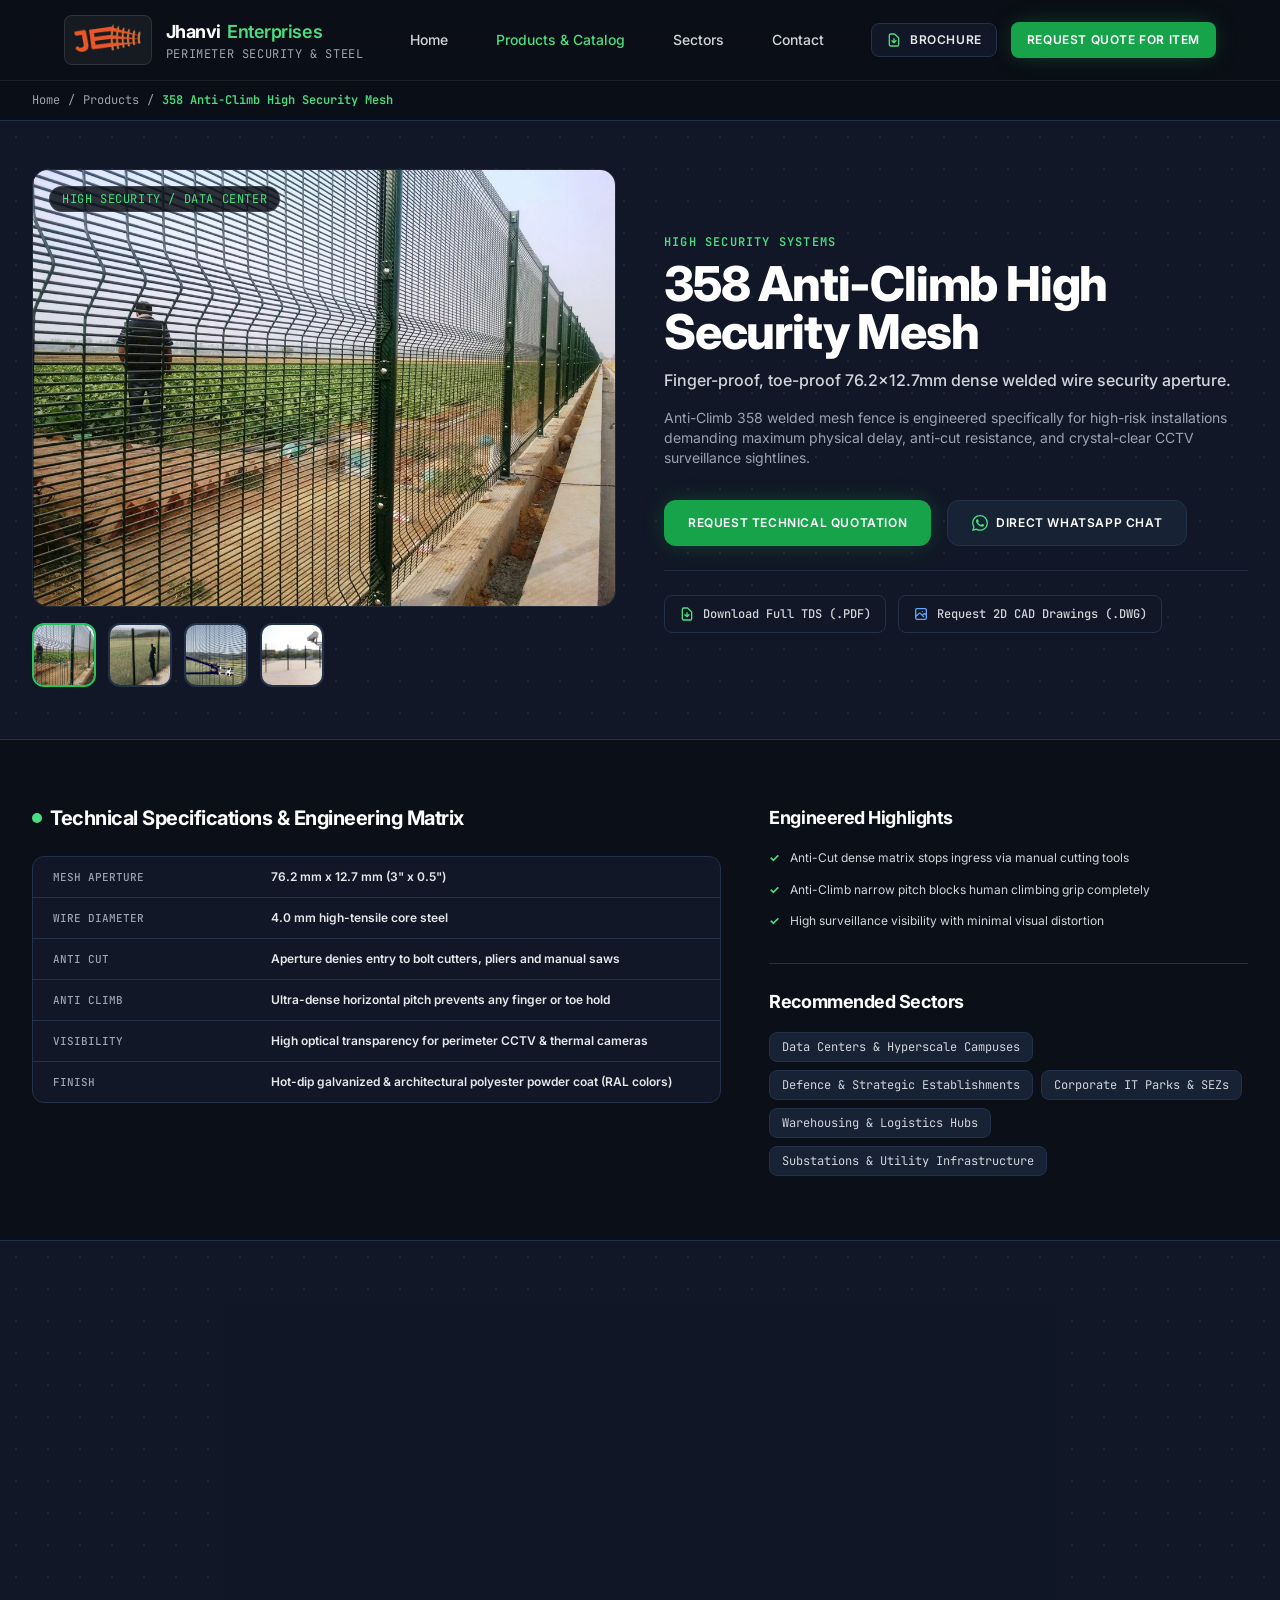
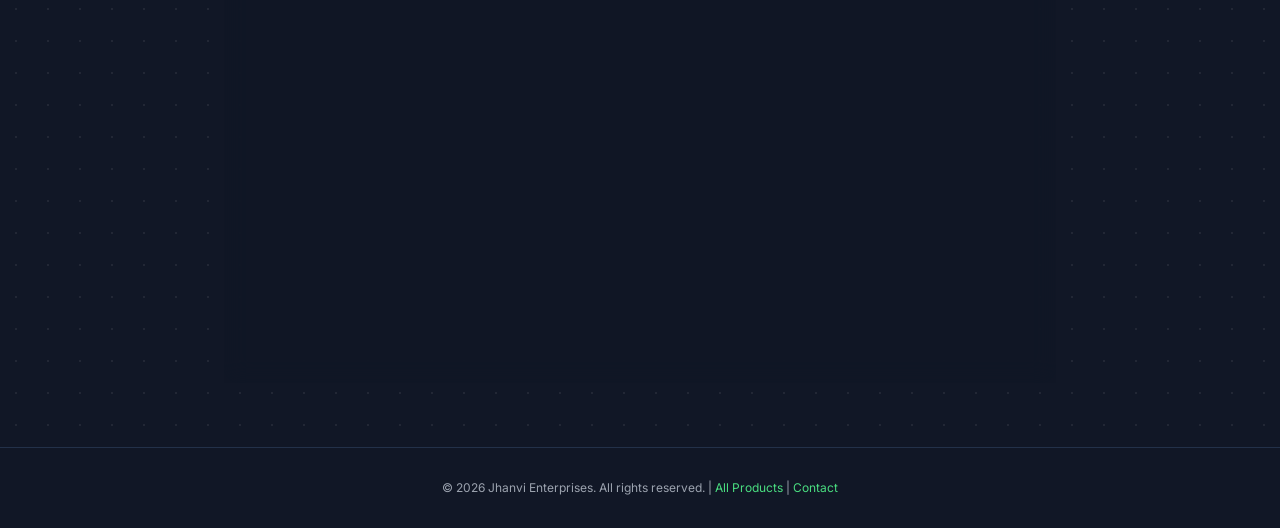
<file: product-detail.html>
<!DOCTYPE html>
<html lang="en" class="scroll-smooth">
<head>
    <meta charset="UTF-8">
    <meta name="viewport" content="width=device-width, initial-scale=1.0">
    <title>Product Engineering Specification | Jhanvi Enterprises</title>
    <meta name="description" content="Detailed engineering specifications, material grades, applications, and RFQ for industrial perimeter security and structural steel products.">
    <link rel="canonical" href="https://www.jhanvienterprises.co.in/product-detail.html">
    <link rel="icon" type="image/png" href="assets/images/logo2.png">
    <link rel="apple-touch-icon" href="assets/images/logo2.png">

    <!-- Open Graph -->
    <meta property="og:type" content="article">
    <meta property="og:url" content="https://www.jhanvienterprises.co.in/product-detail.html">
    <meta property="og:title" content="Product Engineering Specification | Jhanvi Enterprises">
    <meta property="og:description" content="Detailed engineering specifications, CAD dimensions, and BOQ quotation for industrial security systems.">
    <meta property="og:image" content="https://www.jhanvienterprises.co.in/assets/images/anti_climb_358_installed.webp">

    <!-- Twitter -->
    <meta name="twitter:card" content="summary_large_image">
    <meta name="twitter:title" content="Product Engineering Specification | Jhanvi Enterprises">
    <meta name="twitter:description" content="Detailed engineering specifications, CAD dimensions, and BOQ quotation for industrial security systems.">
    <meta name="twitter:image" content="https://www.jhanvienterprises.co.in/assets/images/anti_climb_358_installed.webp">
    <!-- Preconnect & Pruned Google Fonts (Inter + JetBrains Mono) -->
    <link rel="preconnect" href="https://fonts.googleapis.com">
    <link rel="preconnect" href="https://fonts.gstatic.com" crossorigin>
    <link href="https://fonts.googleapis.com/css2?family=Inter:wght@400;500;600;700;800&family=JetBrains+Mono:wght@400;600&display=swap" rel="stylesheet">
    <!-- Production Compiled Minified Tailwind CSS -->
    <link rel="stylesheet" href="css/style.min.css">
    <style>
        html, body {
            background-color: #0B0F17;
            color: #F3F4F6;
            font-family: 'Inter', sans-serif;
            overflow-x: hidden;
            max-width: 100vw;
            width: 100%;
        }
        @media screen and (max-width: 768px) {
            input, select, textarea {
                font-size: 16px !important;
            }
        }
        .cyber-grid {
            background-image: radial-gradient(rgba(255, 255, 255, 0.07) 1px, transparent 1px);
            background-size: 32px 32px;
        }
        .glass-header {
            background: rgba(11, 15, 23, 0.82);
            backdrop-filter: blur(16px);
            -webkit-backdrop-filter: blur(16px);
            border-bottom: 1px solid rgba(255, 255, 255, 0.08);
        }
        .glass-card {
            background: rgba(17, 23, 38, 0.7);
            backdrop-filter: blur(12px);
            border: 1px solid rgba(255, 255, 255, 0.08);
        }
        .glow-emerald {
            box-shadow: 0 0 25px -5px rgba(34, 197, 94, 0.35);
        }
    </style>
</head>
<body class="selection:bg-brand-500 selection:text-white">

<!-- Skip to Main Content Link (WCAG 2.4.1) -->
<a href="#main-content" class="sr-only focus:not-sr-only focus:fixed focus:top-4 focus:left-4 focus:z-50 focus:px-4 focus:py-2.5 focus:bg-brand-600 focus:text-white focus:rounded-lg focus:shadow-2xl focus:font-semibold focus:text-xs focus:uppercase focus:tracking-wider focus:outline-none focus:ring-2 focus:ring-white">
    Skip to Main Content
</a>

<!-- Fixed Top Navbar -->
<header class="fixed top-0 left-0 right-0 z-50 glass-header">
    <div class="w-full px-4 sm:px-8 lg:px-12 xl:px-16">
        <div class="flex items-center justify-between h-20">
            <!-- Brand Logo -->
            <a href="index.html" class="flex items-center gap-3.5 group">
                <div class="p-1.5 rounded-lg bg-white/5 border border-white/10 group-hover:border-brand-500/40 transition-colors">
                    <img src="assets/images/logo2.png" alt="Jhanvi Enterprises Logo" class="h-8 sm:h-9 w-auto object-contain" width="160" height="36" decoding="async">
                </div>
                <div class="flex flex-col">
                    <span class="text-base sm:text-lg font-bold tracking-tight text-white flex items-center gap-1.5">
                        Jhanvi <span class="text-brand-400 font-semibold">Enterprises</span>
                    </span>
                    <span class="text-xs text-gray-400 font-mono tracking-wider uppercase hidden sm:block">Perimeter Security & Steel</span>
                </div>
            </a>

            <!-- Desktop Navigation -->
            <nav class="hidden md:flex items-center gap-8 lg:gap-10 xl:gap-12">
                <a href="index.html" class="text-sm font-medium text-gray-300 hover:text-white transition-colors">Home</a>
                <a href="products.html" class="text-sm font-medium text-brand-400">Products & Catalog</a>
                <a href="index.html#sectors" class="text-sm font-medium text-gray-300 hover:text-white transition-colors">Sectors</a>
                <a href="contact.html" class="text-sm font-medium text-gray-300 hover:text-white transition-colors">Contact</a>
            </nav>

            <!-- CTA Actions -->
            <div class="hidden md:flex items-center gap-3.5">
                <a href="assets/docs/jhanvi-enterprises-technical-spec-2026.pdf" download="Jhanvi_Enterprises_Company_Profile.pdf" class="inline-flex items-center gap-2 px-3.5 py-2 rounded-lg text-xs font-semibold uppercase tracking-wider bg-dark-card hover:bg-dark-surface border border-dark-border hover:border-brand-500/50 text-gray-200 hover:text-white transition-all shadow-sm">
                    <svg class="w-4 h-4 text-brand-400" fill="none" stroke="currentColor" viewBox="0 0 24 24"><path stroke-linecap="round" stroke-linejoin="round" stroke-width="2" d="M12 10v6m0 0l-3-3m3 3l3-3m2 8H7a2 2 0 01-2-2V5a2 2 0 012-2h5.586a1 1 0 01.707.293l5.414 5.414a1 1 0 01.293.707V19a2 2 0 01-2 2z"/></svg>
                    <span>Brochure</span>
                </a>
                <a href="#rfq-section" class="glow-emerald inline-flex items-center justify-center px-4 py-2.5 rounded-lg text-xs font-semibold uppercase tracking-wider bg-brand-600 hover:bg-brand-500 text-white transition-all">
                    Request Quote for Item
                </a>
            </div>

            <!-- Mobile menu button -->
            <button id="mobile-toggle" class="md:hidden p-2 rounded-lg text-gray-400 hover:text-white hover:bg-dark-card border border-dark-border" aria-label="Toggle navigation" aria-expanded="false" aria-controls="mobile-menu">
                <svg id="hamburger-icon" class="w-6 h-6" fill="none" stroke="currentColor" viewBox="0 0 24 24"><path stroke-linecap="round" stroke-linejoin="round" stroke-width="2" d="M4 6h16M4 12h16M4 18h16"/></svg>
                <svg id="close-icon" class="w-6 h-6 hidden" fill="none" stroke="currentColor" viewBox="0 0 24 24"><path stroke-linecap="round" stroke-linejoin="round" stroke-width="2" d="M6 18L18 6M6 6l12 12"/></svg>
            </button>
        </div>
    </div>

    <!-- Mobile Drawer -->
    <div id="mobile-menu" class="hidden md:hidden border-t border-dark-border bg-dark-base/98 px-4 pt-3 pb-6 space-y-2">
        <a href="index.html" class="block px-3 py-2 rounded-lg text-sm font-medium text-gray-300 hover:bg-dark-card">Home</a>
        <a href="products.html" class="block px-3 py-2 rounded-lg text-sm font-medium text-brand-400 bg-dark-surface">Products & Catalog</a>
        <a href="contact.html" class="block px-3 py-2 rounded-lg text-sm font-medium text-gray-300 hover:bg-dark-card">Contact Us</a>
        <div class="pt-2">
            <a href="assets/docs/jhanvi-enterprises-technical-spec-2026.pdf" download="Jhanvi_Enterprises_Company_Profile.pdf" class="flex items-center justify-center gap-2 w-full py-2.5 rounded-lg text-xs font-semibold uppercase tracking-wider bg-dark-surface border border-dark-border text-gray-200 hover:text-white">
                <svg class="w-4 h-4 text-brand-400" fill="none" stroke="currentColor" viewBox="0 0 24 24"><path stroke-linecap="round" stroke-linejoin="round" stroke-width="2" d="M12 10v6m0 0l-3-3m3 3l3-3m2 8H7a2 2 0 01-2-2V5a2 2 0 012-2h5.586a1 1 0 01.707.293l5.414 5.414a1 1 0 01.293.707V19a2 2 0 01-2 2z"/></svg>
                Download Technical Brochure
            </a>
        </div>
    </div>
</header>

<main class="pt-20" id="main-content">
    <!-- Breadcrumbs -->
    <div class="border-b border-dark-border bg-dark-base/80 py-3">
        <div class="max-w-7xl mx-auto px-4 sm:px-6 lg:px-8 flex items-center gap-2 text-xs font-mono text-gray-400">
            <a href="index.html" class="hover:text-white">Home</a>
            <span>/</span>
            <a href="products.html" class="hover:text-white">Products</a>
            <span>/</span>
            <span class="text-brand-400 font-semibold" id="breadcrumb-product-name">Loading...</span>
        </div>
    </div>

    <!-- Product Header Hero -->
    <section class="py-12 bg-dark-card border-b border-dark-border cyber-grid">
        <div class="max-w-7xl mx-auto px-4 sm:px-6 lg:px-8">
            <div class="grid grid-cols-1 lg:grid-cols-12 gap-12 items-center">
                <!-- Image Showcase -->
                <div class="lg:col-span-6 space-y-4">
                    <div class="relative rounded-2xl overflow-hidden border border-dark-border glass-card bg-dark-surface aspect-[4/3]">
                        <img id="main-product-img" src="" alt="Product technical engineering view" class="w-full h-full object-cover" fetchpriority="high" decoding="async" width="800" height="500">
                        <div class="absolute top-4 left-4 px-3 py-1 rounded-full text-xs font-mono uppercase tracking-wider bg-dark-base/85 border border-white/10 text-brand-400" id="product-badge">
                            Engineering Grade
                        </div>
                    </div>
                    <!-- Thumbnails Gallery -->
                    <div class="flex gap-3 overflow-x-auto pb-1" id="thumbnails-track">
                        <!-- Javascript Populated -->
                    </div>
                </div>

                <!-- Product Title & Details -->
                <div class="lg:col-span-6">
                    <span class="text-xs font-mono uppercase tracking-widest text-brand-400 font-semibold" id="product-category">Category</span>
                    <h1 class="text-3xl sm:text-4xl lg:text-5xl font-extrabold text-white tracking-tight mt-2" id="product-title">
                        Product Name
                    </h1>
                    <p class="text-base text-gray-300 font-medium mt-3" id="product-tagline">
                        Product Tagline
                    </p>
                    <p class="text-xs sm:text-sm text-gray-400 leading-relaxed mt-4" id="product-overview">
                        Product Overview
                    </p>

                    <!-- CTAs -->
                    <div class="flex flex-wrap gap-4 mt-8">
                        <a href="#rfq-section" class="glow-emerald inline-flex items-center justify-center px-6 py-3.5 rounded-xl text-xs font-semibold uppercase tracking-wider bg-brand-600 hover:bg-brand-500 text-white transition-all">
                            Request Technical Quotation
                        </a>
                        <a id="direct-wa-btn" href="#" target="_blank" class="inline-flex items-center justify-center gap-2 px-6 py-3.5 rounded-xl text-xs font-semibold uppercase tracking-wider bg-dark-surface hover:bg-dark-border border border-dark-border text-white transition-all">
                            <svg class="w-4 h-4 text-brand-400" fill="currentColor" viewBox="0 0 24 24"><path d="M17.472 14.382c-.297-.149-1.758-.867-2.03-.967-.273-.099-.471-.148-.67.15-.197.297-.767.966-.94 1.164-.173.199-.347.223-.644.075-.297-.15-1.255-.463-2.39-1.475-.883-.788-1.48-1.761-1.653-2.059-.173-.297-.018-.458.13-.606.134-.133.298-.347.446-.52.149-.174.198-.298.298-.497.099-.198.05-.371-.025-.52-.075-.149-.669-1.612-.916-2.207-.242-.579-.487-.5-.669-.51a12.8 12.8 0 00-.57-.01c-.198 0-.52.074-.792.372-.272.297-1.04 1.016-1.04 2.479 0 1.462 1.065 2.875 1.213 3.074.149.198 2.095 3.2 5.077 4.487.709.306 1.262.489 1.694.625.712.227 1.36.195 1.871.118.571-.085 1.758-.719 2.006-1.413.248-.694.248-1.289.173-1.413-.074-.124-.272-.198-.57-.347m-5.421 7.403h-.004a9.87 9.87 0 01-5.031-1.378l-.361-.214-3.741.982.998-3.648-.235-.374a9.86 9.86 0 01-1.51-5.26c.001-5.45 4.436-9.884 9.888-9.884 2.64 0 5.122 1.03 6.988 2.898a9.825 9.825 0 012.893 6.994c-.003 5.45-4.437 9.884-9.885 9.884m8.413-18.297A11.815 11.815 0 0012.05 0C5.495 0 .16 5.335.157 11.892c0 2.096.547 4.142 1.588 5.945L.057 24l6.305-1.654a11.882 11.882 0 005.683 1.448h.005c6.554 0 11.89-5.335 11.893-11.893a11.821 11.821 0 00-3.48-8.413z"/></svg>
                            Direct WhatsApp Chat
                        </a>
                    </div>

                    <!-- Technical Document & CAD Triggers -->
                    <div class="flex flex-wrap items-center gap-3 pt-6 mt-6 border-t border-dark-border/80">
                        <a href="assets/docs/jhanvi-enterprises-technical-spec-2026.pdf" download="Jhanvi_Enterprises_Technical_Profile.pdf" class="inline-flex items-center gap-2 px-3.5 py-2.5 rounded-lg text-xs font-mono font-medium text-gray-300 hover:text-white bg-dark-card hover:bg-dark-surface border border-dark-border hover:border-brand-500/40 transition-colors">
                            <svg class="w-4 h-4 text-brand-400" fill="none" stroke="currentColor" viewBox="0 0 24 24"><path stroke-linecap="round" stroke-linejoin="round" stroke-width="2" d="M12 10v6m0 0l-3-3m3 3l3-3m2 8H7a2 2 0 01-2-2V5a2 2 0 012-2h5.586a1 1 0 01.707.293l5.414 5.414a1 1 0 01.293.707V19a2 2 0 01-2 2z"/></svg>
                            <span>Download Full TDS (.PDF)</span>
                        </a>
                        <a href="#rfq-section" onclick="requestCadDrawing()" class="inline-flex items-center gap-2 px-3.5 py-2.5 rounded-lg text-xs font-mono font-medium text-gray-300 hover:text-white bg-dark-card hover:bg-dark-surface border border-dark-border hover:border-blue-500/40 transition-colors">
                            <svg class="w-4 h-4 text-blue-400" fill="none" stroke="currentColor" viewBox="0 0 24 24"><path stroke-linecap="round" stroke-linejoin="round" stroke-width="2" d="M4 16l4.586-4.586a2 2 0 012.828 0L16 16m-2-2l1.586-1.586a2 2 0 012.828 0L20 14m-6-6h.01M6 20h12a2 2 0 002-2V6a2 2 0 00-2-2H6a2 2 0 00-2 2v12a2 2 0 002 2z"/></svg>
                            <span>Request 2D CAD Drawings (.DWG)</span>
                        </a>
                    </div>
                </div>
            </div>
        </div>
    </section>

    <!-- Engineering Specs & Key Features -->
    <section class="py-16 bg-dark-base border-b border-dark-border">
        <div class="max-w-7xl mx-auto px-4 sm:px-6 lg:px-8">
            <div class="grid grid-cols-1 lg:grid-cols-12 gap-12">
                <!-- Specifications Table -->
                <div class="lg:col-span-7">
                    <h2 class="text-xl font-bold text-white tracking-tight mb-6 flex items-center gap-2">
                        <span class="w-2.5 h-2.5 rounded-full bg-brand-400"></span>
                        Technical Specifications & Engineering Matrix
                    </h2>
                    <div class="rounded-xl border border-dark-border bg-dark-card overflow-hidden">
                        <div class="divide-y divide-dark-border text-xs" id="specs-list">
                            <!-- Javascript populated -->
                        </div>
                    </div>
                </div>

                <!-- Features & Applications -->
                <div class="lg:col-span-5 space-y-8">
                    <!-- Key Features -->
                    <div>
                        <h3 class="text-lg font-bold text-white tracking-tight mb-4">Engineered Highlights</h3>
                        <ul class="space-y-3 text-xs text-gray-300" id="features-list">
                            <!-- Javascript populated -->
                        </ul>
                    </div>

                    <!-- Applications -->
                    <div class="pt-6 border-t border-dark-border">
                        <h3 class="text-lg font-bold text-white tracking-tight mb-4">Recommended Sectors</h3>
                        <div class="flex flex-wrap gap-2" id="applications-list">
                            <!-- Javascript populated -->
                        </div>
                    </div>
                </div>
            </div>
        </div>
    </section>

    <!-- Lead RFQ Section Specific to Product -->
    <section class="py-16 bg-dark-card cyber-grid" id="rfq-section">
        <div class="max-w-4xl mx-auto px-4 sm:px-6 lg:px-8">
            <div class="glass-card rounded-2xl p-8 sm:p-12 border border-brand-500/30">
                <div class="text-center mb-8">
                    <span class="text-xs font-mono uppercase tracking-widest text-brand-400 font-semibold">Technical Inquiry</span>
                    <h2 class="text-2xl sm:text-3xl font-extrabold text-white tracking-tight mt-1" id="rfq-heading">Request Quotation</h2>
                    <p class="text-xs text-gray-400 mt-2">Submit your site parameters for immediate engineering review and quotation.</p>
                </div>

                <form id="product-rfq-form" class="space-y-5">
                    <div class="grid grid-cols-1 sm:grid-cols-2 gap-5">
                        <div>
                            <label for="p-name" class="block text-xs font-mono uppercase text-gray-300 mb-1.5">Full Name <span class="text-brand-400" aria-hidden="true">*</span><span class="sr-only">(required)</span></label>
                            <input type="text" id="p-name" name="name" required aria-required="true" class="w-full bg-dark-base border border-dark-border rounded-xl px-4 py-3 text-xs text-white placeholder-gray-500 focus:border-brand-500 outline-none" placeholder="Your Name">
                        </div>
                        <div>
                            <label for="p-company" class="block text-xs font-mono uppercase text-gray-300 mb-1.5">Company / Enterprise <span class="text-brand-400" aria-hidden="true">*</span><span class="sr-only">(required)</span></label>
                            <input type="text" id="p-company" name="company" required aria-required="true" class="w-full bg-dark-base border border-dark-border rounded-xl px-4 py-3 text-xs text-white placeholder-gray-500 focus:border-brand-500 outline-none" placeholder="Company Name">
                        </div>
                        <div>
                            <label for="p-email" class="block text-xs font-mono uppercase text-gray-300 mb-1.5">Work Email <span class="text-brand-400" aria-hidden="true">*</span><span class="sr-only">(required)</span></label>
                            <input type="email" id="p-email" name="email" required aria-required="true" class="w-full bg-dark-base border border-dark-border rounded-xl px-4 py-3 text-xs text-white placeholder-gray-500 focus:border-brand-500 outline-none" placeholder="email@company.com">
                        </div>
                        <div>
                            <label for="p-phone" class="block text-xs font-mono uppercase text-gray-300 mb-1.5">Phone / WhatsApp <span class="text-brand-400" aria-hidden="true">*</span><span class="sr-only">(required)</span></label>
                            <input type="tel" id="p-phone" name="phone" required aria-required="true" class="w-full bg-dark-base border border-dark-border rounded-xl px-4 py-3 text-xs text-white placeholder-gray-500 focus:border-brand-500 outline-none" placeholder="+91 XXXXX XXXXX">
                        </div>
                    </div>
                    <div>
                        <label for="p-quantity" class="block text-xs font-mono uppercase text-gray-300 mb-1.5">Perimeter Length / Metric Quantity (Meters / Tonnage)</label>
                        <input type="text" id="p-quantity" name="quantity" class="w-full bg-dark-base border border-dark-border rounded-xl px-4 py-3 text-xs text-white placeholder-gray-500 focus:border-brand-500 outline-none" placeholder="e.g. 500 Meters / 20 Tons">
                    </div>
                    <div>
                        <label for="p-message" class="block text-xs font-mono uppercase text-gray-300 mb-1.5">Specific Requirements & Site Conditions</label>
                        <textarea id="p-message" name="message" rows="3" class="w-full bg-dark-base border border-dark-border rounded-xl px-4 py-3 text-xs text-white placeholder-gray-500 focus:border-brand-500 outline-none resize-none" placeholder="Site location, desired height, drawing status..."></textarea>
                    </div>

                    <div class="flex flex-col sm:flex-row gap-4 pt-2">
                        <button type="button" onclick="submitProductWhatsApp()" class="flex-1 glow-emerald bg-brand-600 hover:bg-brand-500 text-white py-3 px-6 rounded-xl font-semibold text-xs uppercase tracking-wider flex items-center justify-center gap-2 transition-all">
                            Send via WhatsApp
                        </button>
                        <button type="button" onclick="submitProductEmail()" class="flex-1 bg-dark-base hover:bg-dark-surface border border-dark-border hover:border-brand-500 text-white py-3 px-6 rounded-xl font-semibold text-xs uppercase tracking-wider flex items-center justify-center gap-2 transition-all">
                            Send via Email
                        </button>
                    </div>
                </form>
            </div>
        </div>
    </section>
</main>

<!-- Footer -->
<footer class="bg-dark-card border-t border-dark-border py-8 text-center text-xs text-gray-400">
    <div class="max-w-7xl mx-auto px-4">
        <p>&copy; 2026 Jhanvi Enterprises. All rights reserved. | <a href="products.html" class="text-brand-400 hover:underline">All Products</a> | <a href="contact.html" class="text-brand-400 hover:underline">Contact</a></p>
    </div>
</footer>

<script src="js/products-data.js"></script>
<script>
// Mobile Drawer Toggle
const mobileBtn = document.getElementById('mobile-toggle');
const mobileMenu = document.getElementById('mobile-menu');
const hamburgerIcon = document.getElementById('hamburger-icon');
const closeIcon = document.getElementById('close-icon');

mobileBtn.addEventListener('click', () => {
    const isHidden = mobileMenu.classList.contains('hidden');
    mobileMenu.classList.toggle('hidden');
    hamburgerIcon.classList.toggle('hidden');
    closeIcon.classList.toggle('hidden');
    mobileBtn.setAttribute('aria-expanded', isHidden ? 'true' : 'false');
});

// Load Product Detail
let currentProduct = null;

function loadProduct() {
    const params = new URLSearchParams(window.location.search);
    const productId = params.get('id') || 'anti-climb-358-fence';
    
    const data = window.PRODUCTS_DATA;
    if (!data || !data.product_categories) return;

    let found = null;
    for (const cat of data.product_categories) {
        for (const p of cat.products) {
            if (p.id === productId) {
                found = p;
                break;
            }
        }
        if (found) break;
    }

    if (!found) {
        found = data.product_categories[0].products[0];
    }
    currentProduct = found;

    // Populate Page Elements
    document.title = `${found.name} | Jhanvi Enterprises`;
    document.getElementById('breadcrumb-product-name').textContent = found.name;
    document.getElementById('product-title').textContent = found.name;
    document.getElementById('product-tagline').textContent = found.tagline || '';
    document.getElementById('product-overview').textContent = found.overview || '';
    document.getElementById('product-category').textContent = found.category || '';
    document.getElementById('product-badge').textContent = found.badge || found.category;
    document.getElementById('main-product-img').src = found.image;
    document.getElementById('main-product-img').alt = found.name;
    document.getElementById('rfq-heading').textContent = `Request Quotation for ${found.name}`;

    // Direct WhatsApp Button link
    const waText = `Hi Jhanvi Enterprises, I would like to inquire about specifications and pricing for *${found.name}*.`;
    document.getElementById('direct-wa-btn').href = `https://wa.me/918328014122?text=${encodeURIComponent(waText)}`;

    // Thumbnails
    const thumbsTrack = document.getElementById('thumbnails-track');
    thumbsTrack.innerHTML = '';
    const allImgs = [found.image, ...(found.secondary_images || [])];
    
    allImgs.forEach((imgSrc, idx) => {
        const thumb = document.createElement('button');
        thumb.className = `w-16 h-16 rounded-xl overflow-hidden border-2 flex-shrink-0 transition-all ${idx === 0 ? 'border-brand-500' : 'border-dark-border hover:border-gray-500'}`;
        thumb.innerHTML = `<img src="${imgSrc}" alt="Thumbnail" class="w-full h-full object-cover" loading="lazy" decoding="async" width="120" height="80">`;
        thumb.addEventListener('click', () => {
            document.getElementById('main-product-img').src = imgSrc;
            thumbsTrack.querySelectorAll('button').forEach(b => b.classList.replace('border-brand-500', 'border-dark-border'));
            thumb.classList.replace('border-dark-border', 'border-brand-500');
        });
        thumbsTrack.appendChild(thumb);
    });

    // Specifications List
    const specsContainer = document.getElementById('specs-list');
    specsContainer.innerHTML = '';
    if (found.specifications) {
        Object.entries(found.specifications).forEach(([k, v]) => {
            const row = document.createElement('div');
            row.className = 'grid grid-cols-1 sm:grid-cols-12 py-3 px-5 hover:bg-dark-surface/40 transition-colors gap-2';
            const label = k.replace(/_/g, ' ').toUpperCase();
            row.innerHTML = `
                <div class="sm:col-span-4 font-mono text-gray-400 font-medium uppercase text-[11px]">${label}</div>
                <div class="sm:col-span-8 text-gray-200 font-semibold">${v}</div>
            `;
            specsContainer.appendChild(row);
        });
    }

    // Key Features
    const featuresList = document.getElementById('features-list');
    featuresList.innerHTML = '';
    if (found.key_features) {
        found.key_features.forEach(feat => {
            const li = document.createElement('li');
            li.className = 'flex items-start gap-2.5';
            li.innerHTML = `<span class="text-brand-400 font-bold mt-0.5">✓</span> <span class="leading-relaxed">${feat}</span>`;
            featuresList.appendChild(li);
        });
    }

    // Applications
    const appsList = document.getElementById('applications-list');
    appsList.innerHTML = '';
    if (found.applications) {
        found.applications.forEach(app => {
            const tag = document.createElement('span');
            tag.className = 'px-3 py-1.5 rounded-lg text-xs font-mono bg-dark-surface border border-dark-border text-gray-300';
            tag.textContent = app;
            appsList.appendChild(tag);
        });
    }
}

function submitProductWhatsApp() {
    if (!currentProduct) return;
    const name = document.getElementById('p-name').value.trim();
    const company = document.getElementById('p-company').value.trim();
    const email = document.getElementById('p-email').value.trim();
    const phone = document.getElementById('p-phone').value.trim();
    const quantity = document.getElementById('p-quantity').value.trim();
    const message = document.getElementById('p-message').value.trim();

    if (!name || !company || !email || !phone) {
        alert('Please fill in your name, company, email and phone.');
        return;
    }

    const text = `*Product Quotation Request*\n` +
                 `---------------------------\n` +
                 `*Product:* ${currentProduct.name}\n` +
                 `*Name:* ${name}\n` +
                 `*Company:* ${company}\n` +
                 `*Email:* ${email}\n` +
                 `*Phone:* ${phone}\n` +
                 `*Quantity/Scope:* ${quantity || 'Not specified'}\n` +
                 `*Notes:* ${message || 'N/A'}\n` +
                 `---------------------------\n` +
                 `_From Jhanvi Enterprises Website_`;

    window.open(`https://wa.me/918328014122?text=${encodeURIComponent(text)}`, '_blank');
}

function submitProductEmail() {
    if (!currentProduct) return;
    const name = document.getElementById('p-name').value.trim();
    const company = document.getElementById('p-company').value.trim();
    const email = document.getElementById('p-email').value.trim();
    const phone = document.getElementById('p-phone').value.trim();
    const quantity = document.getElementById('p-quantity').value.trim();
    const message = document.getElementById('p-message').value.trim();

    if (!name || !company || !email || !phone) {
        alert('Please fill in your name, company, email and phone.');
        return;
    }

    const subject = `Quotation Request: ${currentProduct.name} - ${company}`;
    const body = `Dear Jhanvi Enterprises,\n\nWe would like to request technical specifications and quote for ${currentProduct.name}.\n\nDetails:\n- Name: ${name}\n- Company: ${company}\n- Email: ${email}\n- Phone: ${phone}\n- Quantity/Perimeter: ${quantity || 'TBD'}\n- Project Details: ${message || 'N/A'}\n\nBest regards,\n${name}`;

    window.location.href = `mailto:info@jhanvienterprises.co.in?subject=${encodeURIComponent(subject)}&body=${encodeURIComponent(body)}`;
}

function requestCadDrawing() {
    const msgInput = document.getElementById('p-message');
    if (msgInput) {
        msgInput.value = 'Please provide 2D CAD elevation (.DWG) and engineering installation drawings for this product specification.';
        msgInput.focus();
    }
}

loadProduct();
</script>
</body>
</html>
</file>
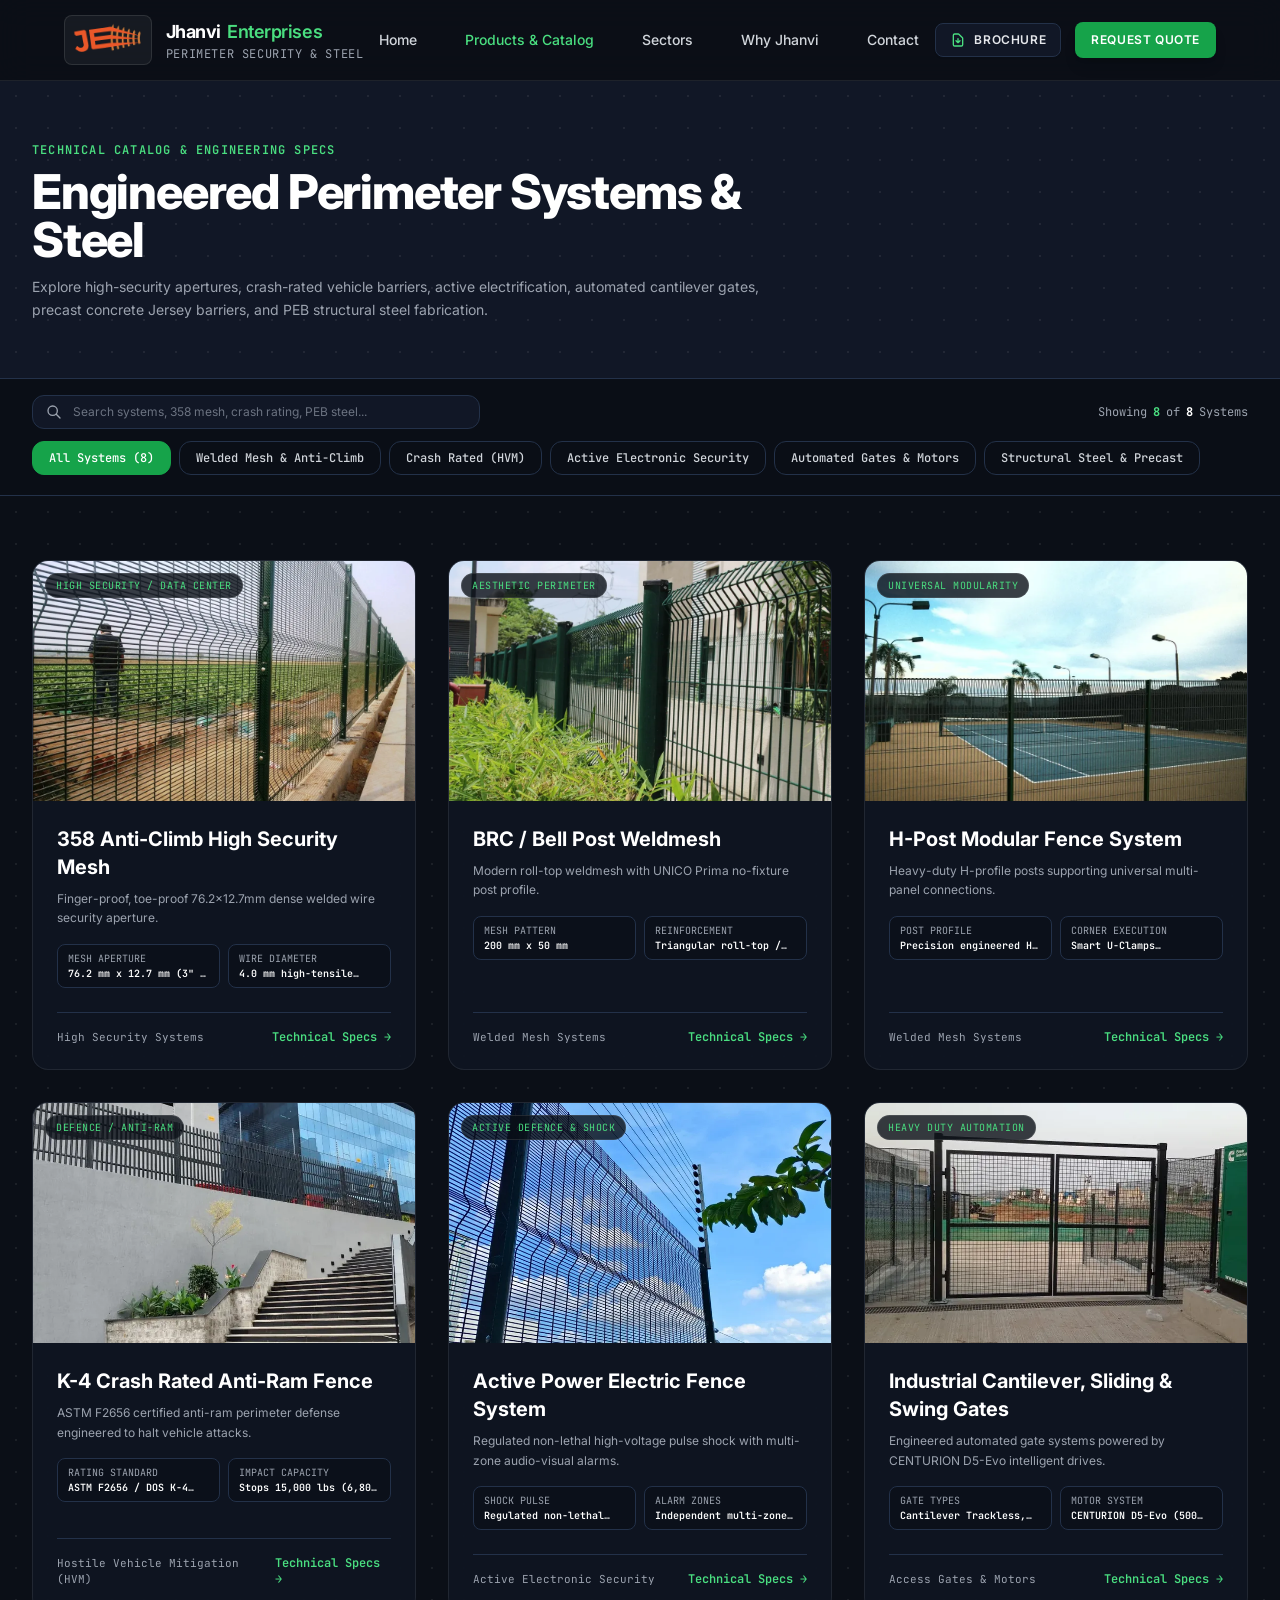
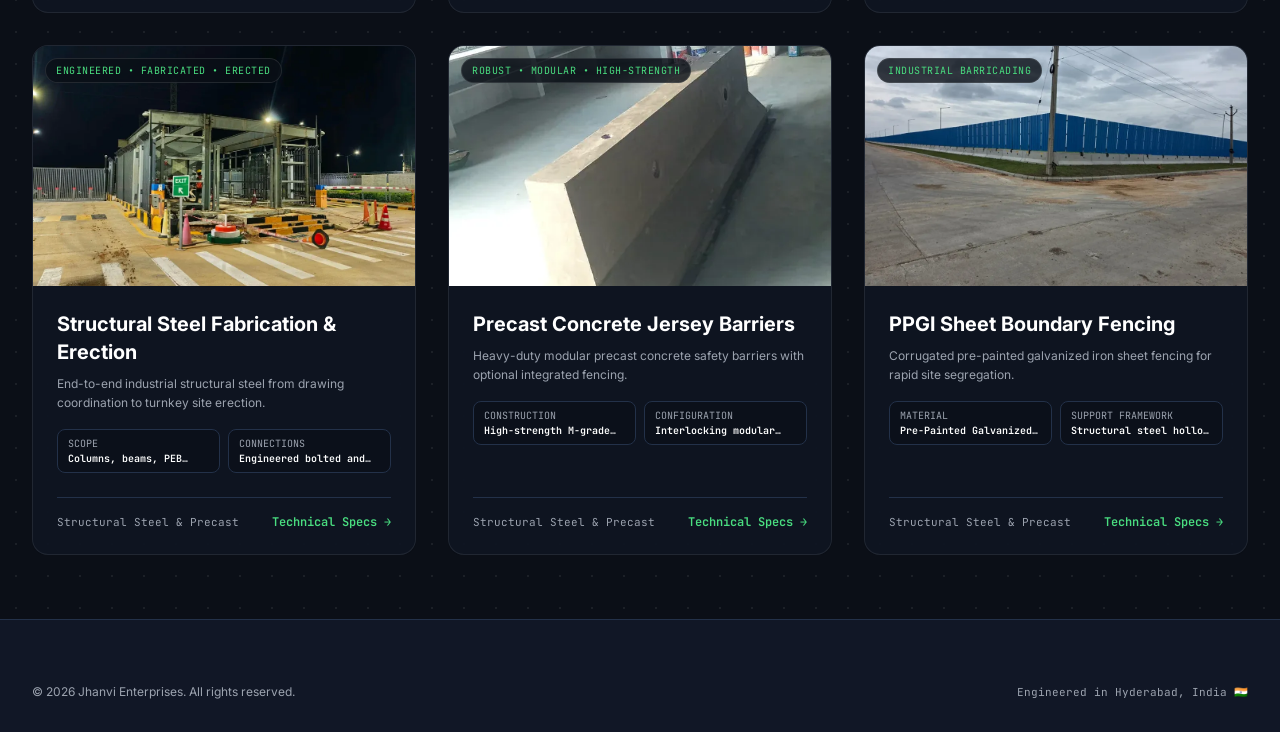
<file: products.html>
<!DOCTYPE html>
<html lang="en" class="scroll-smooth">
<head>
    <meta charset="UTF-8">
    <meta name="viewport" content="width=device-width, initial-scale=1.0">
    <title>Products & Technical Catalog | Jhanvi Enterprises</title>
    <meta name="description" content="Industrial perimeter fencing systems, 358 anti-climb, K-4 crash barriers, active electric fences, structural steel fabrication, precast jersey barriers and automated gates.">
    <link rel="canonical" href="https://www.jhanvienterprises.co.in/products.html">
    <link rel="icon" type="image/png" href="assets/images/logo2.png">
    <link rel="apple-touch-icon" href="assets/images/logo2.png">

    <!-- Open Graph -->
    <meta property="og:type" content="website">
    <meta property="og:url" content="https://www.jhanvienterprises.co.in/products.html">
    <meta property="og:title" content="Products & Technical Catalog | Jhanvi Enterprises">
    <meta property="og:description" content="Explore certified physical perimeter security systems, hostile vehicle mitigation, and PEB structural steel specifications.">
    <meta property="og:image" content="https://www.jhanvienterprises.co.in/assets/images/anti_climb_358_installed.webp">

    <!-- Twitter -->
    <meta name="twitter:card" content="summary_large_image">
    <meta name="twitter:title" content="Products & Technical Catalog | Jhanvi Enterprises">
    <meta name="twitter:description" content="Explore certified physical perimeter security systems, hostile vehicle mitigation, and PEB structural steel specifications.">
    <meta name="twitter:image" content="https://www.jhanvienterprises.co.in/assets/images/anti_climb_358_installed.webp">
    <!-- Preconnect & Pruned Google Fonts (Inter + JetBrains Mono) -->
    <link rel="preconnect" href="https://fonts.googleapis.com">
    <link rel="preconnect" href="https://fonts.gstatic.com" crossorigin>
    <link href="https://fonts.googleapis.com/css2?family=Inter:wght@400;500;600;700;800&family=JetBrains+Mono:wght@400;600&display=swap" rel="stylesheet">
    <!-- Production Compiled Minified Tailwind CSS -->
    <link rel="stylesheet" href="css/style.min.css">
    <style>
        body {
            background-color: #0B0F17;
            color: #F3F4F6;
            font-family: 'Inter', sans-serif;
        }
        .cyber-grid {
            background-image: radial-gradient(rgba(255, 255, 255, 0.07) 1px, transparent 1px);
            background-size: 32px 32px;
        }
        .glass-header {
            background: rgba(11, 15, 23, 0.82);
            backdrop-filter: blur(16px);
            -webkit-backdrop-filter: blur(16px);
            border-bottom: 1px solid rgba(255, 255, 255, 0.08);
        }
        .glass-card {
            background: rgba(17, 23, 38, 0.7);
            backdrop-filter: blur(12px);
            border: 1px solid rgba(255, 255, 255, 0.08);
        }
        .filter-btn.is-active {
            background-color: #16a34a;
            color: #ffffff;
            border-color: #16a34a;
        }
    </style>
</head>
<body class="selection:bg-brand-500 selection:text-white">

<!-- Skip to Main Content Link (WCAG 2.4.1) -->
<a href="#main-content" class="sr-only focus:not-sr-only focus:fixed focus:top-4 focus:left-4 focus:z-50 focus:px-4 focus:py-2.5 focus:bg-brand-600 focus:text-white focus:rounded-lg focus:shadow-2xl focus:font-semibold focus:text-xs focus:uppercase focus:tracking-wider focus:outline-none focus:ring-2 focus:ring-white">
    Skip to Main Content
</a>

<!-- Fixed Top Navbar -->
<header class="fixed top-0 left-0 right-0 z-50 glass-header">
    <div class="w-full px-4 sm:px-8 lg:px-12 xl:px-16">
        <div class="flex items-center justify-between h-20">
            <!-- Brand Logo -->
            <a href="index.html" class="flex items-center gap-3.5 group">
                <div class="p-1.5 rounded-lg bg-white/5 border border-white/10 group-hover:border-brand-500/40 transition-colors">
                    <img src="assets/images/logo2.png" alt="Jhanvi Enterprises Logo" class="h-8 sm:h-9 w-auto object-contain" width="160" height="36" decoding="async">
                </div>
                <div class="flex flex-col">
                    <span class="text-base sm:text-lg font-bold tracking-tight text-white flex items-center gap-1.5">
                        Jhanvi <span class="text-brand-400 font-semibold">Enterprises</span>
                    </span>
                    <span class="text-xs text-gray-400 font-mono tracking-wider uppercase hidden sm:block">Perimeter Security & Steel</span>
                </div>
            </a>

            <!-- Desktop Navigation -->
            <nav class="hidden md:flex items-center gap-8 lg:gap-10 xl:gap-12">
                <a href="index.html" class="text-sm font-medium text-gray-300 hover:text-white transition-colors">Home</a>
                <a href="products.html" class="text-sm font-medium text-brand-400">Products & Catalog</a>
                <a href="index.html#sectors" class="text-sm font-medium text-gray-300 hover:text-white transition-colors">Sectors</a>
                <a href="index.html#about" class="text-sm font-medium text-gray-300 hover:text-white transition-colors">Why Jhanvi</a>
                <a href="contact.html" class="text-sm font-medium text-gray-300 hover:text-white transition-colors">Contact</a>
            </nav>

            <!-- CTA Actions -->
            <div class="hidden md:flex items-center gap-3.5">
                <a href="assets/docs/jhanvi-enterprises-technical-spec-2026.pdf" download="Jhanvi_Enterprises_Company_Profile.pdf" class="inline-flex items-center gap-2 px-3.5 py-2 rounded-lg text-xs font-semibold uppercase tracking-wider bg-dark-card hover:bg-dark-surface border border-dark-border hover:border-brand-500/50 text-gray-200 hover:text-white transition-all shadow-sm">
                    <svg class="w-4 h-4 text-brand-400" fill="none" stroke="currentColor" viewBox="0 0 24 24"><path stroke-linecap="round" stroke-linejoin="round" stroke-width="2" d="M12 10v6m0 0l-3-3m3 3l3-3m2 8H7a2 2 0 01-2-2V5a2 2 0 012-2h5.586a1 1 0 01.707.293l5.414 5.414a1 1 0 01.293.707V19a2 2 0 01-2 2z"/></svg>
                    <span>Brochure</span>
                </a>
                <a href="contact.html" class="inline-flex items-center justify-center px-4 py-2.5 rounded-lg text-xs font-semibold uppercase tracking-wider bg-brand-600 hover:bg-brand-500 text-white transition-all shadow-lg">
                    Request Quote
                </a>
            </div>

            <!-- Mobile menu button -->
            <button id="mobile-toggle" class="md:hidden p-2 rounded-lg text-gray-400 hover:text-white hover:bg-dark-card border border-dark-border" aria-label="Toggle navigation" aria-expanded="false" aria-controls="mobile-menu">
                <svg id="hamburger-icon" class="w-6 h-6" fill="none" stroke="currentColor" viewBox="0 0 24 24"><path stroke-linecap="round" stroke-linejoin="round" stroke-width="2" d="M4 6h16M4 12h16M4 18h16"/></svg>
                <svg id="close-icon" class="w-6 h-6 hidden" fill="none" stroke="currentColor" viewBox="0 0 24 24"><path stroke-linecap="round" stroke-linejoin="round" stroke-width="2" d="M6 18L18 6M6 6l12 12"/></svg>
            </button>
        </div>
    </div>

    <!-- Mobile Drawer -->
    <div id="mobile-menu" class="hidden md:hidden border-t border-dark-border bg-dark-base/98 px-4 pt-3 pb-6 space-y-2">
        <a href="index.html" class="block px-3 py-2 rounded-lg text-sm font-medium text-gray-300 hover:bg-dark-card">Home</a>
        <a href="products.html" class="block px-3 py-2 rounded-lg text-sm font-medium text-brand-400 bg-dark-surface">Products & Catalog</a>
        <a href="index.html#sectors" class="block px-3 py-2 rounded-lg text-sm font-medium text-gray-300 hover:bg-dark-card">Application Sectors</a>
        <a href="contact.html" class="block px-3 py-2 rounded-lg text-sm font-medium text-gray-300 hover:bg-dark-card">Contact Us</a>
        <div class="pt-2">
            <a href="assets/docs/jhanvi-enterprises-technical-spec-2026.pdf" download="Jhanvi_Enterprises_Company_Profile.pdf" class="flex items-center justify-center gap-2 w-full py-2.5 rounded-lg text-xs font-semibold uppercase tracking-wider bg-dark-surface border border-dark-border text-gray-200 hover:text-white">
                <svg class="w-4 h-4 text-brand-400" fill="none" stroke="currentColor" viewBox="0 0 24 24"><path stroke-linecap="round" stroke-linejoin="round" stroke-width="2" d="M12 10v6m0 0l-3-3m3 3l3-3m2 8H7a2 2 0 01-2-2V5a2 2 0 012-2h5.586a1 1 0 01.707.293l5.414 5.414a1 1 0 01.293.707V19a2 2 0 01-2 2z"/></svg>
                Download Technical Brochure
            </a>
        </div>
    </div>
</header>

<main id="main-content" class="pt-20">
    <!-- Header Banner -->
    <section class="py-14 bg-dark-card border-b border-dark-border cyber-grid">
        <div class="max-w-7xl mx-auto px-4 sm:px-6 lg:px-8">
            <div class="max-w-3xl">
                <span class="text-xs font-mono uppercase tracking-widest text-brand-400 font-semibold">Technical Catalog & Engineering Specs</span>
                <h1 class="text-3xl sm:text-5xl font-extrabold text-white tracking-tight mt-2">Engineered Perimeter Systems & Steel</h1>
                <p class="text-sm text-gray-400 mt-3 leading-relaxed">
                    Explore high-security apertures, crash-rated vehicle barriers, active electrification, automated cantilever gates, precast concrete Jersey barriers, and PEB structural steel fabrication.
                </p>
            </div>
        </div>
    </section>

    <!-- Search & Filter Category Bar -->
    <section class="sticky top-20 z-40 bg-dark-base/95 backdrop-blur-md border-b border-dark-border py-4">
        <div class="max-w-7xl mx-auto px-4 sm:px-6 lg:px-8 space-y-3">
            <div class="flex flex-col sm:flex-row sm:items-center justify-between gap-3">
                <div class="relative flex-1 max-w-md">
                    <svg class="w-4 h-4 text-gray-400 absolute left-3.5 top-1/2 -translate-y-1/2" fill="none" stroke="currentColor" viewBox="0 0 24 24"><path stroke-linecap="round" stroke-linejoin="round" stroke-width="2" d="M21 21l-6-6m2-5a7 7 0 11-14 0 7 7 0 0114 0z"/></svg>
                    <input type="text" id="catalog-search" placeholder="Search systems, 358 mesh, crash rating, PEB steel..." class="w-full bg-dark-card border border-dark-border rounded-xl pl-10 pr-4 py-2 text-xs text-white placeholder-gray-500 focus:border-brand-500 focus:outline-none transition-colors" aria-label="Search product catalog">
                </div>
                <div class="text-xs font-mono text-gray-400 flex items-center gap-1.5" id="catalog-counter">
                    Showing <span class="text-brand-400 font-bold" id="counter-current">8</span> of <span class="text-white font-bold" id="counter-total">8</span> Systems
                </div>
            </div>
            <div class="flex items-center gap-2 overflow-x-auto pb-1 no-scrollbar" id="category-filters">
                <button class="filter-btn is-active whitespace-nowrap px-4 py-2 rounded-xl border border-dark-border text-xs font-mono font-medium text-gray-300 hover:text-white transition-colors" data-filter="all" aria-pressed="true">
                    All Systems (8)
                </button>
                <button class="filter-btn whitespace-nowrap px-4 py-2 rounded-xl border border-dark-border text-xs font-mono font-medium text-gray-300 hover:text-white transition-colors" data-filter="welded-mesh-fencing" aria-pressed="false">
                    Welded Mesh & Anti-Climb
                </button>
                <button class="filter-btn whitespace-nowrap px-4 py-2 rounded-xl border border-dark-border text-xs font-mono font-medium text-gray-300 hover:text-white transition-colors" data-filter="crash-rated-defense" aria-pressed="false">
                    Crash Rated (HVM)
                </button>
                <button class="filter-btn whitespace-nowrap px-4 py-2 rounded-xl border border-dark-border text-xs font-mono font-medium text-gray-300 hover:text-white transition-colors" data-filter="active-electronic-security" aria-pressed="false">
                    Active Electronic Security
                </button>
                <button class="filter-btn whitespace-nowrap px-4 py-2 rounded-xl border border-dark-border text-xs font-mono font-medium text-gray-300 hover:text-white transition-colors" data-filter="gates-and-automation" aria-pressed="false">
                    Automated Gates & Motors
                </button>
                <button class="filter-btn whitespace-nowrap px-4 py-2 rounded-xl border border-dark-border text-xs font-mono font-medium text-gray-300 hover:text-white transition-colors" data-filter="structural-steel-fabrication" aria-pressed="false">
                    Structural Steel & Precast
                </button>
            </div>
        </div>
    </section>

    <!-- Product Grid Section -->
    <section class="py-16 bg-dark-base cyber-grid">
        <div class="max-w-7xl mx-auto px-4 sm:px-6 lg:px-8">
            <!-- Grid Container -->
            <div id="product-grid" class="grid grid-cols-1 md:grid-cols-2 lg:grid-cols-3 gap-8">
                <!-- Javascript will inject products -->
            </div>
        </div>
    </section>
</main>

<!-- Footer -->
<footer class="bg-dark-card border-t border-dark-border pt-16 pb-8">
    <div class="max-w-7xl mx-auto px-4 sm:px-6 lg:px-8">
        <div class="flex flex-col sm:flex-row items-center justify-between text-xs text-gray-400 gap-4">
            <p>&copy; 2026 Jhanvi Enterprises. All rights reserved.</p>
            <p class="font-mono text-[11px]">Engineered in Hyderabad, India 🇮🇳</p>
        </div>
    </div>
</footer>

<script src="js/products-data.js"></script>
<script>
// Mobile toggle
const mobileBtn = document.getElementById('mobile-toggle');
const mobileMenu = document.getElementById('mobile-menu');
const hamburgerIcon = document.getElementById('hamburger-icon');
const closeIcon = document.getElementById('close-icon');

mobileBtn.addEventListener('click', () => {
    const isHidden = mobileMenu.classList.contains('hidden');
    mobileMenu.classList.toggle('hidden');
    hamburgerIcon.classList.toggle('hidden');
    closeIcon.classList.toggle('hidden');
    mobileBtn.setAttribute('aria-expanded', isHidden ? 'true' : 'false');
});

// Render Products
let activeFilter = 'all';

function renderCatalog() {
    const data = window.PRODUCTS_DATA;
    if (!data || !data.product_categories) return;

    const grid = document.getElementById('product-grid');
    grid.innerHTML = '';

    let products = [];
    data.product_categories.forEach(cat => {
        cat.products.forEach(p => {
            p._categoryId = cat.id;
            p._categoryTitle = cat.title;
            products.push(p);
        });
    });

    const filtered = products.filter(p => activeFilter === 'all' || p._categoryId === activeFilter);

    filtered.forEach(p => {
        const card = document.createElement('a');
        card.href = `product-detail.html?id=${p.id}`;
        card.className = 'glass-card rounded-2xl overflow-hidden flex flex-col group transition-all duration-300 hover:border-brand-500/50 cursor-pointer block';
        
        // Build Specs HTML
        let specsHtml = '';
        if (p.specifications) {
            const entries = Object.entries(p.specifications).slice(0, 2);
            specsHtml = entries.map(([k, v]) => {
                const label = k.replace(/_/g, ' ').toUpperCase();
                return `<div class="bg-dark-base/70 border border-dark-border px-2.5 py-1.5 rounded-lg text-[10px] font-mono text-gray-300">
                    <span class="text-gray-400 block">${label}</span>
                    <span class="text-white font-semibold line-clamp-1">${v}</span>
                </div>`;
            }).join('');
        }

        card.innerHTML = `
            <div class="relative h-60 overflow-hidden bg-dark-surface">
                <img src="${p.image}" alt="${p.name}" class="w-full h-full object-cover group-hover:scale-105 transition-transform duration-500" loading="lazy" decoding="async" width="400" height="240">
                <div class="absolute top-3 left-3 px-2.5 py-1 rounded-full text-[10px] font-mono uppercase tracking-wider bg-dark-base/80 border border-white/10 text-brand-400">
                    ${p.badge || p.category}
                </div>
            </div>
            <div class="p-6 flex-1 flex flex-col justify-between">
                <div>
                    <h3 class="text-xl font-bold text-white group-hover:text-brand-400 transition-colors">${p.name}</h3>
                    <p class="text-xs text-gray-400 mt-2 leading-relaxed line-clamp-2">${p.tagline || p.overview}</p>
                    
                    <div class="grid grid-cols-2 gap-2 mt-4">
                        ${specsHtml}
                    </div>
                </div>

                <div class="mt-6 pt-4 border-t border-dark-border flex items-center justify-between">
                    <span class="text-[11px] font-mono text-gray-400">${p.category}</span>
                    <span class="text-xs font-mono font-semibold text-brand-400 group-hover:text-brand-300 flex items-center gap-1.5">
                        Technical Specs →
                    </span>
                </div>
            </div>
        `;
        grid.appendChild(card);
    });
}

// Filter button clicks
document.querySelectorAll('.filter-btn').forEach(btn => {
    btn.addEventListener('click', () => {
        document.querySelectorAll('.filter-btn').forEach(b => {
            b.classList.remove('is-active');
            b.setAttribute('aria-pressed', 'false');
        });
        btn.classList.add('is-active');
        btn.setAttribute('aria-pressed', 'true');
        activeFilter = btn.dataset.filter;
        renderCatalog();
    });
});

// URL Parameter Handling
const params = new URLSearchParams(window.location.search);
const catParam = params.get('category');
if (catParam) {
    activeFilter = catParam;
    document.querySelectorAll('.filter-btn').forEach(btn => {
        const isTarget = btn.dataset.filter === catParam;
        btn.classList.toggle('is-active', isTarget);
        btn.setAttribute('aria-pressed', isTarget ? 'true' : 'false');
    });
}

renderCatalog();
</script>
</body>
</html>
</file>
<file: css/style.min.css>
*,:after,:before{--tw-border-spacing-x:0;--tw-border-spacing-y:0;--tw-translate-x:0;--tw-translate-y:0;--tw-rotate:0;--tw-skew-x:0;--tw-skew-y:0;--tw-scale-x:1;--tw-scale-y:1;--tw-pan-x: ;--tw-pan-y: ;--tw-pinch-zoom: ;--tw-scroll-snap-strictness:proximity;--tw-gradient-from-position: ;--tw-gradient-via-position: ;--tw-gradient-to-position: ;--tw-ordinal: ;--tw-slashed-zero: ;--tw-numeric-figure: ;--tw-numeric-spacing: ;--tw-numeric-fraction: ;--tw-ring-inset: ;--tw-ring-offset-width:0px;--tw-ring-offset-color:#fff;--tw-ring-color:rgba(59,130,246,.5);--tw-ring-offset-shadow:0 0 #0000;--tw-ring-shadow:0 0 #0000;--tw-shadow:0 0 #0000;--tw-shadow-colored:0 0 #0000;--tw-blur: ;--tw-brightness: ;--tw-contrast: ;--tw-grayscale: ;--tw-hue-rotate: ;--tw-invert: ;--tw-saturate: ;--tw-sepia: ;--tw-drop-shadow: ;--tw-backdrop-blur: ;--tw-backdrop-brightness: ;--tw-backdrop-contrast: ;--tw-backdrop-grayscale: ;--tw-backdrop-hue-rotate: ;--tw-backdrop-invert: ;--tw-backdrop-opacity: ;--tw-backdrop-saturate: ;--tw-backdrop-sepia: ;--tw-contain-size: ;--tw-contain-layout: ;--tw-contain-paint: ;--tw-contain-style: }::backdrop{--tw-border-spacing-x:0;--tw-border-spacing-y:0;--tw-translate-x:0;--tw-translate-y:0;--tw-rotate:0;--tw-skew-x:0;--tw-skew-y:0;--tw-scale-x:1;--tw-scale-y:1;--tw-pan-x: ;--tw-pan-y: ;--tw-pinch-zoom: ;--tw-scroll-snap-strictness:proximity;--tw-gradient-from-position: ;--tw-gradient-via-position: ;--tw-gradient-to-position: ;--tw-ordinal: ;--tw-slashed-zero: ;--tw-numeric-figure: ;--tw-numeric-spacing: ;--tw-numeric-fraction: ;--tw-ring-inset: ;--tw-ring-offset-width:0px;--tw-ring-offset-color:#fff;--tw-ring-color:rgba(59,130,246,.5);--tw-ring-offset-shadow:0 0 #0000;--tw-ring-shadow:0 0 #0000;--tw-shadow:0 0 #0000;--tw-shadow-colored:0 0 #0000;--tw-blur: ;--tw-brightness: ;--tw-contrast: ;--tw-grayscale: ;--tw-hue-rotate: ;--tw-invert: ;--tw-saturate: ;--tw-sepia: ;--tw-drop-shadow: ;--tw-backdrop-blur: ;--tw-backdrop-brightness: ;--tw-backdrop-contrast: ;--tw-backdrop-grayscale: ;--tw-backdrop-hue-rotate: ;--tw-backdrop-invert: ;--tw-backdrop-opacity: ;--tw-backdrop-saturate: ;--tw-backdrop-sepia: ;--tw-contain-size: ;--tw-contain-layout: ;--tw-contain-paint: ;--tw-contain-style: }/*! tailwindcss v3.4.19 | MIT License | https://tailwindcss.com*/*,:after,:before{box-sizing:border-box;border:0 solid #e5e7eb}:after,:before{--tw-content:""}:host,html{line-height:1.5;-webkit-text-size-adjust:100%;-moz-tab-size:4;-o-tab-size:4;tab-size:4;font-family:Inter,-apple-system,BlinkMacSystemFont,Segoe UI,Roboto,sans-serif;font-feature-settings:normal;font-variation-settings:normal;-webkit-tap-highlight-color:transparent}body{margin:0;line-height:inherit}hr{height:0;color:inherit;border-top-width:1px}abbr:where([title]){-webkit-text-decoration:underline dotted;text-decoration:underline dotted}h1,h2,h3,h4,h5,h6{font-size:inherit;font-weight:inherit}a{color:inherit;text-decoration:inherit}b,strong{font-weight:bolder}code,kbd,pre,samp{font-family:JetBrains Mono,Fira Code,monospace;font-feature-settings:normal;font-variation-settings:normal;font-size:1em}small{font-size:80%}sub,sup{font-size:75%;line-height:0;position:relative;vertical-align:baseline}sub{bottom:-.25em}sup{top:-.5em}table{text-indent:0;border-color:inherit;border-collapse:collapse}button,input,optgroup,select,textarea{font-family:inherit;font-feature-settings:inherit;font-variation-settings:inherit;font-size:100%;font-weight:inherit;line-height:inherit;letter-spacing:inherit;color:inherit;margin:0;padding:0}button,select{text-transform:none}button,input:where([type=button]),input:where([type=reset]),input:where([type=submit]){-webkit-appearance:button;background-color:transparent;background-image:none}:-moz-focusring{outline:auto}:-moz-ui-invalid{box-shadow:none}progress{vertical-align:baseline}::-webkit-inner-spin-button,::-webkit-outer-spin-button{height:auto}[type=search]{-webkit-appearance:textfield;outline-offset:-2px}::-webkit-search-decoration{-webkit-appearance:none}::-webkit-file-upload-button{-webkit-appearance:button;font:inherit}summary{display:list-item}blockquote,dd,dl,figure,h1,h2,h3,h4,h5,h6,hr,p,pre{margin:0}fieldset{margin:0}fieldset,legend{padding:0}menu,ol,ul{list-style:none;margin:0;padding:0}dialog{padding:0}textarea{resize:vertical}input::-moz-placeholder,textarea::-moz-placeholder{opacity:1;color:#9ca3af}input::placeholder,textarea::placeholder{opacity:1;color:#9ca3af}[role=button],button{cursor:pointer}:disabled{cursor:default}audio,canvas,embed,iframe,img,object,svg,video{display:block;vertical-align:middle}img,video{max-width:100%;height:auto}[hidden]:where(:not([hidden=until-found])){display:none}a:focus-visible,button:focus-visible,input:focus-visible,select:focus-visible,textarea:focus-visible{outline:2px solid #22c55e!important;outline-offset:2px!important}.sr-only{position:absolute;width:1px;height:1px;padding:0;margin:-1px;overflow:hidden;clip:rect(0,0,0,0);white-space:nowrap;border-width:0}.pointer-events-none{pointer-events:none}.invisible{visibility:hidden}.static{position:static}.fixed{position:fixed}.absolute{position:absolute}.relative{position:relative}.sticky{position:sticky}.inset-0{inset:0}.bottom-6{bottom:1.5rem}.left-0{left:0}.left-3{left:.75rem}.left-3\.5{left:.875rem}.left-4{left:1rem}.right-0{right:0}.right-6{right:1.5rem}.top-0{top:0}.top-1\/2{top:50%}.top-20{top:5rem}.top-3{top:.75rem}.top-4{top:1rem}.top-full{top:100%}.z-10{z-index:10}.z-40{z-index:40}.z-50{z-index:50}.mx-auto{margin-left:auto;margin-right:auto}.my-1{margin-top:.25rem}.mb-1,.my-1{margin-bottom:.25rem}.mb-1\.5{margin-bottom:.375rem}.mb-10{margin-bottom:2.5rem}.mb-12{margin-bottom:3rem}.mb-16{margin-bottom:4rem}.mb-2{margin-bottom:.5rem}.mb-3{margin-bottom:.75rem}.mb-4{margin-bottom:1rem}.mb-6{margin-bottom:1.5rem}.mb-8{margin-bottom:2rem}.mt-0\.5{margin-top:.125rem}.mt-1{margin-top:.25rem}.mt-1\.5{margin-top:.375rem}.mt-2{margin-top:.5rem}.mt-3{margin-top:.75rem}.mt-4{margin-top:1rem}.mt-6{margin-top:1.5rem}.mt-8{margin-top:2rem}.line-clamp-1{-webkit-line-clamp:1}.line-clamp-1,.line-clamp-2{overflow:hidden;display:-webkit-box;-webkit-box-orient:vertical}.line-clamp-2{-webkit-line-clamp:2}.block{display:block}.flex{display:flex}.inline-flex{display:inline-flex}.table{display:table}.grid{display:grid}.hidden{display:none}.aspect-\[4\/3\]{aspect-ratio:4/3}.aspect-video{aspect-ratio:16/9}.h-1\.5{height:.375rem}.h-1\/3{height:33.333333%}.h-12{height:3rem}.h-14{height:3.5rem}.h-16{height:4rem}.h-2{height:.5rem}.h-2\.5{height:.625rem}.h-20{height:5rem}.h-3\.5{height:.875rem}.h-4{height:1rem}.h-5{height:1.25rem}.h-56{height:14rem}.h-6{height:1.5rem}.h-60{height:15rem}.h-8{height:2rem}.h-9{height:2.25rem}.h-auto{height:auto}.h-full{height:100%}.h-screen{height:100vh}.max-h-7{max-height:1.75rem}.max-h-8{max-height:2rem}.max-h-\[1080px\]{max-height:1080px}.min-h-\[720px\]{min-height:720px}.min-h-screen{min-height:100vh}.w-1\.5{width:.375rem}.w-12{width:3rem}.w-16{width:4rem}.w-2{width:.5rem}.w-2\.5{width:.625rem}.w-3\.5{width:.875rem}.w-32{width:8rem}.w-36{width:9rem}.w-4{width:1rem}.w-5{width:1.25rem}.w-6{width:1.5rem}.w-72{width:18rem}.w-8{width:2rem}.w-\[320px\]{width:320px}.w-auto{width:auto}.w-full{width:100%}.w-max{width:-moz-max-content;width:max-content}.max-w-2xl{max-width:42rem}.max-w-3xl{max-width:48rem}.max-w-4xl{max-width:56rem}.max-w-7xl{max-width:80rem}.max-w-lg{max-width:32rem}.max-w-md{max-width:28rem}.flex-1{flex:1 1 0%}.flex-shrink{flex-shrink:1}.flex-shrink-0{flex-shrink:0}.border-collapse{border-collapse:collapse}.-translate-y-1\/2{--tw-translate-y:-50%}.-translate-y-1\/2,.translate-y-1{transform:translate(var(--tw-translate-x),var(--tw-translate-y)) rotate(var(--tw-rotate)) skewX(var(--tw-skew-x)) skewY(var(--tw-skew-y)) scaleX(var(--tw-scale-x)) scaleY(var(--tw-scale-y))}.translate-y-1{--tw-translate-y:0.25rem}.transform{transform:translate(var(--tw-translate-x),var(--tw-translate-y)) rotate(var(--tw-rotate)) skewX(var(--tw-skew-x)) skewY(var(--tw-skew-y)) scaleX(var(--tw-scale-x)) scaleY(var(--tw-scale-y))}.cursor-grab{cursor:grab}.cursor-pointer{cursor:pointer}.resize-none{resize:none}.grid-cols-1{grid-template-columns:repeat(1,minmax(0,1fr))}.grid-cols-2{grid-template-columns:repeat(2,minmax(0,1fr))}.flex-col{flex-direction:column}.flex-wrap{flex-wrap:wrap}.items-start{align-items:flex-start}.items-end{align-items:flex-end}.items-center{align-items:center}.items-baseline{align-items:baseline}.justify-center{justify-content:center}.justify-between{justify-content:space-between}.gap-1{gap:.25rem}.gap-1\.5{gap:.375rem}.gap-12{gap:3rem}.gap-2{gap:.5rem}.gap-2\.5{gap:.625rem}.gap-3{gap:.75rem}.gap-3\.5{gap:.875rem}.gap-4{gap:1rem}.gap-5{gap:1.25rem}.gap-6{gap:1.5rem}.gap-8{gap:2rem}.space-y-2>:not([hidden])~:not([hidden]){--tw-space-y-reverse:0;margin-top:calc(.5rem*(1 - var(--tw-space-y-reverse)));margin-bottom:calc(.5rem*var(--tw-space-y-reverse))}.space-y-2\.5>:not([hidden])~:not([hidden]){--tw-space-y-reverse:0;margin-top:calc(.625rem*(1 - var(--tw-space-y-reverse)));margin-bottom:calc(.625rem*var(--tw-space-y-reverse))}.space-y-3>:not([hidden])~:not([hidden]){--tw-space-y-reverse:0;margin-top:calc(.75rem*(1 - var(--tw-space-y-reverse)));margin-bottom:calc(.75rem*var(--tw-space-y-reverse))}.space-y-4>:not([hidden])~:not([hidden]){--tw-space-y-reverse:0;margin-top:calc(1rem*(1 - var(--tw-space-y-reverse)));margin-bottom:calc(1rem*var(--tw-space-y-reverse))}.space-y-5>:not([hidden])~:not([hidden]){--tw-space-y-reverse:0;margin-top:calc(1.25rem*(1 - var(--tw-space-y-reverse)));margin-bottom:calc(1.25rem*var(--tw-space-y-reverse))}.space-y-6>:not([hidden])~:not([hidden]){--tw-space-y-reverse:0;margin-top:calc(1.5rem*(1 - var(--tw-space-y-reverse)));margin-bottom:calc(1.5rem*var(--tw-space-y-reverse))}.space-y-8>:not([hidden])~:not([hidden]){--tw-space-y-reverse:0;margin-top:calc(2rem*(1 - var(--tw-space-y-reverse)));margin-bottom:calc(2rem*var(--tw-space-y-reverse))}.divide-y>:not([hidden])~:not([hidden]){--tw-divide-y-reverse:0;border-top-width:calc(1px*(1 - var(--tw-divide-y-reverse)));border-bottom-width:calc(1px*var(--tw-divide-y-reverse))}.divide-dark-border>:not([hidden])~:not([hidden]){--tw-divide-opacity:1;border-color:rgb(35 49 73/var(--tw-divide-opacity,1))}.divide-dark-border\/60>:not([hidden])~:not([hidden]){border-color:rgba(35,49,73,.6)}.divide-dark-border\/80>:not([hidden])~:not([hidden]){border-color:rgba(35,49,73,.8)}.overflow-hidden{overflow:hidden}.overflow-x-auto{overflow-x:auto}.scroll-smooth{scroll-behavior:smooth}.whitespace-nowrap{white-space:nowrap}.rounded{border-radius:.25rem}.rounded-2xl{border-radius:1rem}.rounded-full{border-radius:9999px}.rounded-lg{border-radius:.5rem}.rounded-xl{border-radius:.75rem}.border{border-width:1px}.border-2{border-width:2px}.border-x{border-left-width:1px;border-right-width:1px}.border-y{border-top-width:1px}.border-b,.border-y{border-bottom-width:1px}.border-t{border-top-width:1px}.border-\[\#E6DFD3\]{--tw-border-opacity:1;border-color:rgb(230 223 211/var(--tw-border-opacity,1))}.border-\[\#E8E2D5\]{--tw-border-opacity:1;border-color:rgb(232 226 213/var(--tw-border-opacity,1))}.border-blue-500\/30{border-color:rgba(59,130,246,.3)}.border-brand-500{--tw-border-opacity:1;border-color:rgb(34 197 94/var(--tw-border-opacity,1))}.border-brand-500\/20{border-color:rgba(34,197,94,.2)}.border-brand-500\/30{border-color:rgba(34,197,94,.3)}.border-cyan-500\/30{border-color:rgba(6,182,212,.3)}.border-dark-border{--tw-border-opacity:1;border-color:rgb(35 49 73/var(--tw-border-opacity,1))}.border-dark-border\/80{border-color:rgba(35,49,73,.8)}.border-emerald-500\/30{border-color:rgba(16,185,129,.3)}.border-red-500\/30{border-color:rgba(239,68,68,.3)}.border-white\/10{border-color:hsla(0,0%,100%,.1)}.bg-\[\#0d131f\]\/95{background-color:rgba(13,19,31,.95)}.bg-amber-400{--tw-bg-opacity:1;background-color:rgb(251 191 36/var(--tw-bg-opacity,1))}.bg-amber-500\/20{background-color:rgba(245,158,11,.2)}.bg-blue-400{--tw-bg-opacity:1;background-color:rgb(96 165 250/var(--tw-bg-opacity,1))}.bg-blue-500\/20{background-color:rgba(59,130,246,.2)}.bg-brand-400{--tw-bg-opacity:1;background-color:rgb(74 222 128/var(--tw-bg-opacity,1))}.bg-brand-500\/10{background-color:rgba(34,197,94,.1)}.bg-brand-500\/20{background-color:rgba(34,197,94,.2)}.bg-brand-600{--tw-bg-opacity:1;background-color:rgb(22 163 74/var(--tw-bg-opacity,1))}.bg-cyan-400{--tw-bg-opacity:1;background-color:rgb(34 211 238/var(--tw-bg-opacity,1))}.bg-cyan-500\/10{background-color:rgba(6,182,212,.1)}.bg-cyan-500\/20{background-color:rgba(6,182,212,.2)}.bg-dark-base{--tw-bg-opacity:1;background-color:rgb(11 15 23/var(--tw-bg-opacity,1))}.bg-dark-base\/70{background-color:rgba(11,15,23,.7)}.bg-dark-base\/80{background-color:rgba(11,15,23,.8)}.bg-dark-base\/85{background-color:rgba(11,15,23,.85)}.bg-dark-base\/95{background-color:rgba(11,15,23,.95)}.bg-dark-card{--tw-bg-opacity:1;background-color:rgb(17 23 38/var(--tw-bg-opacity,1))}.bg-dark-card\/90{background-color:rgba(17,23,38,.9)}.bg-dark-card\/95{background-color:rgba(17,23,38,.95)}.bg-dark-surface{--tw-bg-opacity:1;background-color:rgb(24 34 53/var(--tw-bg-opacity,1))}.bg-dark-surface\/50{background-color:rgba(24,34,53,.5)}.bg-emerald-400{--tw-bg-opacity:1;background-color:rgb(52 211 153/var(--tw-bg-opacity,1))}.bg-emerald-500\/10{background-color:rgba(16,185,129,.1)}.bg-emerald-500\/20{background-color:rgba(16,185,129,.2)}.bg-red-400{--tw-bg-opacity:1;background-color:rgb(248 113 113/var(--tw-bg-opacity,1))}.bg-red-500\/10{background-color:rgba(239,68,68,.1)}.bg-red-500\/20{background-color:rgba(239,68,68,.2)}.bg-white\/5{background-color:hsla(0,0%,100%,.05)}.bg-white\/90{background-color:hsla(0,0%,100%,.9)}.bg-yellow-400{--tw-bg-opacity:1;background-color:rgb(250 204 21/var(--tw-bg-opacity,1))}.bg-yellow-500\/20{background-color:rgba(234,179,8,.2)}.bg-gradient-to-b{background-image:linear-gradient(to bottom,var(--tw-gradient-stops))}.from-\[\#FAF7F2\]{--tw-gradient-from:#faf7f2 var(--tw-gradient-from-position);--tw-gradient-to:hsla(38,44%,96%,0) var(--tw-gradient-to-position);--tw-gradient-stops:var(--tw-gradient-from),var(--tw-gradient-to)}.to-\[\#F3EFE6\]{--tw-gradient-to:#f3efe6 var(--tw-gradient-to-position)}.object-contain{-o-object-fit:contain;object-fit:contain}.object-cover{-o-object-fit:cover;object-fit:cover}.p-1\.5{padding:.375rem}.p-2{padding:.5rem}.p-3{padding:.75rem}.p-3\.5{padding:.875rem}.p-4{padding:1rem}.p-5{padding:1.25rem}.p-6{padding:1.5rem}.p-8{padding:2rem}.px-2{padding-left:.5rem;padding-right:.5rem}.px-2\.5{padding-left:.625rem;padding-right:.625rem}.px-3{padding-left:.75rem;padding-right:.75rem}.px-3\.5{padding-left:.875rem;padding-right:.875rem}.px-4{padding-left:1rem;padding-right:1rem}.px-5{padding-left:1.25rem;padding-right:1.25rem}.px-6{padding-left:1.5rem;padding-right:1.5rem}.py-0\.5{padding-top:.125rem;padding-bottom:.125rem}.py-1{padding-top:.25rem;padding-bottom:.25rem}.py-1\.5{padding-top:.375rem;padding-bottom:.375rem}.py-12{padding-top:3rem;padding-bottom:3rem}.py-14{padding-top:3.5rem;padding-bottom:3.5rem}.py-16{padding-top:4rem;padding-bottom:4rem}.py-2{padding-top:.5rem;padding-bottom:.5rem}.py-2\.5{padding-top:.625rem;padding-bottom:.625rem}.py-20{padding-top:5rem;padding-bottom:5rem}.py-3{padding-top:.75rem;padding-bottom:.75rem}.py-3\.5{padding-top:.875rem;padding-bottom:.875rem}.py-4{padding-top:1rem;padding-bottom:1rem}.py-6{padding-top:1.5rem;padding-bottom:1.5rem}.py-8{padding-top:2rem;padding-bottom:2rem}.pb-1{padding-bottom:.25rem}.pb-6{padding-bottom:1.5rem}.pb-8{padding-bottom:2rem}.pl-10{padding-left:2.5rem}.pl-4{padding-left:1rem}.pr-4{padding-right:1rem}.pr-6{padding-right:1.5rem}.pt-16{padding-top:4rem}.pt-2{padding-top:.5rem}.pt-20{padding-top:5rem}.pt-3{padding-top:.75rem}.pt-4{padding-top:1rem}.pt-6{padding-top:1.5rem}.pt-8{padding-top:2rem}.text-left{text-align:left}.text-center{text-align:center}.font-mono{font-family:JetBrains Mono,Fira Code,monospace}.text-2xl{font-size:1.5rem;line-height:2rem}.text-3xl{font-size:1.875rem;line-height:2.25rem}.text-4xl{font-size:2.25rem;line-height:2.5rem}.text-\[10px\]{font-size:10px}.text-\[11px\]{font-size:11px}.text-base{font-size:1rem;line-height:1.5rem}.text-lg{font-size:1.125rem;line-height:1.75rem}.text-sm{font-size:.875rem;line-height:1.25rem}.text-xl{font-size:1.25rem;line-height:1.75rem}.text-xs{font-size:.75rem;line-height:1rem}.font-black{font-weight:900}.font-bold{font-weight:700}.font-extrabold{font-weight:800}.font-medium{font-weight:500}.font-semibold{font-weight:600}.uppercase{text-transform:uppercase}.italic{font-style:italic}.leading-relaxed{line-height:1.625}.tracking-tight{letter-spacing:-.025em}.tracking-wide{letter-spacing:.025em}.tracking-wider{letter-spacing:.05em}.tracking-widest{letter-spacing:.1em}.text-\[\#15803D\]{--tw-text-opacity:1;color:rgb(21 128 61/var(--tw-text-opacity,1))}.text-\[\#182235\]{--tw-text-opacity:1;color:rgb(24 34 53/var(--tw-text-opacity,1))}.text-\[\#536377\]{--tw-text-opacity:1;color:rgb(83 99 119/var(--tw-text-opacity,1))}.text-amber-300{--tw-text-opacity:1;color:rgb(252 211 77/var(--tw-text-opacity,1))}.text-amber-400{--tw-text-opacity:1;color:rgb(251 191 36/var(--tw-text-opacity,1))}.text-blue-400{--tw-text-opacity:1;color:rgb(96 165 250/var(--tw-text-opacity,1))}.text-brand-300{--tw-text-opacity:1;color:rgb(134 239 172/var(--tw-text-opacity,1))}.text-brand-400{--tw-text-opacity:1;color:rgb(74 222 128/var(--tw-text-opacity,1))}.text-cyan-300{--tw-text-opacity:1;color:rgb(103 232 249/var(--tw-text-opacity,1))}.text-cyan-400{--tw-text-opacity:1;color:rgb(34 211 238/var(--tw-text-opacity,1))}.text-emerald-400{--tw-text-opacity:1;color:rgb(52 211 153/var(--tw-text-opacity,1))}.text-gray-200{--tw-text-opacity:1;color:rgb(229 231 235/var(--tw-text-opacity,1))}.text-gray-300{--tw-text-opacity:1;color:rgb(209 213 219/var(--tw-text-opacity,1))}.text-gray-400{--tw-text-opacity:1;color:rgb(156 163 175/var(--tw-text-opacity,1))}.text-gray-500{--tw-text-opacity:1;color:rgb(107 114 128/var(--tw-text-opacity,1))}.text-red-300{--tw-text-opacity:1;color:rgb(252 165 165/var(--tw-text-opacity,1))}.text-red-400{--tw-text-opacity:1;color:rgb(248 113 113/var(--tw-text-opacity,1))}.text-white{--tw-text-opacity:1;color:rgb(255 255 255/var(--tw-text-opacity,1))}.text-yellow-300{--tw-text-opacity:1;color:rgb(253 224 71/var(--tw-text-opacity,1))}.text-yellow-400{--tw-text-opacity:1;color:rgb(250 204 21/var(--tw-text-opacity,1))}.placeholder-gray-500::-moz-placeholder{--tw-placeholder-opacity:1;color:rgb(107 114 128/var(--tw-placeholder-opacity,1))}.placeholder-gray-500::placeholder{--tw-placeholder-opacity:1;color:rgb(107 114 128/var(--tw-placeholder-opacity,1))}.opacity-0{opacity:0}.shadow-2xl{--tw-shadow:0 25px 50px -12px rgba(0,0,0,.25);--tw-shadow-colored:0 25px 50px -12px var(--tw-shadow-color);box-shadow:var(--tw-ring-offset-shadow,0 0 #0000),var(--tw-ring-shadow,0 0 #0000),var(--tw-shadow)}.shadow-\[0_0_6px_\#22c55e\]{--tw-shadow:0 0 6px #22c55e;--tw-shadow-colored:0 0 6px var(--tw-shadow-color)}.shadow-\[0_0_6px_\#22c55e\],.shadow-\[0_0_6px_\#22d3ee\]{box-shadow:var(--tw-ring-offset-shadow,0 0 #0000),var(--tw-ring-shadow,0 0 #0000),var(--tw-shadow)}.shadow-\[0_0_6px_\#22d3ee\]{--tw-shadow:0 0 6px #22d3ee;--tw-shadow-colored:0 0 6px var(--tw-shadow-color)}.shadow-\[0_0_6px_\#34d399\]{--tw-shadow:0 0 6px #34d399;--tw-shadow-colored:0 0 6px var(--tw-shadow-color)}.shadow-\[0_0_6px_\#34d399\],.shadow-\[0_0_6px_\#fbbf24\]{box-shadow:var(--tw-ring-offset-shadow,0 0 #0000),var(--tw-ring-shadow,0 0 #0000),var(--tw-shadow)}.shadow-\[0_0_6px_\#fbbf24\]{--tw-shadow:0 0 6px #fbbf24;--tw-shadow-colored:0 0 6px var(--tw-shadow-color)}.shadow-lg{--tw-shadow:0 10px 15px -3px rgba(0,0,0,.1),0 4px 6px -4px rgba(0,0,0,.1);--tw-shadow-colored:0 10px 15px -3px var(--tw-shadow-color),0 4px 6px -4px var(--tw-shadow-color)}.shadow-lg,.shadow-sm{box-shadow:var(--tw-ring-offset-shadow,0 0 #0000),var(--tw-ring-shadow,0 0 #0000),var(--tw-shadow)}.shadow-sm{--tw-shadow:0 1px 2px 0 rgba(0,0,0,.05);--tw-shadow-colored:0 1px 2px 0 var(--tw-shadow-color)}.outline-none{outline:2px solid transparent;outline-offset:2px}.blur{--tw-blur:blur(8px)}.blur,.filter{filter:var(--tw-blur) var(--tw-brightness) var(--tw-contrast) var(--tw-grayscale) var(--tw-hue-rotate) var(--tw-invert) var(--tw-saturate) var(--tw-sepia) var(--tw-drop-shadow)}.backdrop-blur-md{--tw-backdrop-blur:blur(12px)}.backdrop-blur-md,.backdrop-blur-xl{-webkit-backdrop-filter:var(--tw-backdrop-blur) var(--tw-backdrop-brightness) var(--tw-backdrop-contrast) var(--tw-backdrop-grayscale) var(--tw-backdrop-hue-rotate) var(--tw-backdrop-invert) var(--tw-backdrop-opacity) var(--tw-backdrop-saturate) var(--tw-backdrop-sepia);backdrop-filter:var(--tw-backdrop-blur) var(--tw-backdrop-brightness) var(--tw-backdrop-contrast) var(--tw-backdrop-grayscale) var(--tw-backdrop-hue-rotate) var(--tw-backdrop-invert) var(--tw-backdrop-opacity) var(--tw-backdrop-saturate) var(--tw-backdrop-sepia)}.backdrop-blur-xl{--tw-backdrop-blur:blur(24px)}.backdrop-filter{-webkit-backdrop-filter:var(--tw-backdrop-blur) var(--tw-backdrop-brightness) var(--tw-backdrop-contrast) var(--tw-backdrop-grayscale) var(--tw-backdrop-hue-rotate) var(--tw-backdrop-invert) var(--tw-backdrop-opacity) var(--tw-backdrop-saturate) var(--tw-backdrop-sepia);backdrop-filter:var(--tw-backdrop-blur) var(--tw-backdrop-brightness) var(--tw-backdrop-contrast) var(--tw-backdrop-grayscale) var(--tw-backdrop-hue-rotate) var(--tw-backdrop-invert) var(--tw-backdrop-opacity) var(--tw-backdrop-saturate) var(--tw-backdrop-sepia)}.transition{transition-property:color,background-color,border-color,text-decoration-color,fill,stroke,opacity,box-shadow,transform,filter,-webkit-backdrop-filter;transition-property:color,background-color,border-color,text-decoration-color,fill,stroke,opacity,box-shadow,transform,filter,backdrop-filter;transition-property:color,background-color,border-color,text-decoration-color,fill,stroke,opacity,box-shadow,transform,filter,backdrop-filter,-webkit-backdrop-filter;transition-timing-function:cubic-bezier(.4,0,.2,1);transition-duration:.15s}.transition-all{transition-property:all;transition-timing-function:cubic-bezier(.4,0,.2,1);transition-duration:.15s}.transition-colors{transition-property:color,background-color,border-color,text-decoration-color,fill,stroke;transition-timing-function:cubic-bezier(.4,0,.2,1);transition-duration:.15s}.transition-transform{transition-property:transform;transition-timing-function:cubic-bezier(.4,0,.2,1);transition-duration:.15s}.duration-200{transition-duration:.2s}.duration-300{transition-duration:.3s}.duration-500{transition-duration:.5s}@media (prefers-reduced-motion:reduce){*,:after,:before{animation-duration:.001ms!important;animation-iteration-count:1!important;transition-duration:.001ms!important;scroll-behavior:auto!important}.marquee-track-forward,.marquee-track-reverse{animation:none!important;transform:none!important}}.selection\:bg-brand-500 ::-moz-selection{--tw-bg-opacity:1;background-color:rgb(34 197 94/var(--tw-bg-opacity,1))}.selection\:bg-brand-500 ::selection{--tw-bg-opacity:1;background-color:rgb(34 197 94/var(--tw-bg-opacity,1))}.selection\:text-white ::-moz-selection{--tw-text-opacity:1;color:rgb(255 255 255/var(--tw-text-opacity,1))}.selection\:text-white ::selection{--tw-text-opacity:1;color:rgb(255 255 255/var(--tw-text-opacity,1))}.selection\:bg-brand-500::-moz-selection{--tw-bg-opacity:1;background-color:rgb(34 197 94/var(--tw-bg-opacity,1))}.selection\:bg-brand-500::selection{--tw-bg-opacity:1;background-color:rgb(34 197 94/var(--tw-bg-opacity,1))}.selection\:text-white::-moz-selection{--tw-text-opacity:1;color:rgb(255 255 255/var(--tw-text-opacity,1))}.selection\:text-white::selection{--tw-text-opacity:1;color:rgb(255 255 255/var(--tw-text-opacity,1))}.hover\:scale-110:hover{--tw-scale-x:1.1;--tw-scale-y:1.1;transform:translate(var(--tw-translate-x),var(--tw-translate-y)) rotate(var(--tw-rotate)) skewX(var(--tw-skew-x)) skewY(var(--tw-skew-y)) scaleX(var(--tw-scale-x)) scaleY(var(--tw-scale-y))}.hover\:border-blue-500\/40:hover{border-color:rgba(59,130,246,.4)}.hover\:border-brand-500:hover{--tw-border-opacity:1;border-color:rgb(34 197 94/var(--tw-border-opacity,1))}.hover\:border-brand-500\/40:hover{border-color:rgba(34,197,94,.4)}.hover\:border-brand-500\/50:hover{border-color:rgba(34,197,94,.5)}.hover\:border-cyan-500\/50:hover{border-color:rgba(6,182,212,.5)}.hover\:border-emerald-500\/50:hover{border-color:rgba(16,185,129,.5)}.hover\:border-gray-500:hover{--tw-border-opacity:1;border-color:rgb(107 114 128/var(--tw-border-opacity,1))}.hover\:border-red-500\/50:hover{border-color:rgba(239,68,68,.5)}.hover\:bg-brand-500:hover{--tw-bg-opacity:1;background-color:rgb(34 197 94/var(--tw-bg-opacity,1))}.hover\:bg-dark-border:hover{--tw-bg-opacity:1;background-color:rgb(35 49 73/var(--tw-bg-opacity,1))}.hover\:bg-dark-card:hover{--tw-bg-opacity:1;background-color:rgb(17 23 38/var(--tw-bg-opacity,1))}.hover\:bg-dark-card\/50:hover{background-color:rgba(17,23,38,.5)}.hover\:bg-dark-surface:hover{--tw-bg-opacity:1;background-color:rgb(24 34 53/var(--tw-bg-opacity,1))}.hover\:bg-dark-surface\/40:hover{background-color:rgba(24,34,53,.4)}.hover\:bg-white\/\[0\.02\]:hover{background-color:hsla(0,0%,100%,.02)}.hover\:text-amber-300:hover{--tw-text-opacity:1;color:rgb(252 211 77/var(--tw-text-opacity,1))}.hover\:text-blue-300:hover{--tw-text-opacity:1;color:rgb(147 197 253/var(--tw-text-opacity,1))}.hover\:text-brand-300:hover{--tw-text-opacity:1;color:rgb(134 239 172/var(--tw-text-opacity,1))}.hover\:text-brand-400:hover{--tw-text-opacity:1;color:rgb(74 222 128/var(--tw-text-opacity,1))}.hover\:text-cyan-300:hover{--tw-text-opacity:1;color:rgb(103 232 249/var(--tw-text-opacity,1))}.hover\:text-red-300:hover{--tw-text-opacity:1;color:rgb(252 165 165/var(--tw-text-opacity,1))}.hover\:text-white:hover{--tw-text-opacity:1;color:rgb(255 255 255/var(--tw-text-opacity,1))}.hover\:text-yellow-300:hover{--tw-text-opacity:1;color:rgb(253 224 71/var(--tw-text-opacity,1))}.hover\:underline:hover{text-decoration-line:underline}.hover\:shadow-md:hover{--tw-shadow:0 4px 6px -1px rgba(0,0,0,.1),0 2px 4px -2px rgba(0,0,0,.1);--tw-shadow-colored:0 4px 6px -1px var(--tw-shadow-color),0 2px 4px -2px var(--tw-shadow-color);box-shadow:var(--tw-ring-offset-shadow,0 0 #0000),var(--tw-ring-shadow,0 0 #0000),var(--tw-shadow)}.focus\:not-sr-only:focus{position:static;width:auto;height:auto;padding:0;margin:0;overflow:visible;clip:auto;white-space:normal}.focus\:fixed:focus{position:fixed}.focus\:left-4:focus{left:1rem}.focus\:top-4:focus{top:1rem}.focus\:z-50:focus{z-index:50}.focus\:rounded-lg:focus{border-radius:.5rem}.focus\:border-brand-500:focus{--tw-border-opacity:1;border-color:rgb(34 197 94/var(--tw-border-opacity,1))}.focus\:bg-brand-600:focus{--tw-bg-opacity:1;background-color:rgb(22 163 74/var(--tw-bg-opacity,1))}.focus\:px-4:focus{padding-left:1rem;padding-right:1rem}.focus\:py-2\.5:focus{padding-top:.625rem;padding-bottom:.625rem}.focus\:text-xs:focus{font-size:.75rem;line-height:1rem}.focus\:font-semibold:focus{font-weight:600}.focus\:uppercase:focus{text-transform:uppercase}.focus\:tracking-wider:focus{letter-spacing:.05em}.focus\:text-white:focus{--tw-text-opacity:1;color:rgb(255 255 255/var(--tw-text-opacity,1))}.focus\:shadow-2xl:focus{--tw-shadow:0 25px 50px -12px rgba(0,0,0,.25);--tw-shadow-colored:0 25px 50px -12px var(--tw-shadow-color);box-shadow:var(--tw-ring-offset-shadow,0 0 #0000),var(--tw-ring-shadow,0 0 #0000),var(--tw-shadow)}.focus\:outline-none:focus{outline:2px solid transparent;outline-offset:2px}.focus\:ring-1:focus{--tw-ring-offset-shadow:var(--tw-ring-inset) 0 0 0 var(--tw-ring-offset-width) var(--tw-ring-offset-color);--tw-ring-shadow:var(--tw-ring-inset) 0 0 0 calc(1px + var(--tw-ring-offset-width)) var(--tw-ring-color)}.focus\:ring-1:focus,.focus\:ring-2:focus{box-shadow:var(--tw-ring-offset-shadow),var(--tw-ring-shadow),var(--tw-shadow,0 0 #0000)}.focus\:ring-2:focus{--tw-ring-offset-shadow:var(--tw-ring-inset) 0 0 0 var(--tw-ring-offset-width) var(--tw-ring-offset-color);--tw-ring-shadow:var(--tw-ring-inset) 0 0 0 calc(2px + var(--tw-ring-offset-width)) var(--tw-ring-color)}.focus\:ring-brand-500:focus{--tw-ring-opacity:1;--tw-ring-color:rgb(34 197 94/var(--tw-ring-opacity,1))}.focus\:ring-white:focus{--tw-ring-opacity:1;--tw-ring-color:rgb(255 255 255/var(--tw-ring-opacity,1))}.focus-visible\:rounded:focus-visible{border-radius:.25rem}.focus-visible\:outline-none:focus-visible{outline:2px solid transparent;outline-offset:2px}.focus-visible\:ring-2:focus-visible{--tw-ring-offset-shadow:var(--tw-ring-inset) 0 0 0 var(--tw-ring-offset-width) var(--tw-ring-offset-color);--tw-ring-shadow:var(--tw-ring-inset) 0 0 0 calc(2px + var(--tw-ring-offset-width)) var(--tw-ring-color);box-shadow:var(--tw-ring-offset-shadow),var(--tw-ring-shadow),var(--tw-shadow,0 0 #0000)}.focus-visible\:ring-brand-400:focus-visible{--tw-ring-opacity:1;--tw-ring-color:rgb(74 222 128/var(--tw-ring-opacity,1))}.active\:cursor-grabbing:active{cursor:grabbing}.group:focus-within .group-focus-within\:pointer-events-auto{pointer-events:auto}.group:focus-within .group-focus-within\:visible{visibility:visible}.group:focus-within .group-focus-within\:translate-y-0{--tw-translate-y:0px;transform:translate(var(--tw-translate-x),var(--tw-translate-y)) rotate(var(--tw-rotate)) skewX(var(--tw-skew-x)) skewY(var(--tw-skew-y)) scaleX(var(--tw-scale-x)) scaleY(var(--tw-scale-y))}.group:focus-within .group-focus-within\:rotate-180{--tw-rotate:180deg;transform:translate(var(--tw-translate-x),var(--tw-translate-y)) rotate(var(--tw-rotate)) skewX(var(--tw-skew-x)) skewY(var(--tw-skew-y)) scaleX(var(--tw-scale-x)) scaleY(var(--tw-scale-y))}.group:focus-within .group-focus-within\:opacity-100{opacity:1}.group:hover .group-hover\:pointer-events-auto{pointer-events:auto}.group:hover .group-hover\:visible{visibility:visible}.group:hover .group-hover\:translate-x-1\.5{--tw-translate-x:0.375rem}.group:hover .group-hover\:translate-x-1\.5,.group:hover .group-hover\:translate-y-0{transform:translate(var(--tw-translate-x),var(--tw-translate-y)) rotate(var(--tw-rotate)) skewX(var(--tw-skew-x)) skewY(var(--tw-skew-y)) scaleX(var(--tw-scale-x)) scaleY(var(--tw-scale-y))}.group:hover .group-hover\:translate-y-0{--tw-translate-y:0px}.group:hover .group-hover\:rotate-180{--tw-rotate:180deg}.group:hover .group-hover\:rotate-180,.group:hover .group-hover\:scale-105{transform:translate(var(--tw-translate-x),var(--tw-translate-y)) rotate(var(--tw-rotate)) skewX(var(--tw-skew-x)) skewY(var(--tw-skew-y)) scaleX(var(--tw-scale-x)) scaleY(var(--tw-scale-y))}.group:hover .group-hover\:scale-105{--tw-scale-x:1.05;--tw-scale-y:1.05}.group:hover .group-hover\:scale-110{--tw-scale-x:1.1;--tw-scale-y:1.1;transform:translate(var(--tw-translate-x),var(--tw-translate-y)) rotate(var(--tw-rotate)) skewX(var(--tw-skew-x)) skewY(var(--tw-skew-y)) scaleX(var(--tw-scale-x)) scaleY(var(--tw-scale-y))}.group:hover .group-hover\:border-brand-500\/40{border-color:rgba(34,197,94,.4)}.group:hover .group-hover\:text-amber-400{--tw-text-opacity:1;color:rgb(251 191 36/var(--tw-text-opacity,1))}.group:hover .group-hover\:text-blue-400{--tw-text-opacity:1;color:rgb(96 165 250/var(--tw-text-opacity,1))}.group:hover .group-hover\:text-brand-300{--tw-text-opacity:1;color:rgb(134 239 172/var(--tw-text-opacity,1))}.group:hover .group-hover\:text-brand-400{--tw-text-opacity:1;color:rgb(74 222 128/var(--tw-text-opacity,1))}.group:hover .group-hover\:text-cyan-400{--tw-text-opacity:1;color:rgb(34 211 238/var(--tw-text-opacity,1))}.group:hover .group-hover\:text-emerald-400{--tw-text-opacity:1;color:rgb(52 211 153/var(--tw-text-opacity,1))}.group:hover .group-hover\:text-red-400{--tw-text-opacity:1;color:rgb(248 113 113/var(--tw-text-opacity,1))}.group:hover .group-hover\:text-yellow-400{--tw-text-opacity:1;color:rgb(250 204 21/var(--tw-text-opacity,1))}.group:hover .group-hover\:opacity-100{opacity:1}@media (min-width:640px){.sm\:col-span-4{grid-column:span 4/span 4}.sm\:col-span-8{grid-column:span 8/span 8}.sm\:mb-8{margin-bottom:2rem}.sm\:line-clamp-none{overflow:visible;display:block;-webkit-box-orient:horizontal;-webkit-line-clamp:none}.sm\:block{display:block}.sm\:inline{display:inline}.sm\:h-16{height:4rem}.sm\:h-9{height:2.25rem}.sm\:max-h-9{max-height:2.25rem}.sm\:w-44{width:11rem}.sm\:w-\[360px\]{width:360px}.sm\:grid-cols-12{grid-template-columns:repeat(12,minmax(0,1fr))}.sm\:grid-cols-2{grid-template-columns:repeat(2,minmax(0,1fr))}.sm\:grid-cols-3{grid-template-columns:repeat(3,minmax(0,1fr))}.sm\:flex-row{flex-direction:row}.sm\:items-center{align-items:center}.sm\:gap-6{gap:1.5rem}.sm\:divide-x>:not([hidden])~:not([hidden]){--tw-divide-x-reverse:0;border-right-width:calc(1px*var(--tw-divide-x-reverse));border-left-width:calc(1px*(1 - var(--tw-divide-x-reverse)))}.sm\:divide-y-0>:not([hidden])~:not([hidden]){--tw-divide-y-reverse:0;border-top-width:calc(0px*(1 - var(--tw-divide-y-reverse)));border-bottom-width:calc(0px*var(--tw-divide-y-reverse))}.sm\:p-10{padding:2.5rem}.sm\:p-12{padding:3rem}.sm\:p-5{padding:1.25rem}.sm\:p-8{padding:2rem}.sm\:px-5{padding-left:1.25rem;padding-right:1.25rem}.sm\:px-6{padding-left:1.5rem;padding-right:1.5rem}.sm\:px-8{padding-left:2rem;padding-right:2rem}.sm\:py-14{padding-top:3.5rem;padding-bottom:3.5rem}.sm\:py-3{padding-top:.75rem;padding-bottom:.75rem}.sm\:pl-6{padding-left:1.5rem}.sm\:text-2xl{font-size:1.5rem;line-height:2rem}.sm\:text-3xl{font-size:1.875rem;line-height:2.25rem}.sm\:text-4xl{font-size:2.25rem;line-height:2.5rem}.sm\:text-5xl{font-size:3rem;line-height:1}.sm\:text-lg{font-size:1.125rem;line-height:1.75rem}.sm\:text-sm{font-size:.875rem;line-height:1.25rem}}@media (min-width:768px){.md\:block{display:block}.md\:flex{display:flex}.md\:hidden{display:none}.md\:h-full{height:100%}.md\:grid-cols-2{grid-template-columns:repeat(2,minmax(0,1fr))}.md\:grid-cols-3{grid-template-columns:repeat(3,minmax(0,1fr))}.md\:flex-row{flex-direction:row}.md\:items-end{align-items:flex-end}.md\:divide-x>:not([hidden])~:not([hidden]){--tw-divide-x-reverse:0;border-right-width:calc(1px*var(--tw-divide-x-reverse));border-left-width:calc(1px*(1 - var(--tw-divide-x-reverse)))}.md\:divide-y-0>:not([hidden])~:not([hidden]){--tw-divide-y-reverse:0;border-top-width:calc(0px*(1 - var(--tw-divide-y-reverse)));border-bottom-width:calc(0px*var(--tw-divide-y-reverse))}}@media (min-width:1024px){.lg\:col-span-5{grid-column:span 5/span 5}.lg\:col-span-6{grid-column:span 6/span 6}.lg\:col-span-7{grid-column:span 7/span 7}.lg\:grid-cols-12{grid-template-columns:repeat(12,minmax(0,1fr))}.lg\:grid-cols-3{grid-template-columns:repeat(3,minmax(0,1fr))}.lg\:grid-cols-4{grid-template-columns:repeat(4,minmax(0,1fr))}.lg\:gap-10{gap:2.5rem}.lg\:p-12{padding:3rem}.lg\:p-6{padding:1.5rem}.lg\:px-12{padding-left:3rem;padding-right:3rem}.lg\:px-8{padding-left:2rem;padding-right:2rem}.lg\:pl-\[max\(1rem\2c calc\(\(100vw-80rem\)\/2\+2rem\)\)\]{padding-left:max(1rem,calc(50vw - 38rem))}.lg\:text-3xl{font-size:1.875rem;line-height:2.25rem}.lg\:text-4xl{font-size:2.25rem;line-height:2.5rem}.lg\:text-5xl{font-size:3rem;line-height:1}}@media (min-width:1280px){.xl\:gap-12{gap:3rem}.xl\:px-16{padding-left:4rem;padding-right:4rem}}
</file>
